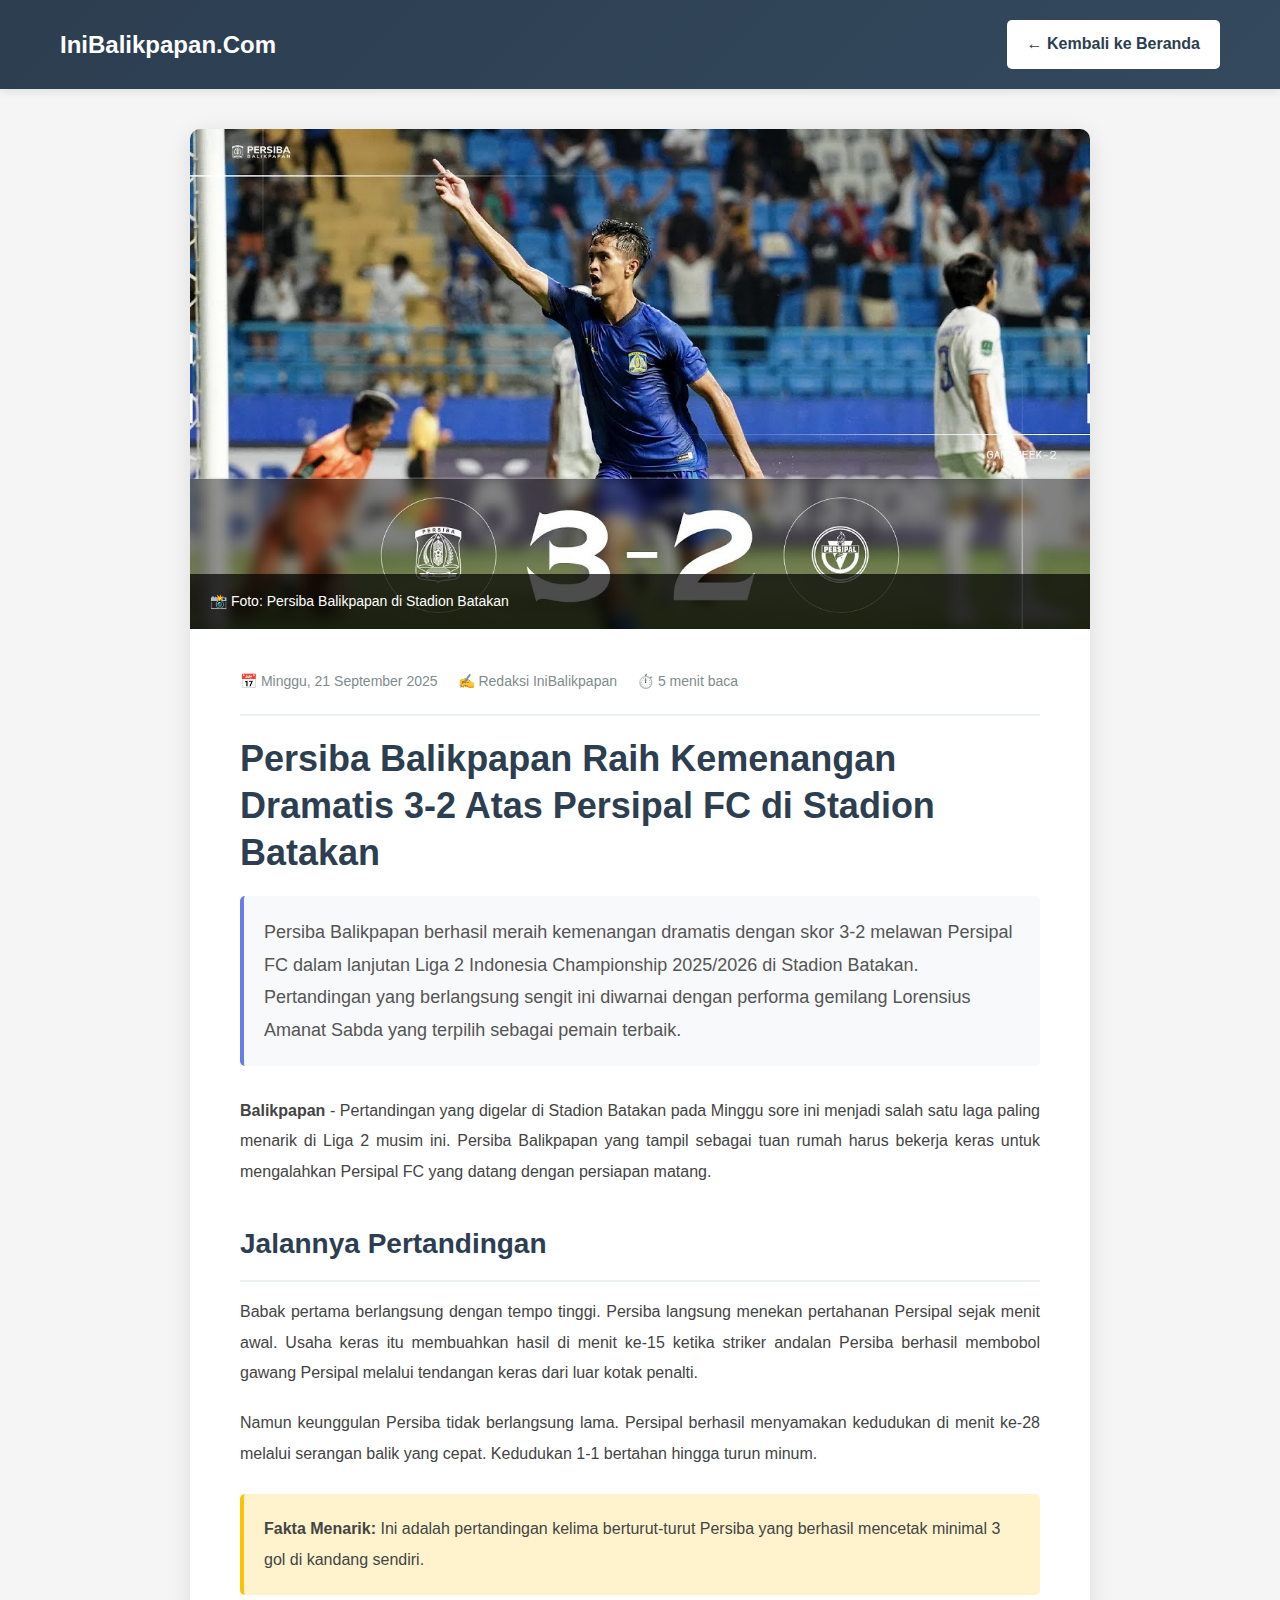
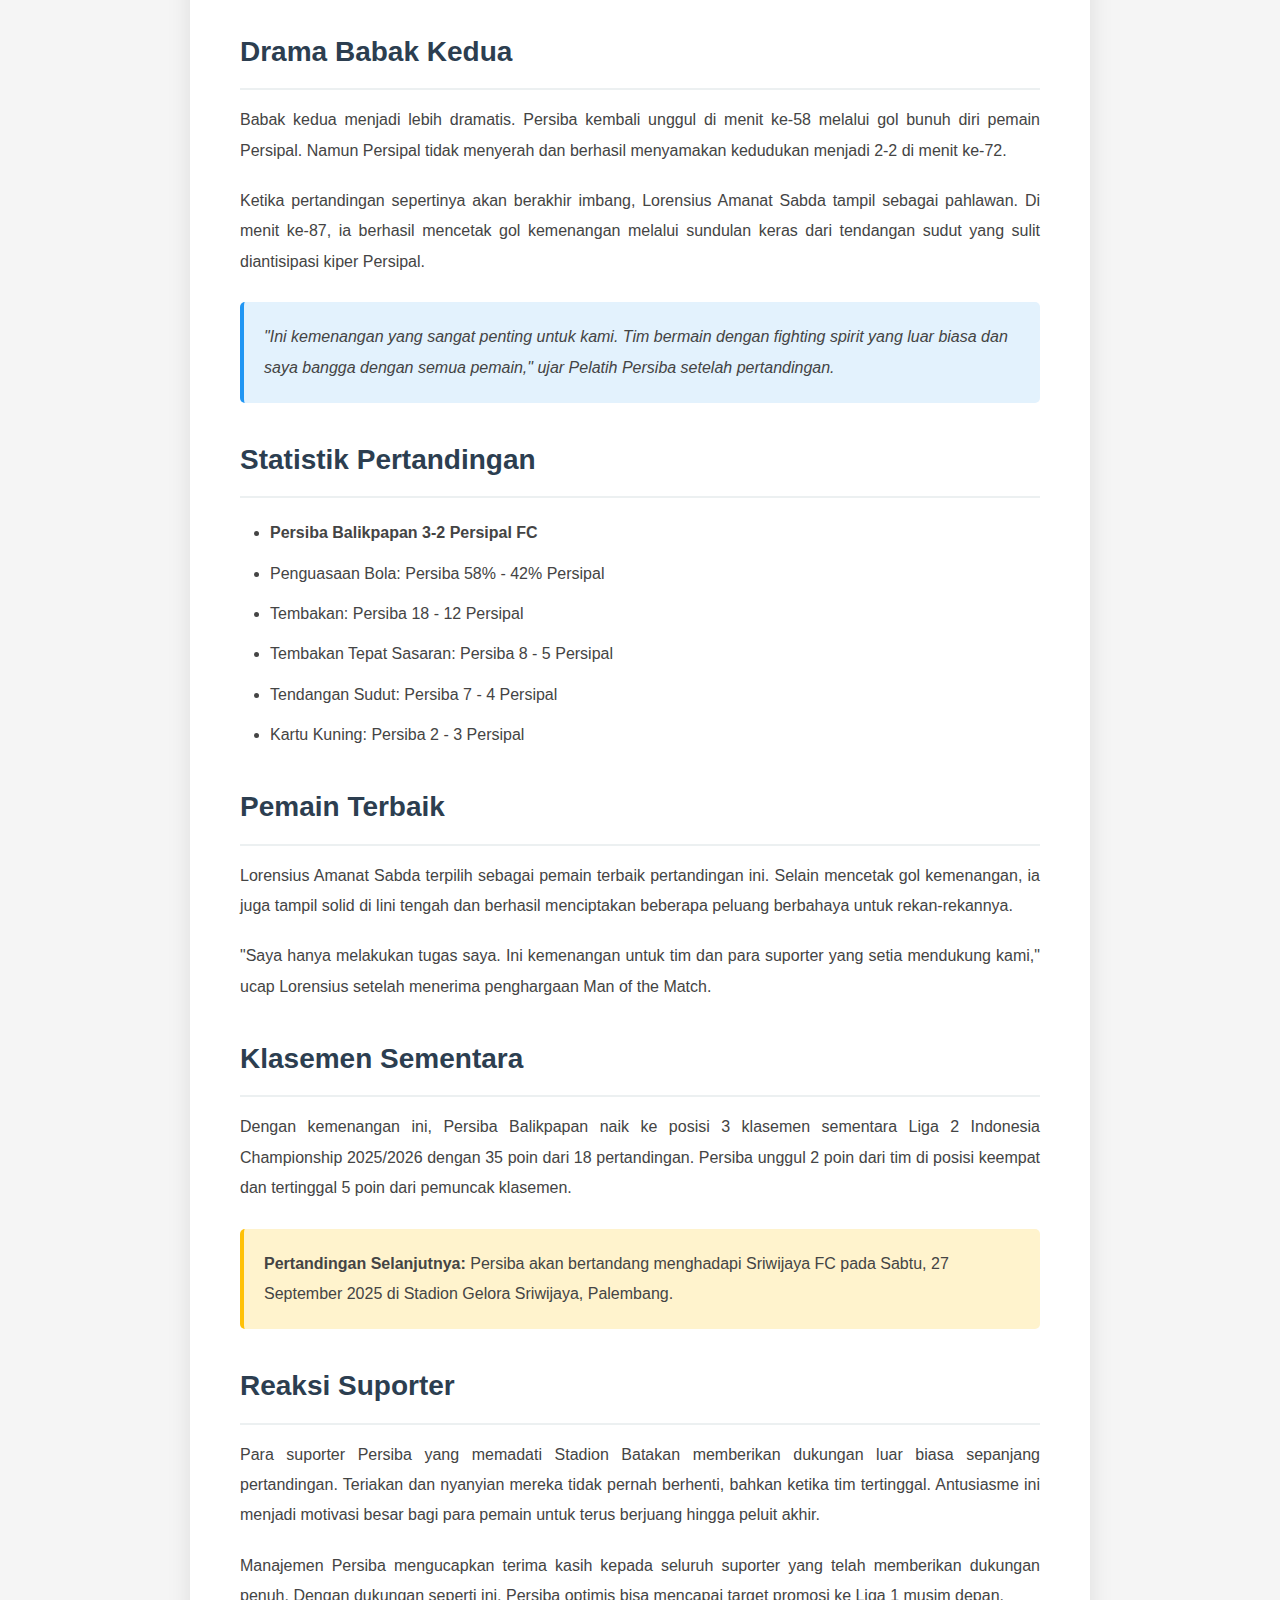
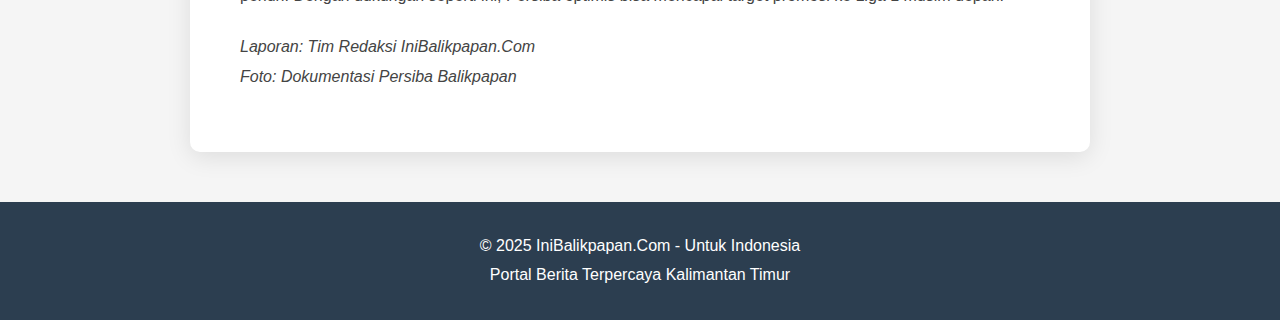
<file: berita1.html>
<!DOCTYPE html>
<html lang="id">
<head>
  <meta charset="UTF-8">
  <meta name="viewport" content="width=device-width, initial-scale=1.0">
  <title>Persiba Balikpapan Raih Kemenangan Dramatis - IniBalikpapan.Com</title>
  <style>
    * {
      margin: 0;
      padding: 0;
      box-sizing: border-box;
    }

    body {
      font-family: 'Segoe UI', Tahoma, Geneva, Verdana, sans-serif;
      line-height: 1.8;
      color: #333;
      background: #f5f5f5;
    }

    header {
      background: linear-gradient(135deg, #2c3e50 0%, #34495e 100%);
      padding: 20px 0;
      box-shadow: 0 2px 10px rgba(0,0,0,0.1);
    }

    .header-content {
      max-width: 1200px;
      margin: 0 auto;
      padding: 0 20px;
      display: flex;
      justify-content: space-between;
      align-items: center;
    }

    .logo {
      font-size: 24px;
      font-weight: bold;
      color: white;
      text-decoration: none;
    }

    .back-btn {
      padding: 10px 20px;
      background: white;
      color: #2c3e50;
      text-decoration: none;
      border-radius: 5px;
      font-weight: 600;
      transition: all 0.3s ease;
    }

    .back-btn:hover {
      background: #ecf0f1;
      transform: translateY(-2px);
    }

    .article-container {
      max-width: 900px;
      margin: 40px auto;
      background: white;
      border-radius: 10px;
      overflow: hidden;
      box-shadow: 0 5px 25px rgba(0,0,0,0.1);
    }

    .featured-image {
      width: 100%;
      height: 500px;
      position: relative;
      overflow: hidden;
    }

    .featured-image img {
      width: 100%;
      height: 100%;
      object-fit: cover;
      display: block;
    }

    .image-caption {
      position: absolute;
      bottom: 0;
      left: 0;
      right: 0;
      background: rgba(0,0,0,0.7);
      color: white;
      padding: 15px 20px;
      font-size: 14px;
    }

    .article-content {
      padding: 40px 50px;
    }

    .article-meta {
      display: flex;
      gap: 20px;
      margin-bottom: 20px;
      padding-bottom: 20px;
      border-bottom: 2px solid #ecf0f1;
      color: #7f8c8d;
      font-size: 14px;
    }

    .article-title {
      font-size: 36px;
      font-weight: bold;
      color: #2c3e50;
      margin-bottom: 20px;
      line-height: 1.3;
    }

    .article-excerpt {
      font-size: 18px;
      color: #555;
      font-weight: 500;
      margin-bottom: 30px;
      padding: 20px;
      background: #f8f9fa;
      border-left: 4px solid #667eea;
      border-radius: 5px;
    }

    .article-body {
      font-size: 16px;
      color: #444;
      line-height: 1.9;
    }

    .article-body h2 {
      font-size: 28px;
      color: #2c3e50;
      margin: 30px 0 15px;
      padding-bottom: 10px;
      border-bottom: 2px solid #ecf0f1;
    }

    .article-body h3 {
      font-size: 22px;
      color: #34495e;
      margin: 25px 0 15px;
    }

    .article-body p {
      margin-bottom: 20px;
      text-align: justify;
    }

    .article-body ul {
      margin: 20px 0 20px 30px;
    }

    .article-body li {
      margin-bottom: 10px;
    }

    .highlight-box {
      background: #fff3cd;
      border-left: 4px solid #ffc107;
      padding: 20px;
      margin: 25px 0;
      border-radius: 5px;
    }

    .quote-box {
      background: #e3f2fd;
      border-left: 4px solid #2196f3;
      padding: 20px;
      margin: 25px 0;
      font-style: italic;
      border-radius: 5px;
    }

    footer {
      background: #2c3e50;
      color: white;
      text-align: center;
      padding: 30px 20px;
      margin-top: 50px;
    }

    @media (max-width: 768px) {
      .article-content {
        padding: 30px 20px;
      }
      .article-title {
        font-size: 28px;
      }
      .featured-image {
        height: 300px;
      }
    }
  </style>
</head>
<body>

  <header>
    <div class="header-content">
      <a href="index.html" class="logo">IniBalikpapan.Com</a>
      <a href="index.html" class="back-btn">← Kembali ke Beranda</a>
    </div>
  </header>

  <div class="article-container">
    
    <div class="featured-image">
      <img src="assets/img/events/persiba.jpg" alt="Speaker" class="img-fluid">
      <div class="image-caption">
        📸 Foto: Persiba Balikpapan di Stadion Batakan
      </div>
    </div>

    <div class="article-content">
      
      <div class="article-meta">
        <span>📅 Minggu, 21 September 2025</span>
        <span>✍️ Redaksi IniBalikpapan</span>
        <span>⏱️ 5 menit baca</span>
      </div>

      <h1 class="article-title">Persiba Balikpapan Raih Kemenangan Dramatis 3-2 Atas Persipal FC di Stadion Batakan</h1>

      <div class="article-excerpt">
        Persiba Balikpapan berhasil meraih kemenangan dramatis dengan skor 3-2 melawan Persipal FC dalam lanjutan Liga 2 Indonesia Championship 2025/2026 di Stadion Batakan. Pertandingan yang berlangsung sengit ini diwarnai dengan performa gemilang Lorensius Amanat Sabda yang terpilih sebagai pemain terbaik.
      </div>

      <div class="article-body">
        
        <p><strong>Balikpapan</strong> - Pertandingan yang digelar di Stadion Batakan pada Minggu sore ini menjadi salah satu laga paling menarik di Liga 2 musim ini. Persiba Balikpapan yang tampil sebagai tuan rumah harus bekerja keras untuk mengalahkan Persipal FC yang datang dengan persiapan matang.</p>

        <h2>Jalannya Pertandingan</h2>

        <p>Babak pertama berlangsung dengan tempo tinggi. Persiba langsung menekan pertahanan Persipal sejak menit awal. Usaha keras itu membuahkan hasil di menit ke-15 ketika striker andalan Persiba berhasil membobol gawang Persipal melalui tendangan keras dari luar kotak penalti.</p>

        <p>Namun keunggulan Persiba tidak berlangsung lama. Persipal berhasil menyamakan kedudukan di menit ke-28 melalui serangan balik yang cepat. Kedudukan 1-1 bertahan hingga turun minum.</p>

        <div class="highlight-box">
          <strong>Fakta Menarik:</strong> Ini adalah pertandingan kelima berturut-turut Persiba yang berhasil mencetak minimal 3 gol di kandang sendiri.
        </div>

        <h2>Drama Babak Kedua</h2>

        <p>Babak kedua menjadi lebih dramatis. Persiba kembali unggul di menit ke-58 melalui gol bunuh diri pemain Persipal. Namun Persipal tidak menyerah dan berhasil menyamakan kedudukan menjadi 2-2 di menit ke-72.</p>

        <p>Ketika pertandingan sepertinya akan berakhir imbang, Lorensius Amanat Sabda tampil sebagai pahlawan. Di menit ke-87, ia berhasil mencetak gol kemenangan melalui sundulan keras dari tendangan sudut yang sulit diantisipasi kiper Persipal.</p>

        <div class="quote-box">
          "Ini kemenangan yang sangat penting untuk kami. Tim bermain dengan fighting spirit yang luar biasa dan saya bangga dengan semua pemain," ujar Pelatih Persiba setelah pertandingan.
        </div>

        <h2>Statistik Pertandingan</h2>

        <ul>
          <li><strong>Persiba Balikpapan 3-2 Persipal FC</strong></li>
          <li>Penguasaan Bola: Persiba 58% - 42% Persipal</li>
          <li>Tembakan: Persiba 18 - 12 Persipal</li>
          <li>Tembakan Tepat Sasaran: Persiba 8 - 5 Persipal</li>
          <li>Tendangan Sudut: Persiba 7 - 4 Persipal</li>
          <li>Kartu Kuning: Persiba 2 - 3 Persipal</li>
        </ul>

        <h2>Pemain Terbaik</h2>

        <p>Lorensius Amanat Sabda terpilih sebagai pemain terbaik pertandingan ini. Selain mencetak gol kemenangan, ia juga tampil solid di lini tengah dan berhasil menciptakan beberapa peluang berbahaya untuk rekan-rekannya.</p>

        <p>"Saya hanya melakukan tugas saya. Ini kemenangan untuk tim dan para suporter yang setia mendukung kami," ucap Lorensius setelah menerima penghargaan Man of the Match.</p>

        <h2>Klasemen Sementara</h2>

        <p>Dengan kemenangan ini, Persiba Balikpapan naik ke posisi 3 klasemen sementara Liga 2 Indonesia Championship 2025/2026 dengan 35 poin dari 18 pertandingan. Persiba unggul 2 poin dari tim di posisi keempat dan tertinggal 5 poin dari pemuncak klasemen.</p>

        <div class="highlight-box">
          <strong>Pertandingan Selanjutnya:</strong> Persiba akan bertandang menghadapi Sriwijaya FC pada Sabtu, 27 September 2025 di Stadion Gelora Sriwijaya, Palembang.
        </div>

        <h2>Reaksi Suporter</h2>

        <p>Para suporter Persiba yang memadati Stadion Batakan memberikan dukungan luar biasa sepanjang pertandingan. Teriakan dan nyanyian mereka tidak pernah berhenti, bahkan ketika tim tertinggal. Antusiasme ini menjadi motivasi besar bagi para pemain untuk terus berjuang hingga peluit akhir.</p>

        <p>Manajemen Persiba mengucapkan terima kasih kepada seluruh suporter yang telah memberikan dukungan penuh. Dengan dukungan seperti ini, Persiba optimis bisa mencapai target promosi ke Liga 1 musim depan.</p>

        <p><em>Laporan: Tim Redaksi IniBalikpapan.Com<br>Foto: Dokumentasi Persiba Balikpapan</em></p>

      </div>

    </div>

  </div>

  <footer>
    <p>&copy; 2025 IniBalikpapan.Com - Untuk Indonesia</p>
    <p>Portal Berita Terpercaya Kalimantan Timur</p>
  </footer>

</body>
</html>
</file>
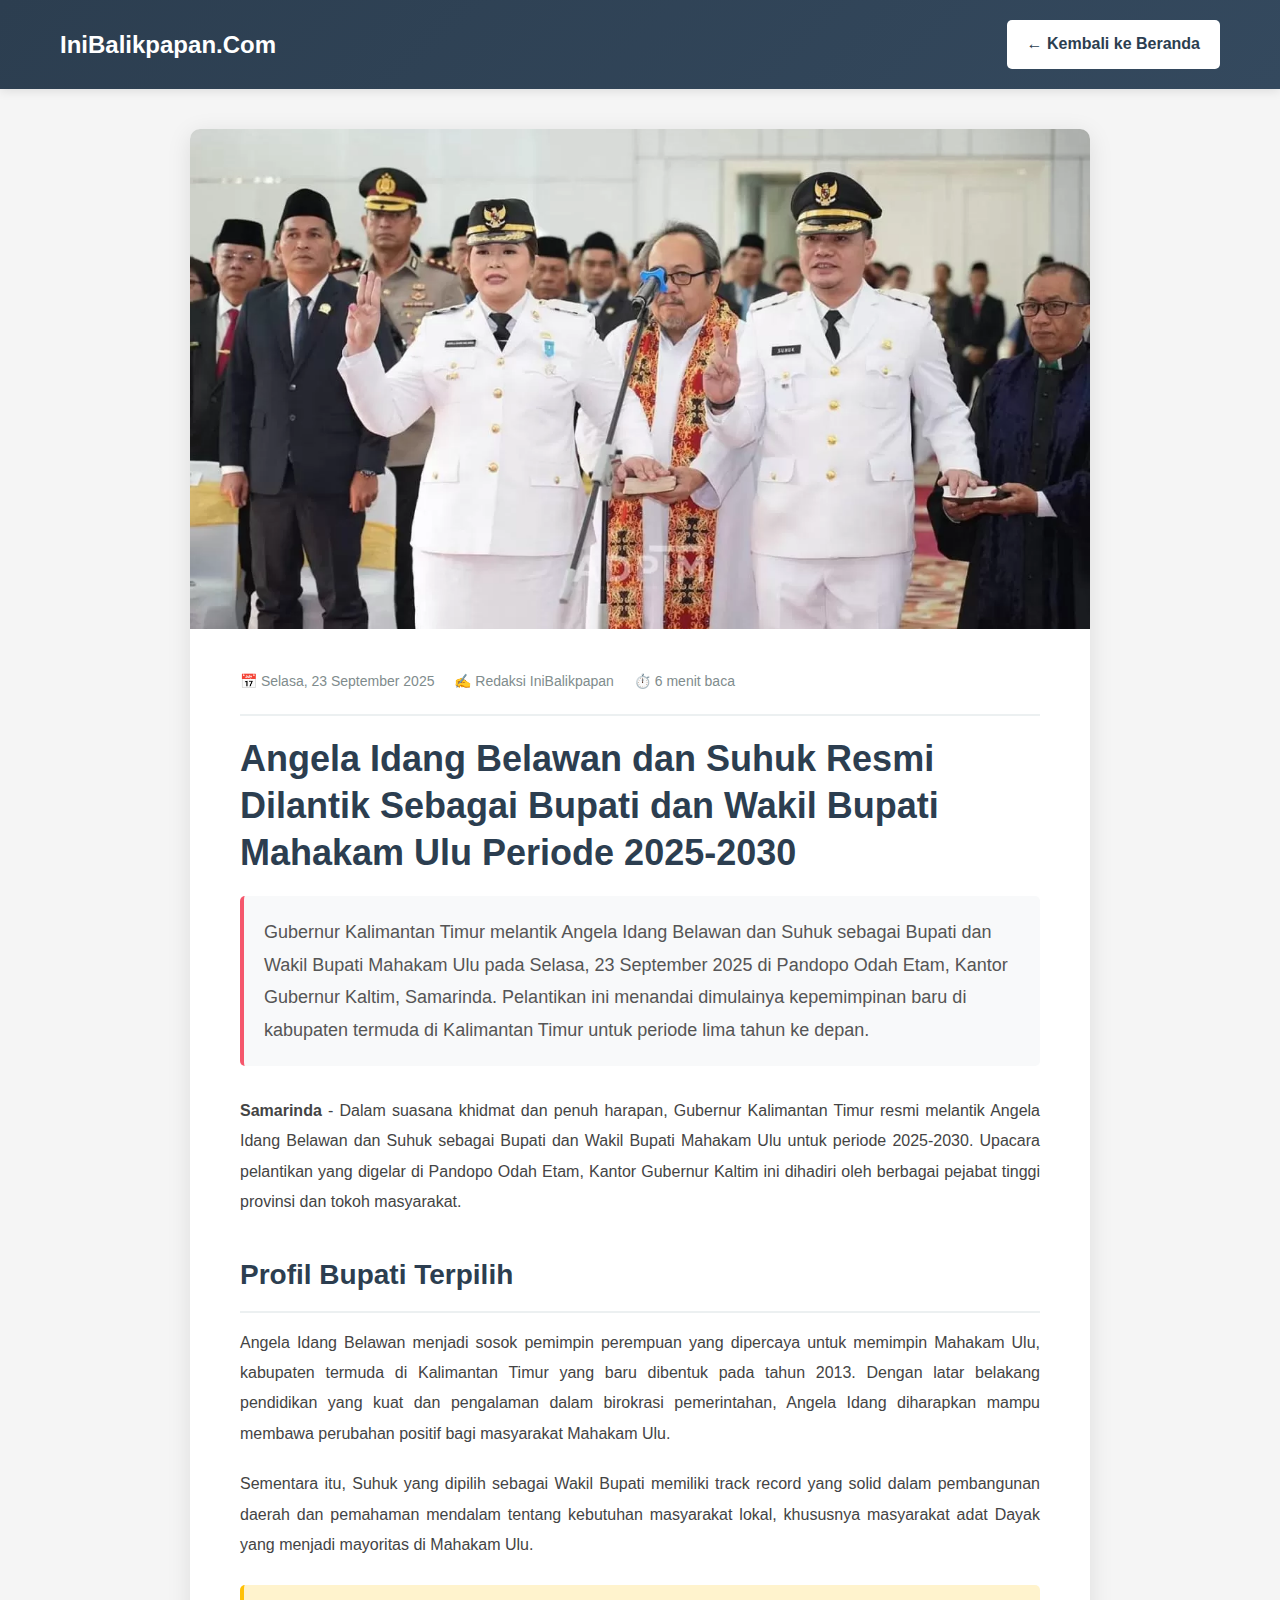
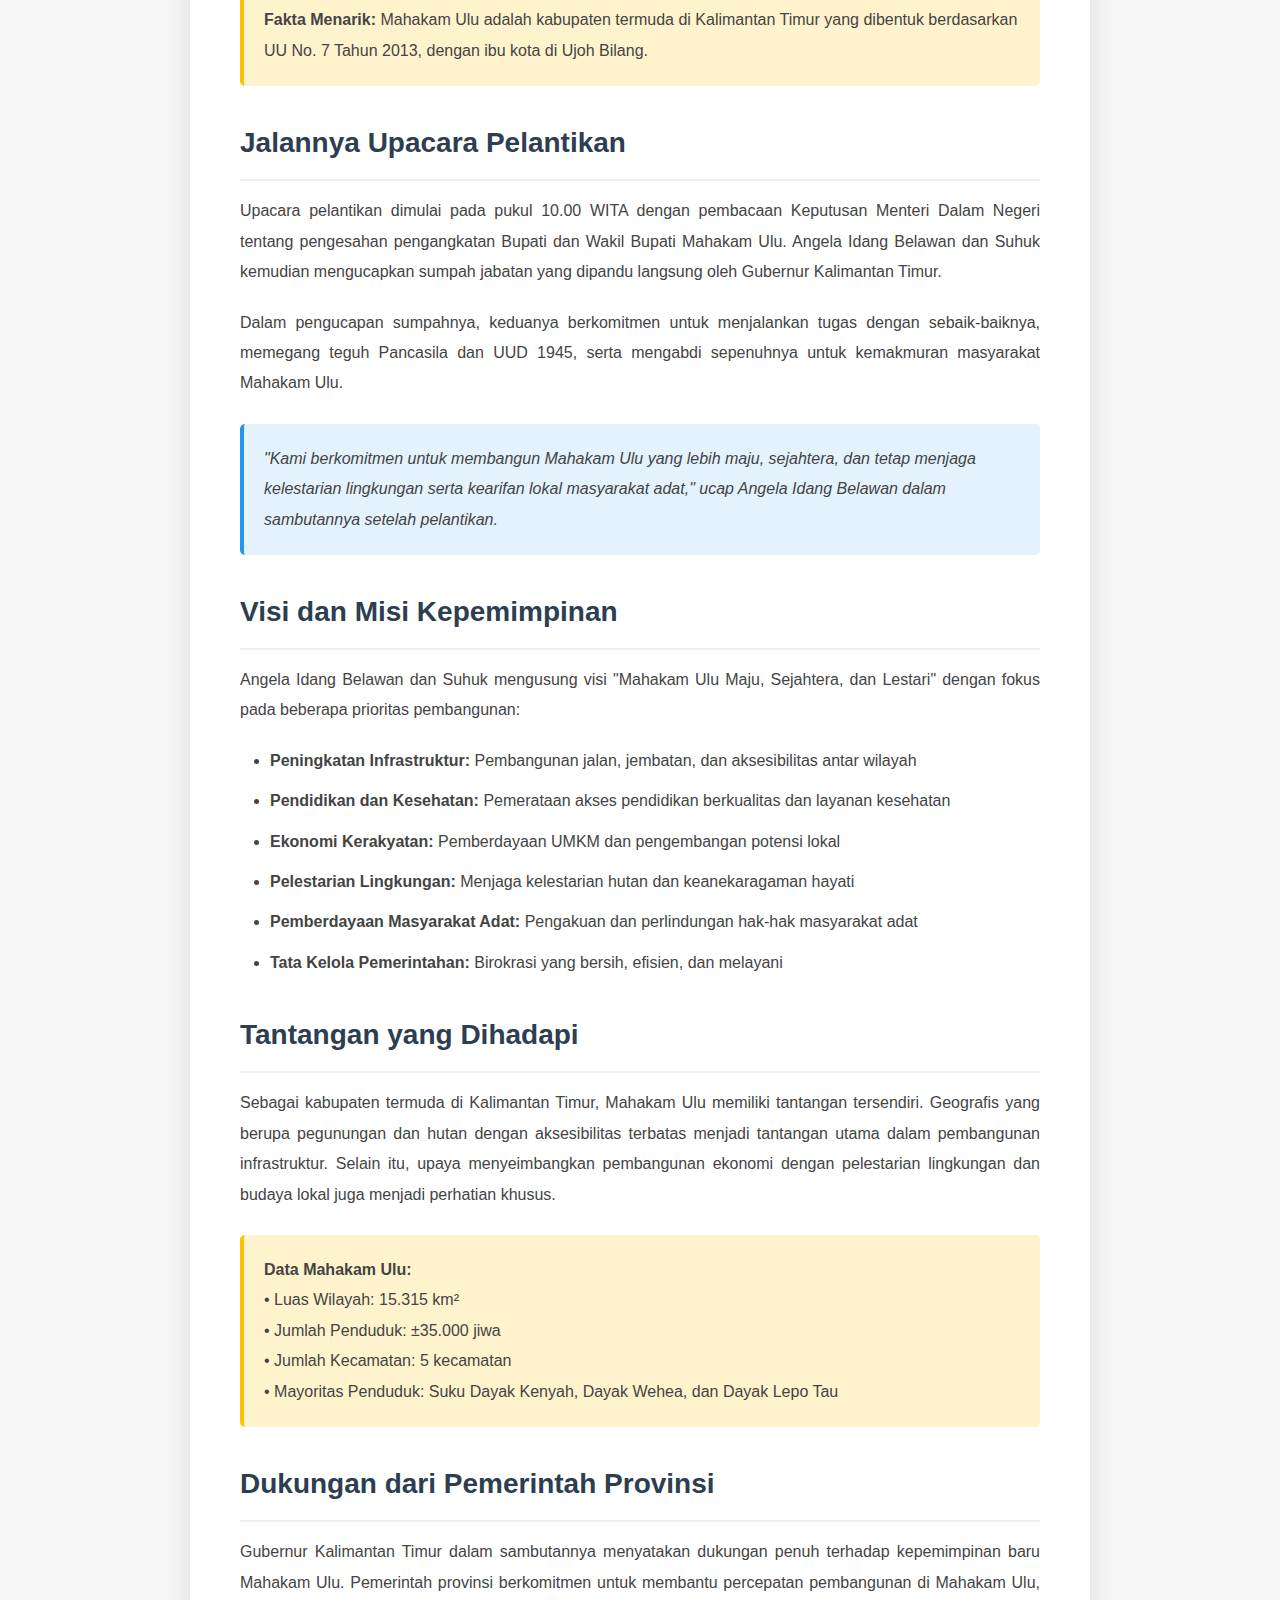
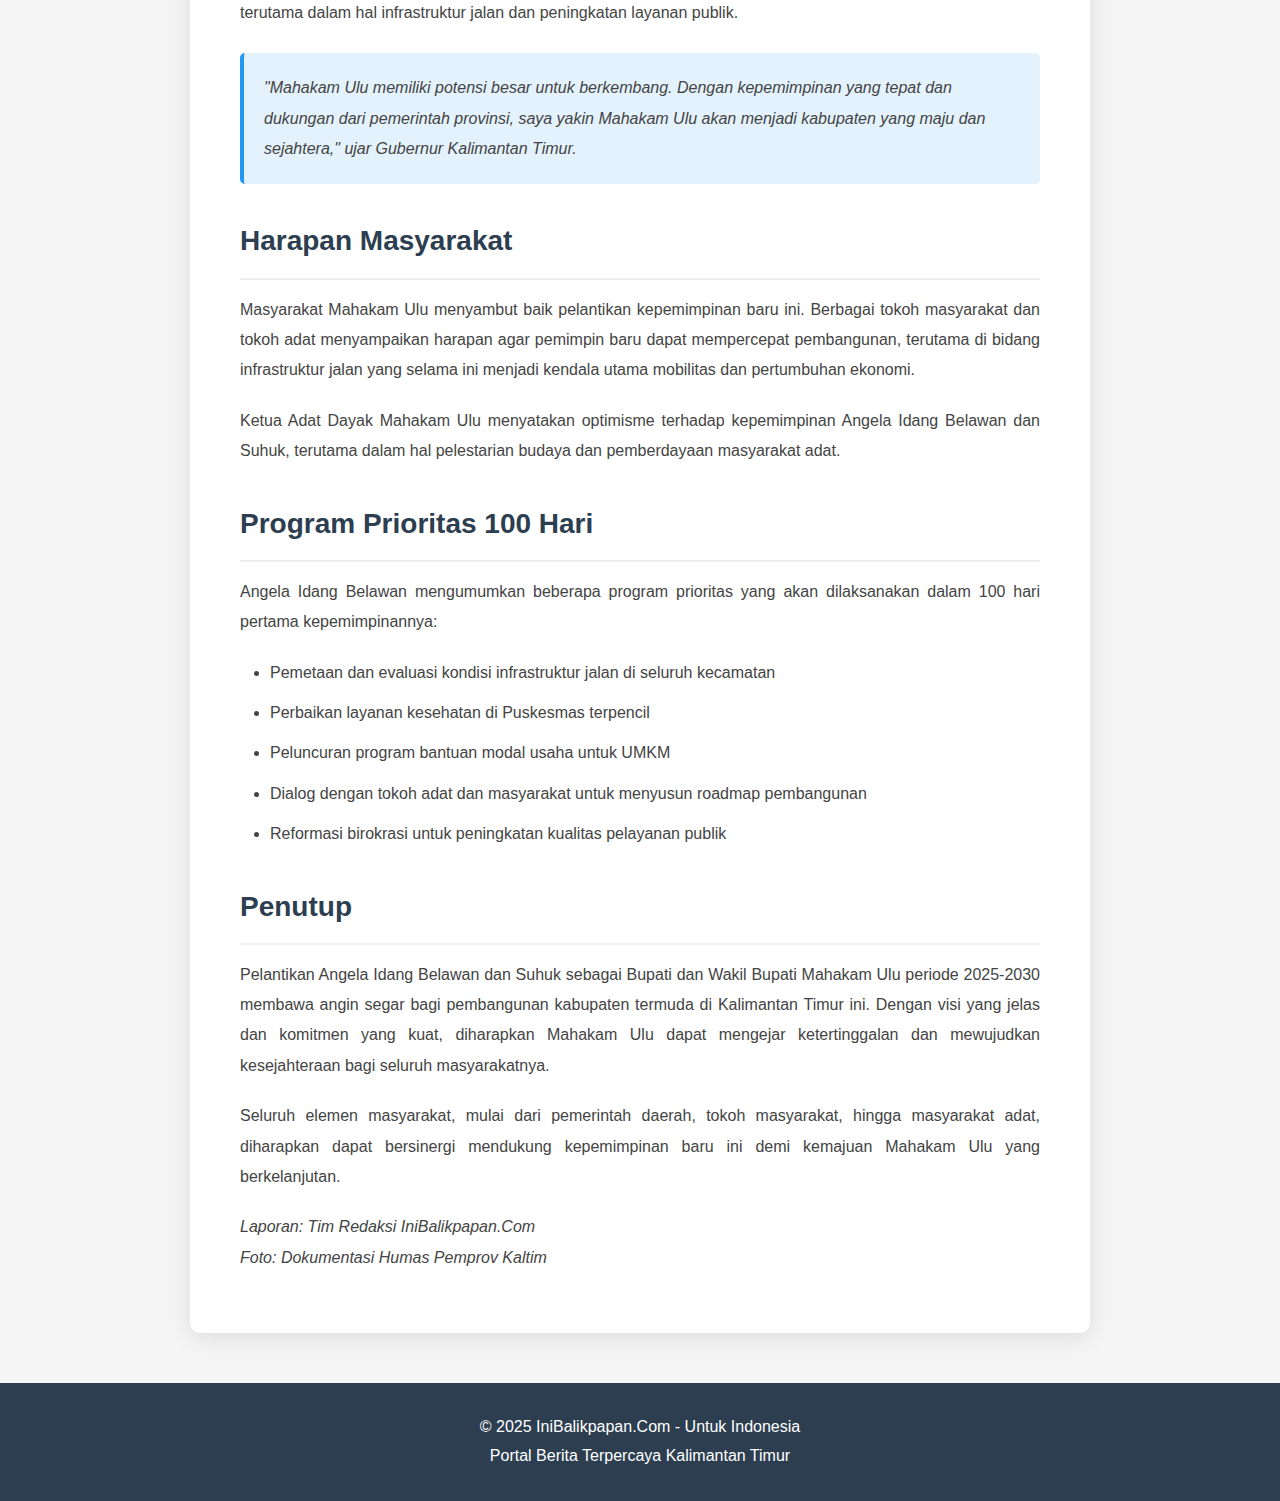
<file: berita2.html>
<!DOCTYPE html>
<html lang="id">
<head>
  <meta charset="UTF-8">
  <meta name="viewport" content="width=device-width, initial-scale=1.0">
  <title>Angela Idang Belawan Dilantik Sebagai Bupati Mahakam Ulu - IniBalikpapan.Com</title>
  <style>
    * {
      margin: 0;
      padding: 0;
      box-sizing: border-box;
    }

    body {
      font-family: 'Segoe UI', Tahoma, Geneva, Verdana, sans-serif;
      line-height: 1.8;
      color: #333;
      background: #f5f5f5;
    }

    header {
      background: linear-gradient(135deg, #2c3e50 0%, #34495e 100%);
      padding: 20px 0;
      box-shadow: 0 2px 10px rgba(0,0,0,0.1);
    }

    .header-content {
      max-width: 1200px;
      margin: 0 auto;
      padding: 0 20px;
      display: flex;
      justify-content: space-between;
      align-items: center;
    }

    .logo {
      font-size: 24px;
      font-weight: bold;
      color: white;
      text-decoration: none;
    }

    .back-btn {
      padding: 10px 20px;
      background: white;
      color: #2c3e50;
      text-decoration: none;
      border-radius: 5px;
      font-weight: 600;
      transition: all 0.3s ease;
    }

    .back-btn:hover {
      background: #ecf0f1;
      transform: translateY(-2px);
    }

    .article-container {
      max-width: 900px;
      margin: 40px auto;
      background: white;
      border-radius: 10px;
      overflow: hidden;
      box-shadow: 0 5px 25px rgba(0,0,0,0.1);
    }

    .featured-image-real {
      width: 100%;
      height: 500px;
      overflow: hidden;
      background: #f0f0f0;
    }

    .featured-image-real img {
      width: 100%;
      height: 100%;
      object-fit: cover;
    }

    .img-fluid {
      max-width: 100%;
      height: auto;
      display: block;
    }

    .article-content {
      padding: 40px 50px;
    }

    .article-meta {
      display: flex;
      gap: 20px;
      margin-bottom: 20px;
      padding-bottom: 20px;
      border-bottom: 2px solid #ecf0f1;
      color: #7f8c8d;
      font-size: 14px;
    }

    .article-title {
      font-size: 36px;
      font-weight: bold;
      color: #2c3e50;
      margin-bottom: 20px;
      line-height: 1.3;
    }

    .article-excerpt {
      font-size: 18px;
      color: #555;
      font-weight: 500;
      margin-bottom: 30px;
      padding: 20px;
      background: #f8f9fa;
      border-left: 4px solid #f5576c;
      border-radius: 5px;
    }

    .article-body {
      font-size: 16px;
      color: #444;
      line-height: 1.9;
    }

    .article-body h2 {
      font-size: 28px;
      color: #2c3e50;
      margin: 30px 0 15px;
      padding-bottom: 10px;
      border-bottom: 2px solid #ecf0f1;
    }

    .article-body h3 {
      font-size: 22px;
      color: #34495e;
      margin: 25px 0 15px;
    }

    .article-body p {
      margin-bottom: 20px;
      text-align: justify;
    }

    .article-body ul {
      margin: 20px 0 20px 30px;
    }

    .article-body li {
      margin-bottom: 10px;
    }

    .highlight-box {
      background: #fff3cd;
      border-left: 4px solid #ffc107;
      padding: 20px;
      margin: 25px 0;
      border-radius: 5px;
    }

    .quote-box {
      background: #e3f2fd;
      border-left: 4px solid #2196f3;
      padding: 20px;
      margin: 25px 0;
      font-style: italic;
      border-radius: 5px;
    }

    footer {
      background: #2c3e50;
      color: white;
      text-align: center;
      padding: 30px 20px;
      margin-top: 50px;
    }

    @media (max-width: 768px) {
      .article-content {
        padding: 30px 20px;
      }
      .article-title {
        font-size: 28px;
      }
      .featured-image-real {
        height: 300px;
      }
    }
  </style>
</head>
<body>

  <header>
    <div class="header-content">
      <a href="index.html" class="logo">IniBalikpapan.Com</a>
      <a href="index.html" class="back-btn">← Kembali ke Beranda</a>
    </div>
  </header>

  <div class="article-container">
    
    <div class="featured-image-real">
      <img src="assets/img/events/angle.webp" alt="Pelantikan Angela Idang Belawan" class="img-fluid">
    </div>

    <div class="article-content">
      
      <div class="article-meta">
        <span>📅 Selasa, 23 September 2025</span>
        <span>✍️ Redaksi IniBalikpapan</span>
        <span>⏱️ 6 menit baca</span>
      </div>

      <h1 class="article-title">Angela Idang Belawan dan Suhuk Resmi Dilantik Sebagai Bupati dan Wakil Bupati Mahakam Ulu Periode 2025-2030</h1>

      <div class="article-excerpt">
        Gubernur Kalimantan Timur melantik Angela Idang Belawan dan Suhuk sebagai Bupati dan Wakil Bupati Mahakam Ulu pada Selasa, 23 September 2025 di Pandopo Odah Etam, Kantor Gubernur Kaltim, Samarinda. Pelantikan ini menandai dimulainya kepemimpinan baru di kabupaten termuda di Kalimantan Timur untuk periode lima tahun ke depan.
      </div>

      <div class="article-body">
        
        <p><strong>Samarinda</strong> - Dalam suasana khidmat dan penuh harapan, Gubernur Kalimantan Timur resmi melantik Angela Idang Belawan dan Suhuk sebagai Bupati dan Wakil Bupati Mahakam Ulu untuk periode 2025-2030. Upacara pelantikan yang digelar di Pandopo Odah Etam, Kantor Gubernur Kaltim ini dihadiri oleh berbagai pejabat tinggi provinsi dan tokoh masyarakat.</p>

        <h2>Profil Bupati Terpilih</h2>

        <p>Angela Idang Belawan menjadi sosok pemimpin perempuan yang dipercaya untuk memimpin Mahakam Ulu, kabupaten termuda di Kalimantan Timur yang baru dibentuk pada tahun 2013. Dengan latar belakang pendidikan yang kuat dan pengalaman dalam birokrasi pemerintahan, Angela Idang diharapkan mampu membawa perubahan positif bagi masyarakat Mahakam Ulu.</p>

        <p>Sementara itu, Suhuk yang dipilih sebagai Wakil Bupati memiliki track record yang solid dalam pembangunan daerah dan pemahaman mendalam tentang kebutuhan masyarakat lokal, khususnya masyarakat adat Dayak yang menjadi mayoritas di Mahakam Ulu.</p>

        <div class="highlight-box">
          <strong>Fakta Menarik:</strong> Mahakam Ulu adalah kabupaten termuda di Kalimantan Timur yang dibentuk berdasarkan UU No. 7 Tahun 2013, dengan ibu kota di Ujoh Bilang.
        </div>

        <h2>Jalannya Upacara Pelantikan</h2>

        <p>Upacara pelantikan dimulai pada pukul 10.00 WITA dengan pembacaan Keputusan Menteri Dalam Negeri tentang pengesahan pengangkatan Bupati dan Wakil Bupati Mahakam Ulu. Angela Idang Belawan dan Suhuk kemudian mengucapkan sumpah jabatan yang dipandu langsung oleh Gubernur Kalimantan Timur.</p>

        <p>Dalam pengucapan sumpahnya, keduanya berkomitmen untuk menjalankan tugas dengan sebaik-baiknya, memegang teguh Pancasila dan UUD 1945, serta mengabdi sepenuhnya untuk kemakmuran masyarakat Mahakam Ulu.</p>

        <div class="quote-box">
          "Kami berkomitmen untuk membangun Mahakam Ulu yang lebih maju, sejahtera, dan tetap menjaga kelestarian lingkungan serta kearifan lokal masyarakat adat," ucap Angela Idang Belawan dalam sambutannya setelah pelantikan.
        </div>

        <h2>Visi dan Misi Kepemimpinan</h2>

        <p>Angela Idang Belawan dan Suhuk mengusung visi "Mahakam Ulu Maju, Sejahtera, dan Lestari" dengan fokus pada beberapa prioritas pembangunan:</p>

        <ul>
          <li><strong>Peningkatan Infrastruktur:</strong> Pembangunan jalan, jembatan, dan aksesibilitas antar wilayah</li>
          <li><strong>Pendidikan dan Kesehatan:</strong> Pemerataan akses pendidikan berkualitas dan layanan kesehatan</li>
          <li><strong>Ekonomi Kerakyatan:</strong> Pemberdayaan UMKM dan pengembangan potensi lokal</li>
          <li><strong>Pelestarian Lingkungan:</strong> Menjaga kelestarian hutan dan keanekaragaman hayati</li>
          <li><strong>Pemberdayaan Masyarakat Adat:</strong> Pengakuan dan perlindungan hak-hak masyarakat adat</li>
          <li><strong>Tata Kelola Pemerintahan:</strong> Birokrasi yang bersih, efisien, dan melayani</li>
        </ul>

        <h2>Tantangan yang Dihadapi</h2>

        <p>Sebagai kabupaten termuda di Kalimantan Timur, Mahakam Ulu memiliki tantangan tersendiri. Geografis yang berupa pegunungan dan hutan dengan aksesibilitas terbatas menjadi tantangan utama dalam pembangunan infrastruktur. Selain itu, upaya menyeimbangkan pembangunan ekonomi dengan pelestarian lingkungan dan budaya lokal juga menjadi perhatian khusus.</p>

        <div class="highlight-box">
          <strong>Data Mahakam Ulu:</strong><br>
          • Luas Wilayah: 15.315 km²<br>
          • Jumlah Penduduk: ±35.000 jiwa<br>
          • Jumlah Kecamatan: 5 kecamatan<br>
          • Mayoritas Penduduk: Suku Dayak Kenyah, Dayak Wehea, dan Dayak Lepo Tau
        </div>

        <h2>Dukungan dari Pemerintah Provinsi</h2>

        <p>Gubernur Kalimantan Timur dalam sambutannya menyatakan dukungan penuh terhadap kepemimpinan baru Mahakam Ulu. Pemerintah provinsi berkomitmen untuk membantu percepatan pembangunan di Mahakam Ulu, terutama dalam hal infrastruktur jalan dan peningkatan layanan publik.</p>

        <div class="quote-box">
          "Mahakam Ulu memiliki potensi besar untuk berkembang. Dengan kepemimpinan yang tepat dan dukungan dari pemerintah provinsi, saya yakin Mahakam Ulu akan menjadi kabupaten yang maju dan sejahtera," ujar Gubernur Kalimantan Timur.
        </div>

        <h2>Harapan Masyarakat</h2>

        <p>Masyarakat Mahakam Ulu menyambut baik pelantikan kepemimpinan baru ini. Berbagai tokoh masyarakat dan tokoh adat menyampaikan harapan agar pemimpin baru dapat mempercepat pembangunan, terutama di bidang infrastruktur jalan yang selama ini menjadi kendala utama mobilitas dan pertumbuhan ekonomi.</p>

        <p>Ketua Adat Dayak Mahakam Ulu menyatakan optimisme terhadap kepemimpinan Angela Idang Belawan dan Suhuk, terutama dalam hal pelestarian budaya dan pemberdayaan masyarakat adat.</p>

        <h2>Program Prioritas 100 Hari</h2>

        <p>Angela Idang Belawan mengumumkan beberapa program prioritas yang akan dilaksanakan dalam 100 hari pertama kepemimpinannya:</p>

        <ul>
          <li>Pemetaan dan evaluasi kondisi infrastruktur jalan di seluruh kecamatan</li>
          <li>Perbaikan layanan kesehatan di Puskesmas terpencil</li>
          <li>Peluncuran program bantuan modal usaha untuk UMKM</li>
          <li>Dialog dengan tokoh adat dan masyarakat untuk menyusun roadmap pembangunan</li>
          <li>Reformasi birokrasi untuk peningkatan kualitas pelayanan publik</li>
        </ul>

        <h2>Penutup</h2>

        <p>Pelantikan Angela Idang Belawan dan Suhuk sebagai Bupati dan Wakil Bupati Mahakam Ulu periode 2025-2030 membawa angin segar bagi pembangunan kabupaten termuda di Kalimantan Timur ini. Dengan visi yang jelas dan komitmen yang kuat, diharapkan Mahakam Ulu dapat mengejar ketertinggalan dan mewujudkan kesejahteraan bagi seluruh masyarakatnya.</p>

        <p>Seluruh elemen masyarakat, mulai dari pemerintah daerah, tokoh masyarakat, hingga masyarakat adat, diharapkan dapat bersinergi mendukung kepemimpinan baru ini demi kemajuan Mahakam Ulu yang berkelanjutan.</p>

        <p><em>Laporan: Tim Redaksi IniBalikpapan.Com<br>Foto: Dokumentasi Humas Pemprov Kaltim</em></p>

      </div>

    </div>

  </div>

  <footer>
    <p>&copy; 2025 IniBalikpapan.Com - Untuk Indonesia</p>
    <p>Portal Berita Terpercaya Kalimantan Timur</p>
  </footer>

</body>
</html>
</file>
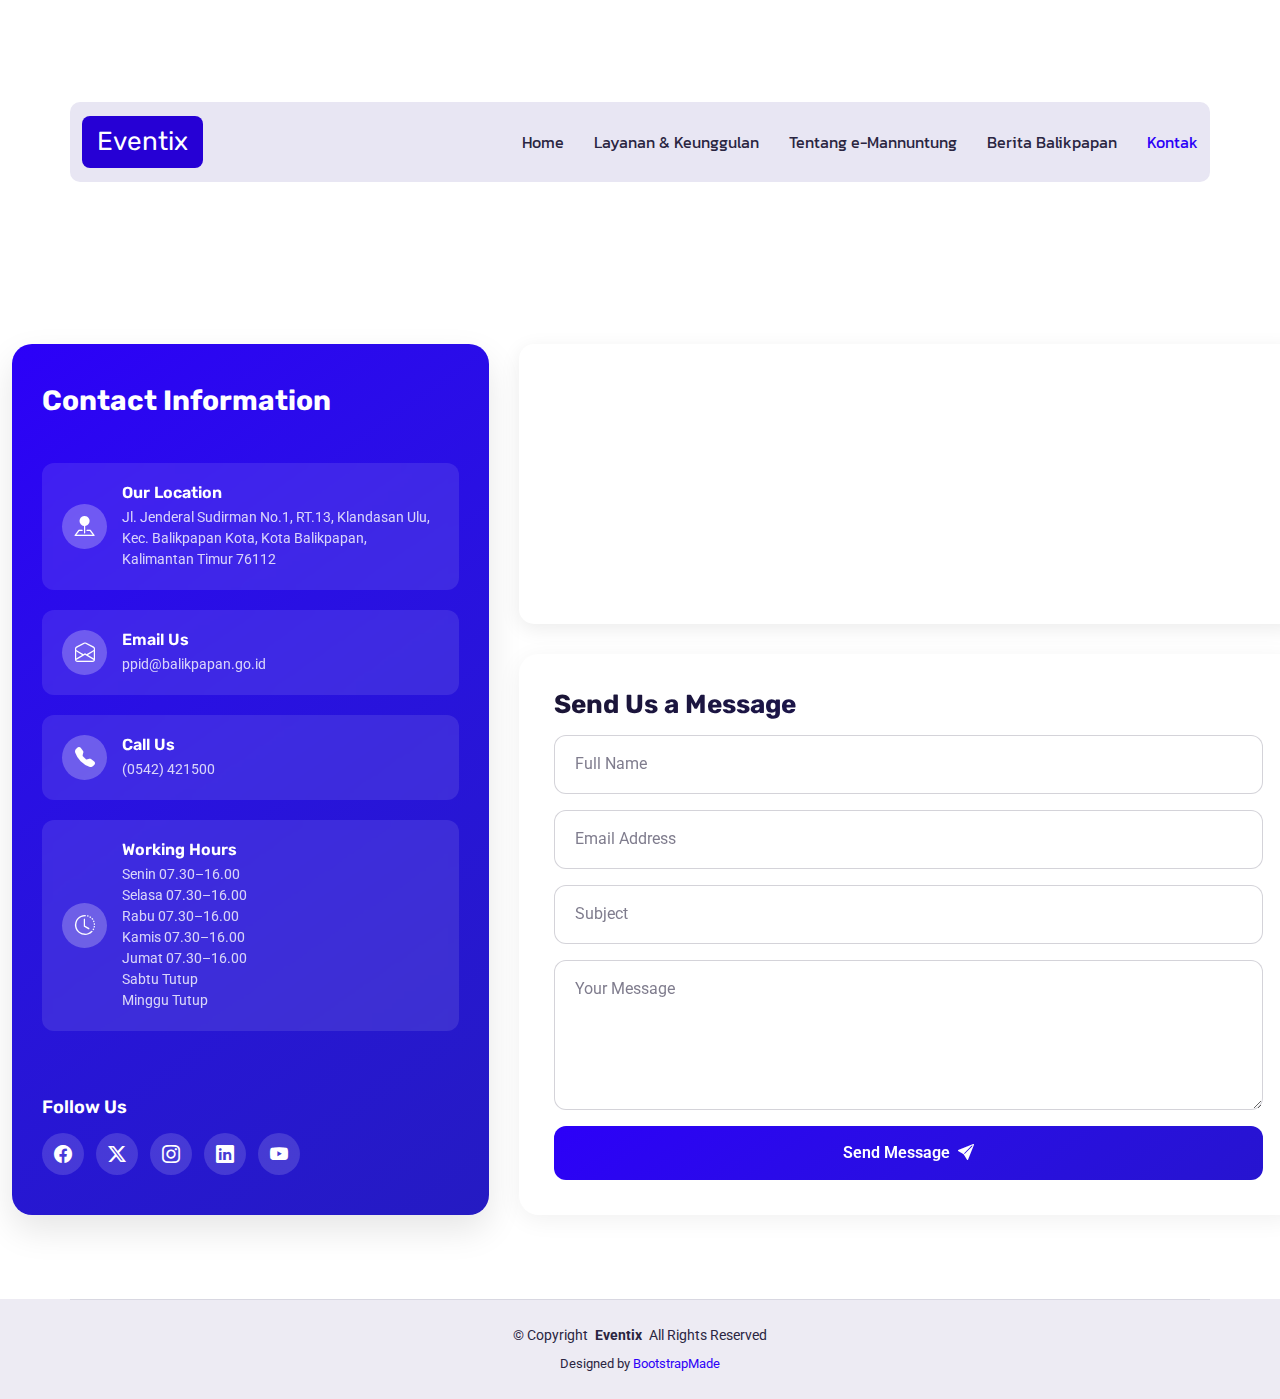
<file: contact.html>
<!DOCTYPE html>
<html lang="en">

<head>
  <meta charset="utf-8">
  <meta content="width=device-width, initial-scale=1.0" name="viewport">
  <title>Contact - Eventix Bootstrap Template</title>
  <meta name="description" content="">
  <meta name="keywords" content="">

  <!-- Favicons -->
  <link href="assets/img/favicon.png" rel="icon">
  <link href="assets/img/apple-touch-icon.png" rel="apple-touch-icon">

  <!-- Fonts -->
  <link href="https://fonts.googleapis.com" rel="preconnect">
  <link href="https://fonts.gstatic.com" rel="preconnect" crossorigin>
  <link href="https://fonts.googleapis.com/css2?family=Roboto:ital,wght@0,100;0,300;0,400;0,500;0,700;0,900;1,100;1,300;1,400;1,500;1,700;1,900&family=Rubik:ital,wght@0,300;0,400;0,500;0,600;0,700;0,800;0,900;1,300;1,400;1,500;1,600;1,700;1,800;1,900&family=Kanit:ital,wght@0,100;0,200;0,300;0,400;0,500;0,600;0,700;0,800;0,900;1,100;1,200;1,300;1,400;1,500;1,600;1,700;1,800;1,900&display=swap" rel="stylesheet">

  <!-- Vendor CSS Files -->
  <link href="assets/vendor/bootstrap/css/bootstrap.min.css" rel="stylesheet">
  <link href="assets/vendor/bootstrap-icons/bootstrap-icons.css" rel="stylesheet">
  <link href="assets/vendor/aos/aos.css" rel="stylesheet">
  <link href="assets/vendor/swiper/swiper-bundle.min.css" rel="stylesheet">
  <link href="assets/vendor/glightbox/css/glightbox.min.css" rel="stylesheet">

  <!-- Main CSS File -->
  <link href="assets/css/main.css" rel="stylesheet">

  <!-- =======================================================
  * Template Name: Eventix
  * Template URL: https://bootstrapmade.com/eventix-bootstrap-events-website-template/
  * Updated: Sep 06 2025 with Bootstrap v5.3.8
  * Author: BootstrapMade.com
  * License: https://bootstrapmade.com/license/
  ======================================================== -->
</head>

<body class="contact-page">

  <header id="header" class="header d-flex align-items-center sticky-top">
    <div class="header-container container-fluid container-xl position-relative d-flex align-items-center justify-content-between">

      <a href="index.html" class="logo d-flex align-items-center">
        <!-- Uncomment the line below if you also wish to use an image logo -->
        <!-- <img src="assets/img/logo.webp" alt=""> -->
        <h1 class="sitename">Eventix</h1>
      </a>

<nav id="navmenu" class="navmenu">
  <ul>
    <li><a href="index.html">Home</a></li>
    <li><a href="index.html#layanan">Layanan & Keunggulan</a></li>
    <li><a href="index.html#tentang">Tentang e-Mannuntung</a></li>
    <li><a href="index.html#berita">Berita Balikpapan</a></li>
    <li><a href="contact.html" class="active">Kontak</a></li>
  </ul>
  <i class="mobile-nav-toggle d-xl-none bi bi-list"></i>
</nav>

    </div>
  </header>

  <main class="main">

    <!-- Contact Section -->
    <section id="contact" class="contact section">

      <div class="container">
        <div class="contact-wrapper">
          <div class="contact-info-panel">
            <div class="contact-info-header">
              <h3>Contact Information</h3>
            </div>

            <div class="contact-info-cards">
              <div class="info-card">
                <div class="icon-container">
                  <i class="bi bi-pin-map-fill"></i>
                </div>
                <div class="card-content">
                  <h4>Our Location</h4>
                  <p>Jl. Jenderal Sudirman No.1, RT.13, Klandasan Ulu, Kec. Balikpapan Kota, Kota Balikpapan, Kalimantan Timur 76112</p>
                </div>
              </div>

              <div class="info-card">
                <div class="icon-container">
                  <i class="bi bi-envelope-open"></i>
                </div>
                <div class="card-content">
                  <h4>Email Us</h4>
                  <p>ppid@balikpapan.go.id</p>
                </div>
              </div>

              <div class="info-card">
                <div class="icon-container">
                  <i class="bi bi-telephone-fill"></i>
                </div>
                <div class="card-content">
                  <h4>Call Us</h4>
                  <p>(0542) 421500</p>
                </div>
              </div>

              <div class="info-card">
                <div class="icon-container">
                  <i class="bi bi-clock-history"></i>
                </div>
                <div class="card-content">
                  <h4>Working Hours</h4>
                  <p>Senin 07.30–16.00</p>
                  <p>Selasa 07.30–16.00</p>
                  <p>Rabu 07.30–16.00</p>
                  <p>Kamis 07.30–16.00</p>
                  <p>Jumat 07.30–16.00</p>
                  <p>Sabtu Tutup</p>
                  <p>Minggu Tutup</p>
                </div>
              </div>
            </div>

            <div class="social-links-panel">
              <h5>Follow Us</h5>
              <div class="social-icons">
                <a href="#"><i class="bi bi-facebook"></i></a>
                <a href="#"><i class="bi bi-twitter-x"></i></a>
                <a href="#"><i class="bi bi-instagram"></i></a>
                <a href="#"><i class="bi bi-linkedin"></i></a>
                <a href="#"><i class="bi bi-youtube"></i></a>
              </div>
            </div>
          </div>

          <div class="contact-form-panel">
           <div class="map-container">
  <iframe 
    src="https://www.google.com/maps/embed?pb=!1m18!1m12!1m3!1d7977.660784759498!2d116.82348378667818!3d-1.2750660170501684!2m3!1f0!2f0!3f0!3m2!1i1024!2i768!4f13.1!3m3!1m2!1s0x2df1473bb9404897%3A0x94d96108f98b652c!2sKantor%20Wali%20Kota%20Balikpapan!5e0!3m2!1sid!2sid!4v1759801213540!5m2!1sid!2sid" 
    width="100%" 
    height="100%" 
    style="border:0;" 
    allowfullscreen="" 
    loading="lazy" 
    referrerpolicy="no-referrer-when-downgrade">
  </iframe>
</div>

            <div class="form-container">
              <h3>Send Us a Message</h3>


              <form action="forms/contact.php" method="post" class="php-email-form">
                <div class="form-floating mb-3">
                  <input type="text" class="form-control" id="nameInput" name="name" placeholder="Full Name" required="">
                  <label for="nameInput">Full Name</label>
                </div>

                <div class="form-floating mb-3">
                  <input type="email" class="form-control" id="emailInput" name="email" placeholder="Email Address" required="">
                  <label for="emailInput">Email Address</label>
                </div>

                <div class="form-floating mb-3">
                  <input type="text" class="form-control" id="subjectInput" name="subject" placeholder="Subject" required="">
                  <label for="subjectInput">Subject</label>
                </div>

                <div class="form-floating mb-3">
                  <textarea class="form-control" id="messageInput" name="message" rows="5" placeholder="Your Message" style="height: 150px" required=""></textarea>
                  <label for="messageInput">Your Message</label>
                </div>

                <div class="my-3">
                  <div class="loading">Loading</div>
                  <div class="error-message"></div>
                  <div class="sent-message">Your message has been sent. Thank you!</div>
                </div>

                <div class="d-grid">
                  <button type="submit" class="btn-submit">Send Message <i class="bi bi-send-fill ms-2"></i></button>
                </div>
              </form>
            </div>
          </div>
        </div>
      </div>
    </section><!-- /Contact Section -->

  </main>

  <footer id="footer" class="footer position-relative light-background">

   

    <div class="container copyright text-center mt-4">
      <p>© <span>Copyright</span> <strong class="px-1 sitename">Eventix</strong> <span>All Rights Reserved</span></p>
      <div class="credits">
        <!-- All the links in the footer should remain intact. -->
        <!-- You can delete the links only if you've purchased the pro version. -->
        <!-- Licensing information: https://bootstrapmade.com/license/ -->
        <!-- Purchase the pro version with working PHP/AJAX contact form: [buy-url] -->
        Designed by <a href="https://bootstrapmade.com/">BootstrapMade</a>
      </div>
    </div>

  </footer>

  <!-- Scroll Top -->
  <a href="#" id="scroll-top" class="scroll-top d-flex align-items-center justify-content-center"><i class="bi bi-arrow-up-short"></i></a>

  <!-- Preloader -->
  <div id="preloader"></div>

  <!-- Vendor JS Files -->
  <script src="assets/vendor/bootstrap/js/bootstrap.bundle.min.js"></script>
  <script src="assets/vendor/php-email-form/validate.js"></script>
  <script src="assets/vendor/aos/aos.js"></script>
  <script src="assets/vendor/purecounter/purecounter_vanilla.js"></script>
  <script src="assets/vendor/imagesloaded/imagesloaded.pkgd.min.js"></script>
  <script src="assets/vendor/isotope-layout/isotope.pkgd.min.js"></script>
  <script src="assets/vendor/swiper/swiper-bundle.min.js"></script>
  <script src="assets/vendor/glightbox/js/glightbox.min.js"></script>

  <!-- Main JS File -->
  <script src="assets/js/main.js"></script>

</body>

</html>
</file>
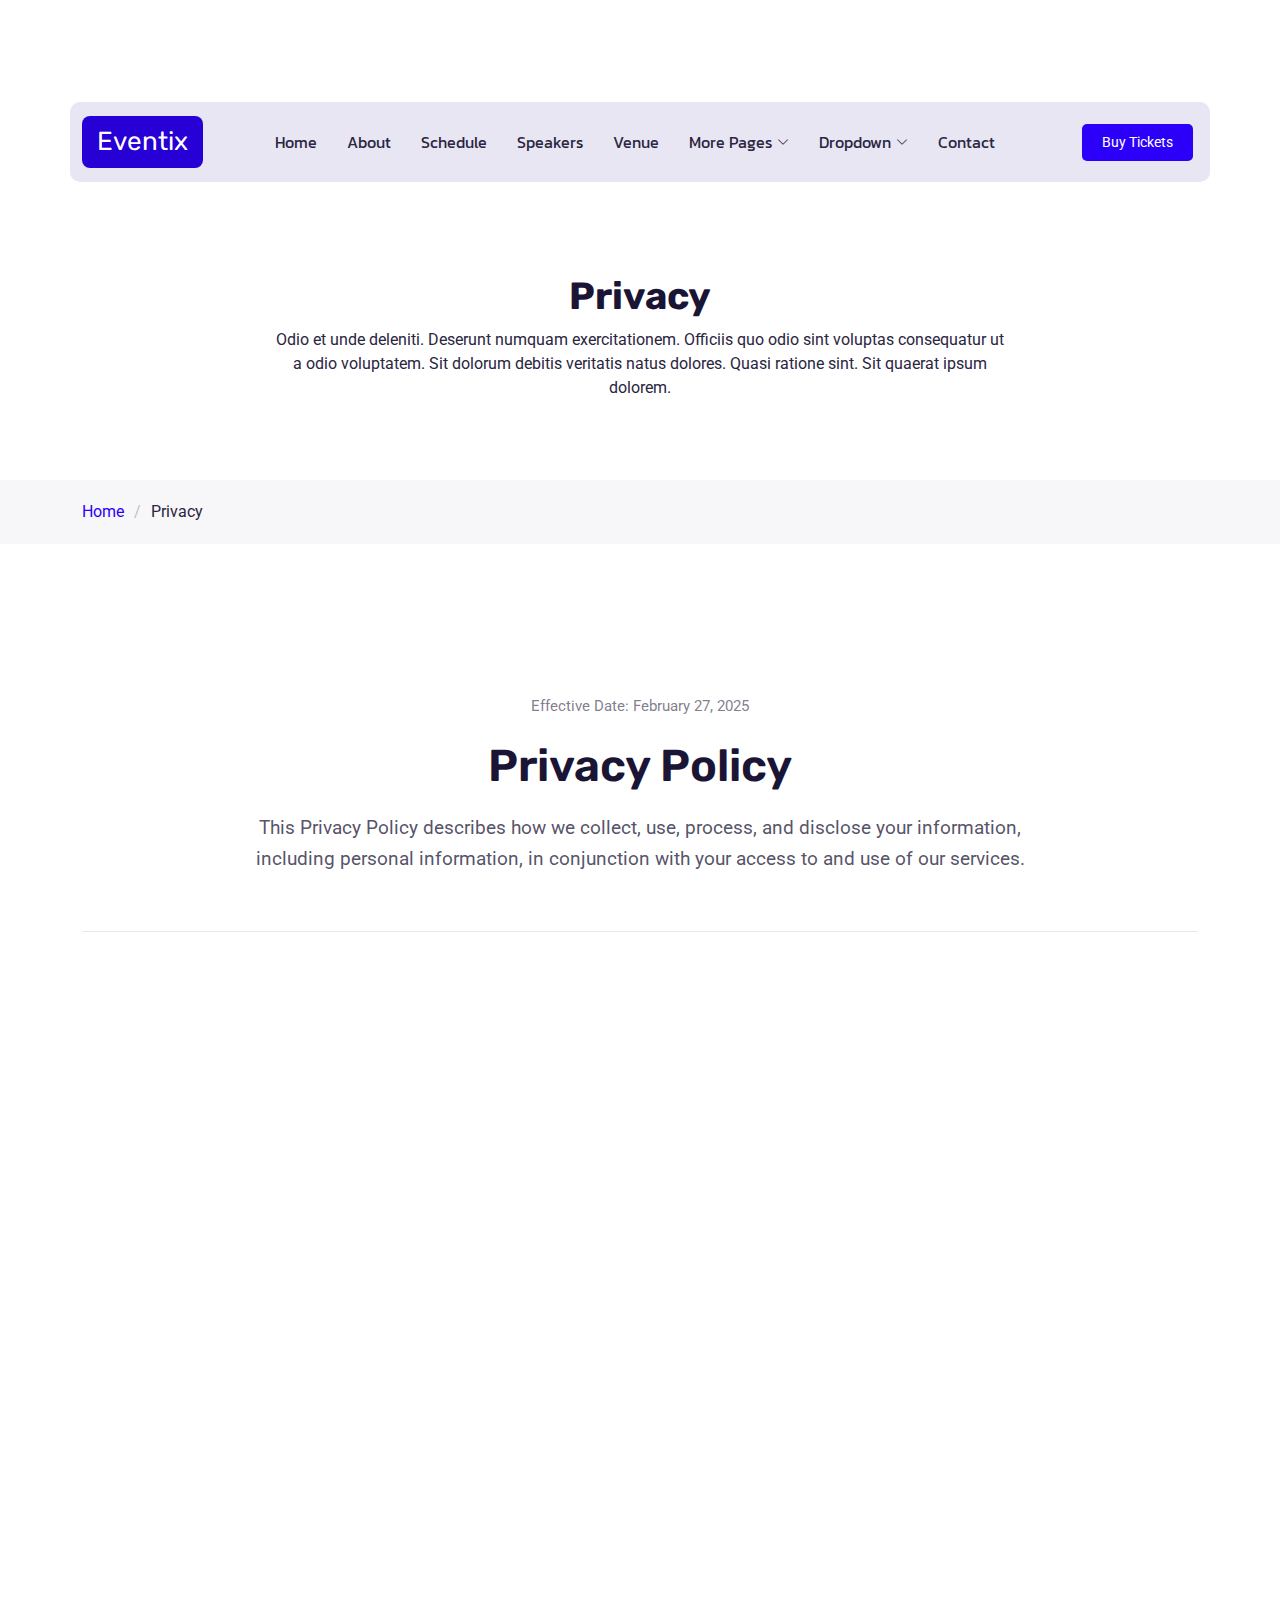
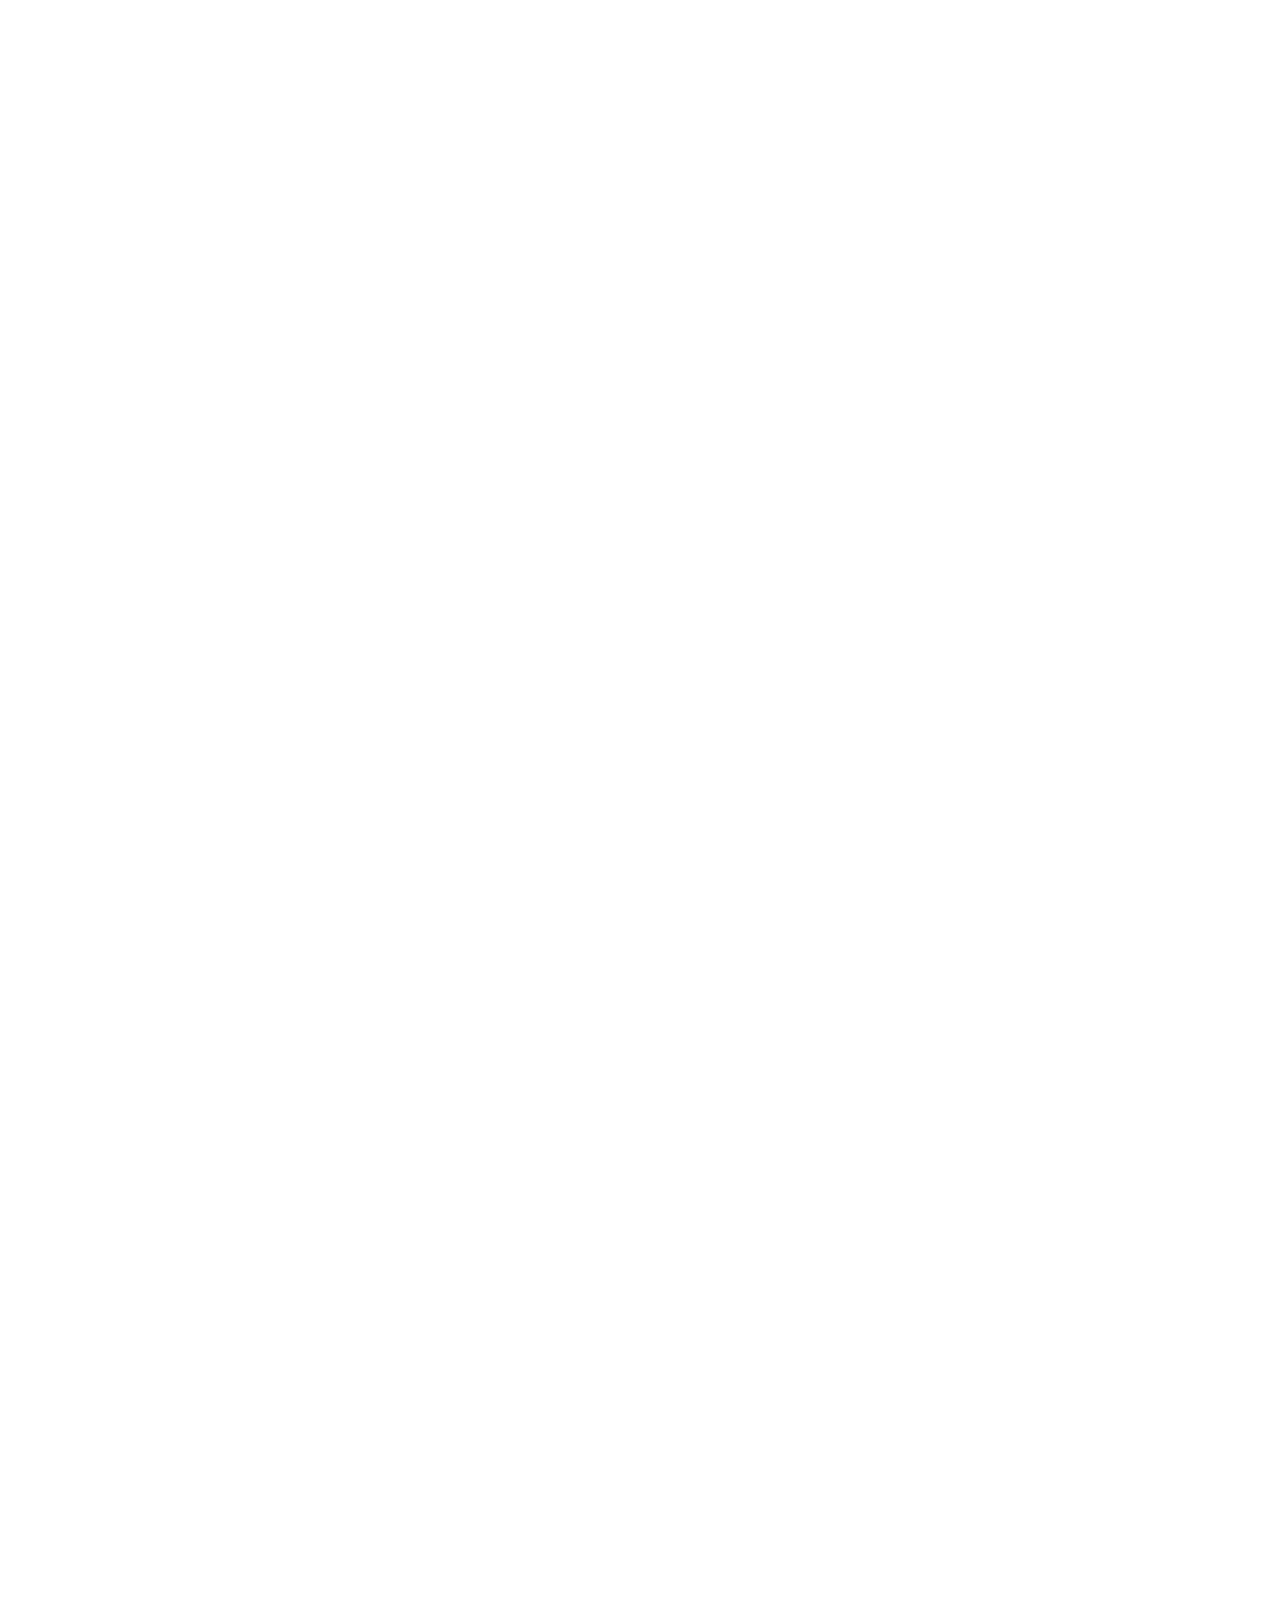
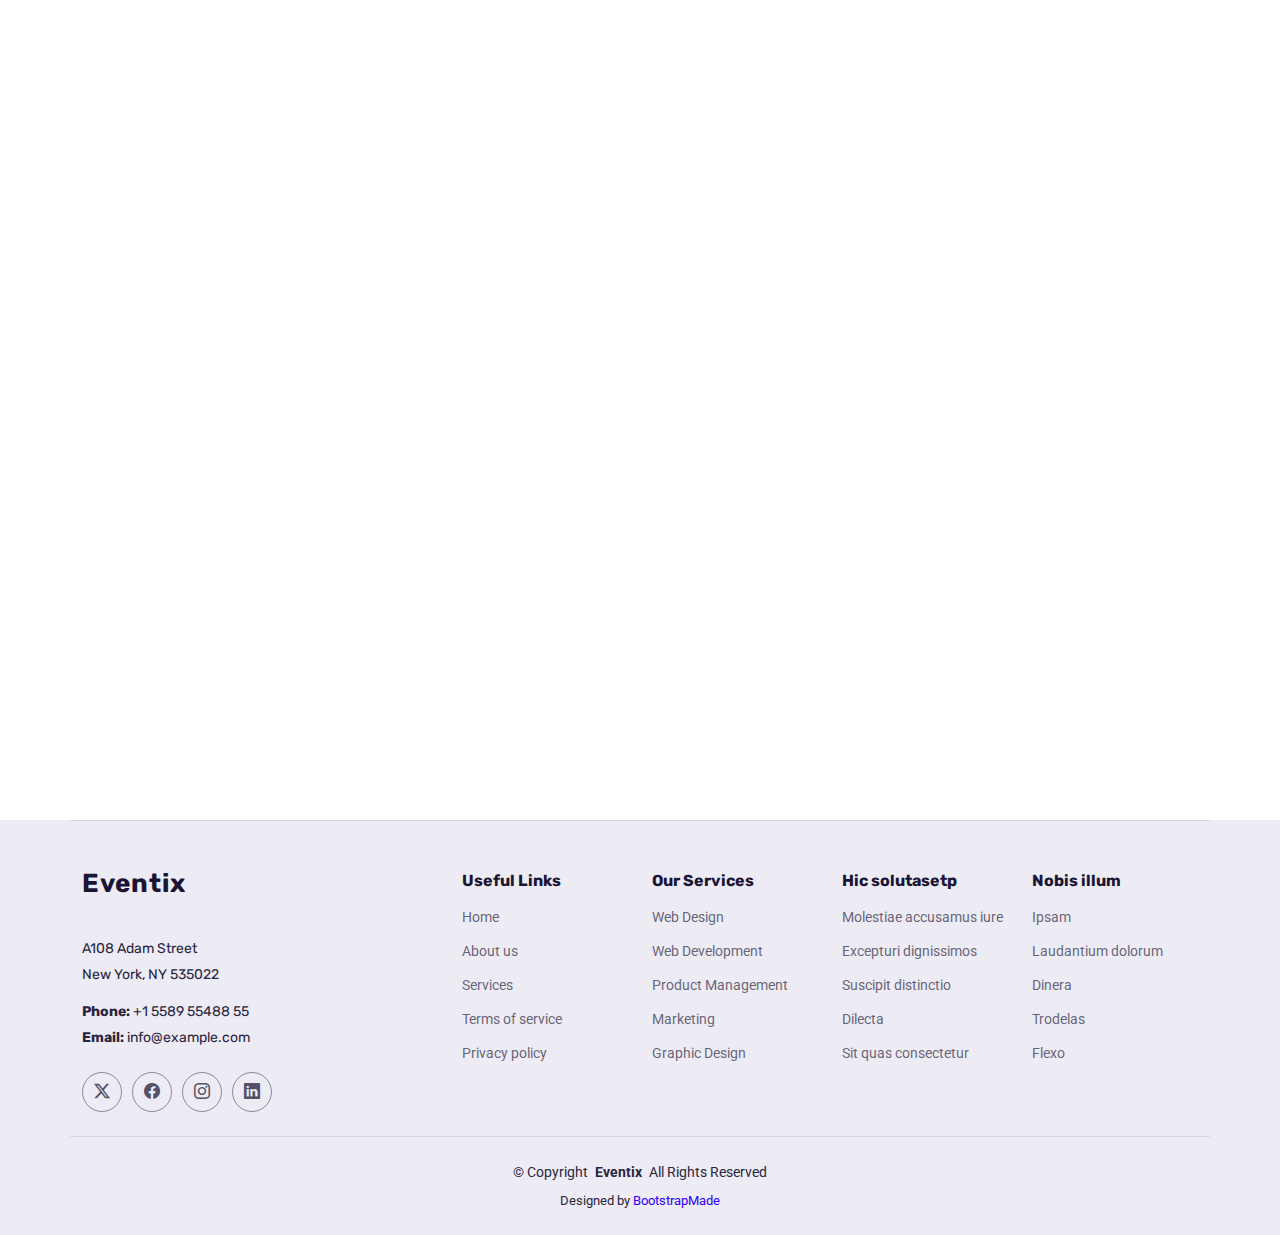
<file: privacy.html>
<!DOCTYPE html>
<html lang="en">

<head>
  <meta charset="utf-8">
  <meta content="width=device-width, initial-scale=1.0" name="viewport">
  <title>Privacy - Eventix Bootstrap Template</title>
  <meta name="description" content="">
  <meta name="keywords" content="">

  <!-- Favicons -->
  <link href="assets/img/favicon.png" rel="icon">
  <link href="assets/img/apple-touch-icon.png" rel="apple-touch-icon">

  <!-- Fonts -->
  <link href="https://fonts.googleapis.com" rel="preconnect">
  <link href="https://fonts.gstatic.com" rel="preconnect" crossorigin>
  <link href="https://fonts.googleapis.com/css2?family=Roboto:ital,wght@0,100;0,300;0,400;0,500;0,700;0,900;1,100;1,300;1,400;1,500;1,700;1,900&family=Rubik:ital,wght@0,300;0,400;0,500;0,600;0,700;0,800;0,900;1,300;1,400;1,500;1,600;1,700;1,800;1,900&family=Kanit:ital,wght@0,100;0,200;0,300;0,400;0,500;0,600;0,700;0,800;0,900;1,100;1,200;1,300;1,400;1,500;1,600;1,700;1,800;1,900&display=swap" rel="stylesheet">

  <!-- Vendor CSS Files -->
  <link href="assets/vendor/bootstrap/css/bootstrap.min.css" rel="stylesheet">
  <link href="assets/vendor/bootstrap-icons/bootstrap-icons.css" rel="stylesheet">
  <link href="assets/vendor/aos/aos.css" rel="stylesheet">
  <link href="assets/vendor/swiper/swiper-bundle.min.css" rel="stylesheet">
  <link href="assets/vendor/glightbox/css/glightbox.min.css" rel="stylesheet">

  <!-- Main CSS File -->
  <link href="assets/css/main.css" rel="stylesheet">

  <!-- =======================================================
  * Template Name: Eventix
  * Template URL: https://bootstrapmade.com/eventix-bootstrap-events-website-template/
  * Updated: Sep 06 2025 with Bootstrap v5.3.8
  * Author: BootstrapMade.com
  * License: https://bootstrapmade.com/license/
  ======================================================== -->
</head>

<body class="privacy-page">

  <header id="header" class="header d-flex align-items-center sticky-top">
    <div class="header-container container-fluid container-xl position-relative d-flex align-items-center justify-content-between">

      <a href="index.html" class="logo d-flex align-items-center">
        <!-- Uncomment the line below if you also wish to use an image logo -->
        <!-- <img src="assets/img/logo.webp" alt=""> -->
        <h1 class="sitename">Eventix</h1>
      </a>

      <nav id="navmenu" class="navmenu">
        <ul>
          <li><a href="index.html">Home</a></li>
          <li><a href="#about">About</a></li>
          <li><a href="#schedule">Schedule</a></li>
          <li><a href="#speakers">Speakers</a></li>
          <li><a href="venue.html">Venue</a></li>
          <li class="dropdown"><a href="#"><span>More Pages</span> <i class="bi bi-chevron-down toggle-dropdown"></i></a>
            <ul>
              <li><a href="speaker-details.html">Speaker Details</a></li>
              <li><a href="buy-tickets.html">Buy Tickets</a></li>
              <li><a href="terms.html">Terms</a></li>
              <li><a href="privacy.html" class="active">Privacy</a></li>
              <li><a href="404.html">404</a></li>
            </ul>
          </li>
          <li class="dropdown"><a href="#"><span>Dropdown</span> <i class="bi bi-chevron-down toggle-dropdown"></i></a>
            <ul>
              <li><a href="#">Dropdown 1</a></li>
              <li class="dropdown"><a href="#"><span>Deep Dropdown</span> <i class="bi bi-chevron-down toggle-dropdown"></i></a>
                <ul>
                  <li><a href="#">Deep Dropdown 1</a></li>
                  <li><a href="#">Deep Dropdown 2</a></li>
                  <li><a href="#">Deep Dropdown 3</a></li>
                  <li><a href="#">Deep Dropdown 4</a></li>
                  <li><a href="#">Deep Dropdown 5</a></li>
                </ul>
              </li>
              <li><a href="#">Dropdown 2</a></li>
              <li><a href="#">Dropdown 3</a></li>
              <li><a href="#">Dropdown 4</a></li>
            </ul>
          </li>
          <li><a href="contact.html">Contact</a></li>
        </ul>
        <i class="mobile-nav-toggle d-xl-none bi bi-list"></i>
      </nav>

      <a class="btn-getstarted" href="buy-tickets.html">Buy Tickets</a>

    </div>
  </header>

  <main class="main">

    <!-- Page Title -->
    <div class="page-title">
      <div class="heading">
        <div class="container">
          <div class="row d-flex justify-content-center text-center">
            <div class="col-lg-8">
              <h1 class="heading-title">Privacy</h1>
              <p class="mb-0">
                Odio et unde deleniti. Deserunt numquam exercitationem. Officiis quo
                odio sint voluptas consequatur ut a odio voluptatem. Sit dolorum
                debitis veritatis natus dolores. Quasi ratione sint. Sit quaerat
                ipsum dolorem.
              </p>
            </div>
          </div>
        </div>
      </div>
      <nav class="breadcrumbs">
        <div class="container">
          <ol>
            <li><a href="index.html">Home</a></li>
            <li class="current">Privacy</li>
          </ol>
        </div>
      </nav>
    </div><!-- End Page Title -->

    <!-- Privacy Section -->
    <section id="privacy" class="privacy section">

      <div class="container" data-aos="fade-up">
        <!-- Header -->
        <div class="privacy-header" data-aos="fade-up">
          <div class="header-content">
            <div class="last-updated">Effective Date: February 27, 2025</div>
            <h1>Privacy Policy</h1>
            <p class="intro-text">This Privacy Policy describes how we collect, use, process, and disclose your information, including personal information, in conjunction with your access to and use of our services.</p>
          </div>
        </div>

        <!-- Main Content -->
        <div class="privacy-content" data-aos="fade-up">
          <!-- Introduction -->
          <div class="content-section">
            <h2>1. Introduction</h2>
            <p>When you use our services, you're trusting us with your information. We understand this is a big responsibility and work hard to protect your information and put you in control.</p>
            <p>This Privacy Policy is meant to help you understand what information we collect, why we collect it, and how you can update, manage, export, and delete your information.</p>
          </div>

          <!-- Information Collection -->
          <div class="content-section">
            <h2>2. Information We Collect</h2>
            <p>We collect information to provide better services to our users. The types of information we collect include:</p>

            <h3>2.1 Information You Provide</h3>
            <p>When you create an account or use our services, you provide us with personal information that includes:</p>
            <ul>
              <li>Your name and contact information</li>
              <li>Account credentials</li>
              <li>Payment information when required</li>
              <li>Communication preferences</li>
            </ul>

            <h3>2.2 Automatic Information</h3>
            <p>We automatically collect and store certain information when you use our services:</p>
            <ul>
              <li>Device information and identifiers</li>
              <li>Log information and usage statistics</li>
              <li>Location information when enabled</li>
              <li>Browser type and settings</li>
            </ul>
          </div>

          <!-- Use of Information -->
          <div class="content-section">
            <h2>3. How We Use Your Information</h2>
            <p>We use the information we collect to provide, maintain, and improve our services. Specifically, we use your information to:</p>
            <ul>
              <li>Provide and personalize our services</li>
              <li>Process transactions and send related information</li>
              <li>Send notifications and updates about our services</li>
              <li>Maintain security and verify identity</li>
              <li>Analyze and improve our services</li>
            </ul>
          </div>

          <!-- Information Sharing -->
          <div class="content-section">
            <h2>4. Information Sharing and Disclosure</h2>
            <p>We do not share personal information with companies, organizations, or individuals outside of our company except in the following cases:</p>

            <h3>4.1 With Your Consent</h3>
            <p>We will share personal information with companies, organizations, or individuals outside of our company when we have your consent to do so.</p>

            <h3>4.2 For Legal Reasons</h3>
            <p>We will share personal information if we have a good-faith belief that access, use, preservation, or disclosure of the information is reasonably necessary to:</p>
            <ul>
              <li>Meet any applicable law, regulation, legal process, or enforceable governmental request</li>
              <li>Enforce applicable Terms of Service</li>
              <li>Detect, prevent, or otherwise address fraud, security, or technical issues</li>
              <li>Protect against harm to the rights, property, or safety of our users</li>
            </ul>
          </div>

          <!-- Data Security -->
          <div class="content-section">
            <h2>5. Data Security</h2>
            <p>We work hard to protect our users from unauthorized access to or unauthorized alteration, disclosure, or destruction of information we hold. In particular:</p>
            <ul>
              <li>We encrypt our services using SSL</li>
              <li>We review our information collection, storage, and processing practices</li>
              <li>We restrict access to personal information to employees who need that information</li>
            </ul>
          </div>

          <!-- Your Rights -->
          <div class="content-section">
            <h2>6. Your Rights and Choices</h2>
            <p>You have certain rights regarding your personal information, including:</p>
            <ul>
              <li>The right to access your personal information</li>
              <li>The right to correct inaccurate information</li>
              <li>The right to request deletion of your information</li>
              <li>The right to restrict or object to our processing of your information</li>
            </ul>
          </div>

          <!-- Policy Updates -->
          <div class="content-section">
            <h2>7. Changes to This Policy</h2>
            <p>We may update this Privacy Policy from time to time. We will notify you of any changes by posting the new Privacy Policy on this page and updating the effective date at the top.</p>
            <p>Your continued use of our services after any changes to this Privacy Policy constitutes your acceptance of such changes.</p>
          </div>
        </div>

        <!-- Contact Section -->
        <div class="privacy-contact" data-aos="fade-up">
          <h2>Contact Us</h2>
          <p>If you have any questions about this Privacy Policy or our practices, please contact us:</p>
          <div class="contact-details">
            <p><strong>Email:</strong> privacy@example.com</p>
            <p><strong>Address:</strong> 123 Privacy Street, Security City, 12345</p>
          </div>
        </div>

      </div>

    </section><!-- /Privacy Section -->

  </main>

  <footer id="footer" class="footer position-relative light-background">

    <div class="container footer-top">
      <div class="row gy-4">
        <div class="col-lg-4 col-md-6 footer-about">
          <a href="index.html" class="logo d-flex align-items-center">
            <span class="sitename">Eventix</span>
          </a>
          <div class="footer-contact pt-3">
            <p>A108 Adam Street</p>
            <p>New York, NY 535022</p>
            <p class="mt-3"><strong>Phone:</strong> <span>+1 5589 55488 55</span></p>
            <p><strong>Email:</strong> <span>info@example.com</span></p>
          </div>
          <div class="social-links d-flex mt-4">
            <a href=""><i class="bi bi-twitter-x"></i></a>
            <a href=""><i class="bi bi-facebook"></i></a>
            <a href=""><i class="bi bi-instagram"></i></a>
            <a href=""><i class="bi bi-linkedin"></i></a>
          </div>
        </div>

        <div class="col-lg-2 col-md-3 footer-links">
          <h4>Useful Links</h4>
          <ul>
            <li><a href="#">Home</a></li>
            <li><a href="#">About us</a></li>
            <li><a href="#">Services</a></li>
            <li><a href="#">Terms of service</a></li>
            <li><a href="#">Privacy policy</a></li>
          </ul>
        </div>

        <div class="col-lg-2 col-md-3 footer-links">
          <h4>Our Services</h4>
          <ul>
            <li><a href="#">Web Design</a></li>
            <li><a href="#">Web Development</a></li>
            <li><a href="#">Product Management</a></li>
            <li><a href="#">Marketing</a></li>
            <li><a href="#">Graphic Design</a></li>
          </ul>
        </div>

        <div class="col-lg-2 col-md-3 footer-links">
          <h4>Hic solutasetp</h4>
          <ul>
            <li><a href="#">Molestiae accusamus iure</a></li>
            <li><a href="#">Excepturi dignissimos</a></li>
            <li><a href="#">Suscipit distinctio</a></li>
            <li><a href="#">Dilecta</a></li>
            <li><a href="#">Sit quas consectetur</a></li>
          </ul>
        </div>

        <div class="col-lg-2 col-md-3 footer-links">
          <h4>Nobis illum</h4>
          <ul>
            <li><a href="#">Ipsam</a></li>
            <li><a href="#">Laudantium dolorum</a></li>
            <li><a href="#">Dinera</a></li>
            <li><a href="#">Trodelas</a></li>
            <li><a href="#">Flexo</a></li>
          </ul>
        </div>

      </div>
    </div>

    <div class="container copyright text-center mt-4">
      <p>© <span>Copyright</span> <strong class="px-1 sitename">Eventix</strong> <span>All Rights Reserved</span></p>
      <div class="credits">
        <!-- All the links in the footer should remain intact. -->
        <!-- You can delete the links only if you've purchased the pro version. -->
        <!-- Licensing information: https://bootstrapmade.com/license/ -->
        <!-- Purchase the pro version with working PHP/AJAX contact form: [buy-url] -->
        Designed by <a href="https://bootstrapmade.com/">BootstrapMade</a>
      </div>
    </div>

  </footer>

  <!-- Scroll Top -->
  <a href="#" id="scroll-top" class="scroll-top d-flex align-items-center justify-content-center"><i class="bi bi-arrow-up-short"></i></a>

  <!-- Preloader -->
  <div id="preloader"></div>

  <!-- Vendor JS Files -->
  <script src="assets/vendor/bootstrap/js/bootstrap.bundle.min.js"></script>
  <script src="assets/vendor/php-email-form/validate.js"></script>
  <script src="assets/vendor/aos/aos.js"></script>
  <script src="assets/vendor/purecounter/purecounter_vanilla.js"></script>
  <script src="assets/vendor/imagesloaded/imagesloaded.pkgd.min.js"></script>
  <script src="assets/vendor/isotope-layout/isotope.pkgd.min.js"></script>
  <script src="assets/vendor/swiper/swiper-bundle.min.js"></script>
  <script src="assets/vendor/glightbox/js/glightbox.min.js"></script>

  <!-- Main JS File -->
  <script src="assets/js/main.js"></script>

</body>

</html>
</file>
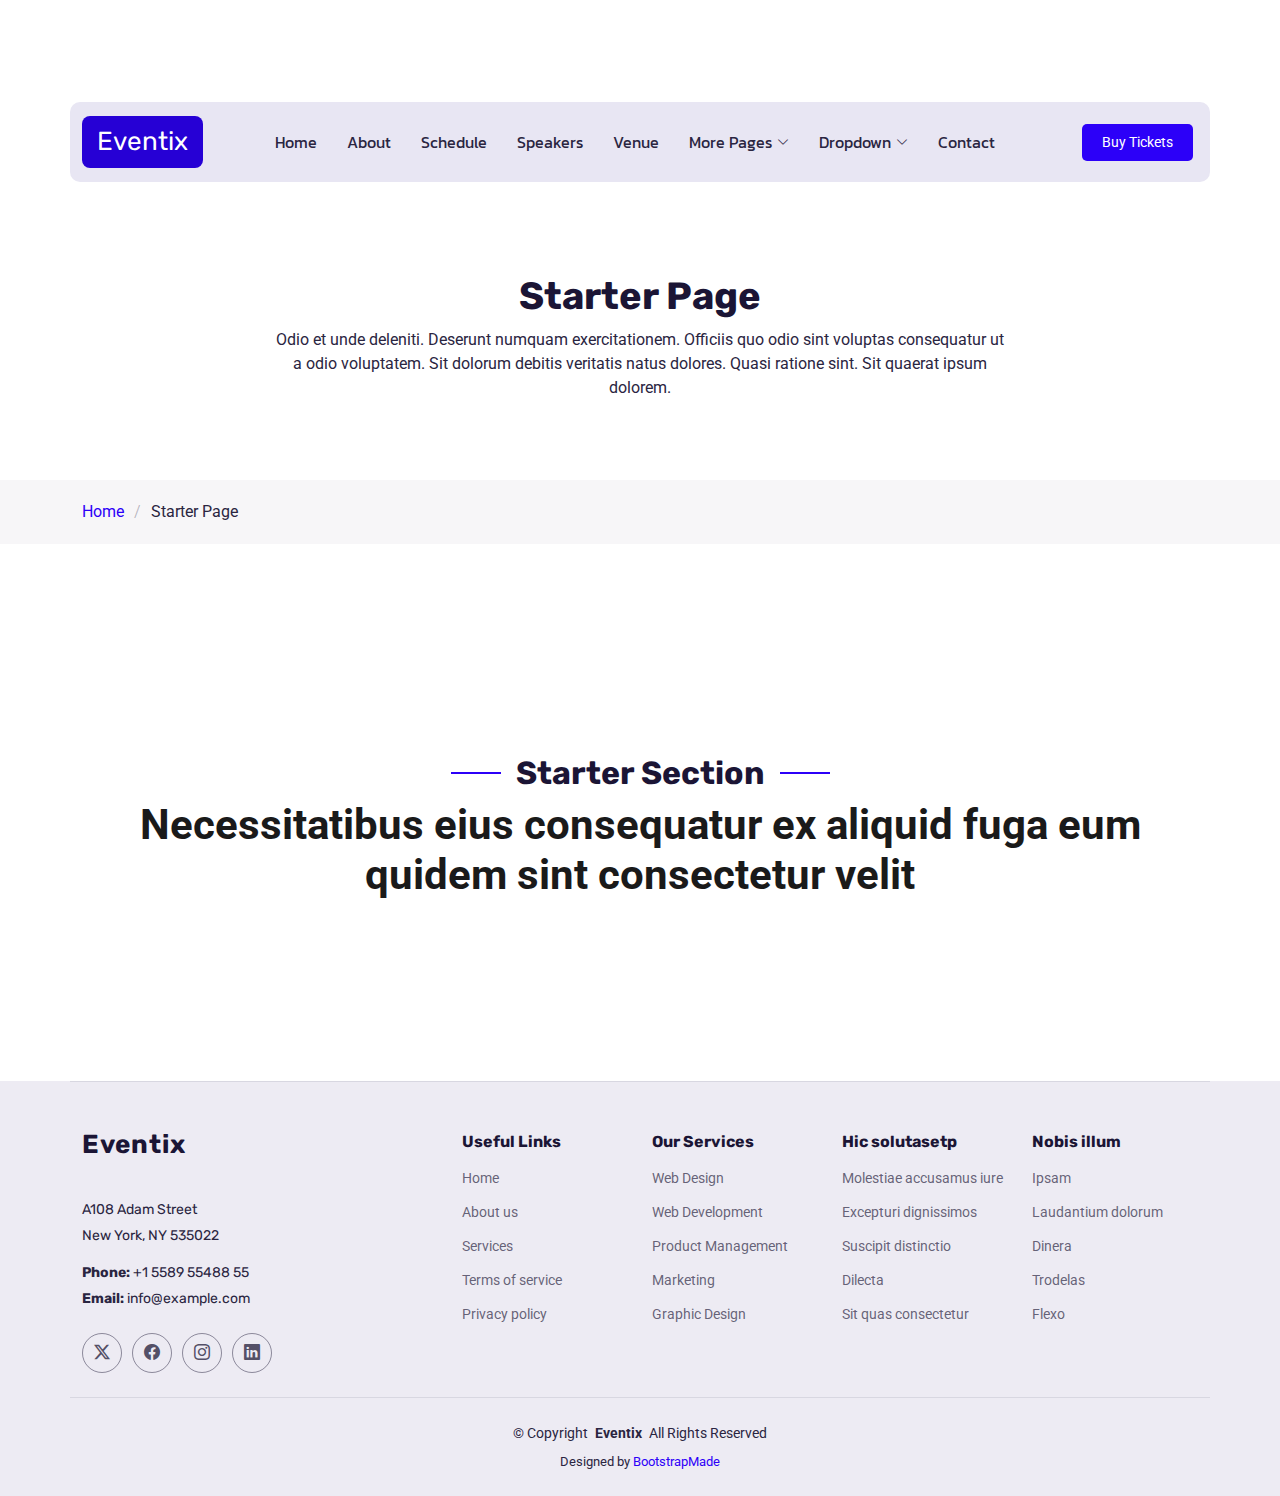
<file: starter-page.html>
<!DOCTYPE html>
<html lang="en">

<head>
  <meta charset="utf-8">
  <meta content="width=device-width, initial-scale=1.0" name="viewport">
  <title>Starter Page - Eventix Bootstrap Template</title>
  <meta name="description" content="">
  <meta name="keywords" content="">

  <!-- Favicons -->
  <link href="assets/img/favicon.png" rel="icon">
  <link href="assets/img/apple-touch-icon.png" rel="apple-touch-icon">

  <!-- Fonts -->
  <link href="https://fonts.googleapis.com" rel="preconnect">
  <link href="https://fonts.gstatic.com" rel="preconnect" crossorigin>
  <link href="https://fonts.googleapis.com/css2?family=Roboto:ital,wght@0,100;0,300;0,400;0,500;0,700;0,900;1,100;1,300;1,400;1,500;1,700;1,900&family=Rubik:ital,wght@0,300;0,400;0,500;0,600;0,700;0,800;0,900;1,300;1,400;1,500;1,600;1,700;1,800;1,900&family=Kanit:ital,wght@0,100;0,200;0,300;0,400;0,500;0,600;0,700;0,800;0,900;1,100;1,200;1,300;1,400;1,500;1,600;1,700;1,800;1,900&display=swap" rel="stylesheet">

  <!-- Vendor CSS Files -->
  <link href="assets/vendor/bootstrap/css/bootstrap.min.css" rel="stylesheet">
  <link href="assets/vendor/bootstrap-icons/bootstrap-icons.css" rel="stylesheet">
  <link href="assets/vendor/aos/aos.css" rel="stylesheet">
  <link href="assets/vendor/swiper/swiper-bundle.min.css" rel="stylesheet">
  <link href="assets/vendor/glightbox/css/glightbox.min.css" rel="stylesheet">

  <!-- Main CSS File -->
  <link href="assets/css/main.css" rel="stylesheet">

  <!-- =======================================================
  * Template Name: Eventix
  * Template URL: https://bootstrapmade.com/eventix-bootstrap-events-website-template/
  * Updated: Sep 06 2025 with Bootstrap v5.3.8
  * Author: BootstrapMade.com
  * License: https://bootstrapmade.com/license/
  ======================================================== -->
</head>

<body class="starter-page-page">

  <header id="header" class="header d-flex align-items-center sticky-top">
    <div class="header-container container-fluid container-xl position-relative d-flex align-items-center justify-content-between">

      <a href="index.html" class="logo d-flex align-items-center">
        <!-- Uncomment the line below if you also wish to use an image logo -->
        <!-- <img src="assets/img/logo.webp" alt=""> -->
        <h1 class="sitename">Eventix</h1>
      </a>

      <nav id="navmenu" class="navmenu">
        <ul>
          <li><a href="index.html">Home</a></li>
          <li><a href="#about">About</a></li>
          <li><a href="#schedule">Schedule</a></li>
          <li><a href="#speakers">Speakers</a></li>
          <li><a href="venue.html">Venue</a></li>
          <li class="dropdown"><a href="#"><span>More Pages</span> <i class="bi bi-chevron-down toggle-dropdown"></i></a>
            <ul>
              <li><a href="speaker-details.html">Speaker Details</a></li>
              <li><a href="buy-tickets.html">Buy Tickets</a></li>
              <li><a href="terms.html">Terms</a></li>
              <li><a href="privacy.html">Privacy</a></li>
              <li><a href="404.html">404</a></li>
            </ul>
          </li>
          <li class="dropdown"><a href="#"><span>Dropdown</span> <i class="bi bi-chevron-down toggle-dropdown"></i></a>
            <ul>
              <li><a href="#">Dropdown 1</a></li>
              <li class="dropdown"><a href="#"><span>Deep Dropdown</span> <i class="bi bi-chevron-down toggle-dropdown"></i></a>
                <ul>
                  <li><a href="#">Deep Dropdown 1</a></li>
                  <li><a href="#">Deep Dropdown 2</a></li>
                  <li><a href="#">Deep Dropdown 3</a></li>
                  <li><a href="#">Deep Dropdown 4</a></li>
                  <li><a href="#">Deep Dropdown 5</a></li>
                </ul>
              </li>
              <li><a href="#">Dropdown 2</a></li>
              <li><a href="#">Dropdown 3</a></li>
              <li><a href="#">Dropdown 4</a></li>
            </ul>
          </li>
          <li><a href="contact.html">Contact</a></li>
        </ul>
        <i class="mobile-nav-toggle d-xl-none bi bi-list"></i>
      </nav>

      <a class="btn-getstarted" href="buy-tickets.html">Buy Tickets</a>

    </div>
  </header>

  <main class="main">

    <!-- Page Title -->
    <div class="page-title">
      <div class="heading">
        <div class="container">
          <div class="row d-flex justify-content-center text-center">
            <div class="col-lg-8">
              <h1 class="heading-title">Starter Page</h1>
              <p class="mb-0">
                Odio et unde deleniti. Deserunt numquam exercitationem. Officiis quo
                odio sint voluptas consequatur ut a odio voluptatem. Sit dolorum
                debitis veritatis natus dolores. Quasi ratione sint. Sit quaerat
                ipsum dolorem.
              </p>
            </div>
          </div>
        </div>
      </div>
      <nav class="breadcrumbs">
        <div class="container">
          <ol>
            <li><a href="index.html">Home</a></li>
            <li class="current">Starter Page</li>
          </ol>
        </div>
      </nav>
    </div><!-- End Page Title -->

    <!-- Starter Section Section -->
    <section id="starter-section" class="starter-section section">

      <!-- Section Title -->
      <div class="container section-title" data-aos="fade-up">
        <h2>Starter Section</h2>
        <p>Necessitatibus eius consequatur ex aliquid fuga eum quidem sint consectetur velit</p>
      </div><!-- End Section Title -->

      <div class="container" data-aos="fade-up">
        <p>Use this page as a starter for your own custom pages.</p>
      </div>

    </section><!-- /Starter Section Section -->

  </main>

  <footer id="footer" class="footer position-relative light-background">

    <div class="container footer-top">
      <div class="row gy-4">
        <div class="col-lg-4 col-md-6 footer-about">
          <a href="index.html" class="logo d-flex align-items-center">
            <span class="sitename">Eventix</span>
          </a>
          <div class="footer-contact pt-3">
            <p>A108 Adam Street</p>
            <p>New York, NY 535022</p>
            <p class="mt-3"><strong>Phone:</strong> <span>+1 5589 55488 55</span></p>
            <p><strong>Email:</strong> <span>info@example.com</span></p>
          </div>
          <div class="social-links d-flex mt-4">
            <a href=""><i class="bi bi-twitter-x"></i></a>
            <a href=""><i class="bi bi-facebook"></i></a>
            <a href=""><i class="bi bi-instagram"></i></a>
            <a href=""><i class="bi bi-linkedin"></i></a>
          </div>
        </div>

        <div class="col-lg-2 col-md-3 footer-links">
          <h4>Useful Links</h4>
          <ul>
            <li><a href="#">Home</a></li>
            <li><a href="#">About us</a></li>
            <li><a href="#">Services</a></li>
            <li><a href="#">Terms of service</a></li>
            <li><a href="#">Privacy policy</a></li>
          </ul>
        </div>

        <div class="col-lg-2 col-md-3 footer-links">
          <h4>Our Services</h4>
          <ul>
            <li><a href="#">Web Design</a></li>
            <li><a href="#">Web Development</a></li>
            <li><a href="#">Product Management</a></li>
            <li><a href="#">Marketing</a></li>
            <li><a href="#">Graphic Design</a></li>
          </ul>
        </div>

        <div class="col-lg-2 col-md-3 footer-links">
          <h4>Hic solutasetp</h4>
          <ul>
            <li><a href="#">Molestiae accusamus iure</a></li>
            <li><a href="#">Excepturi dignissimos</a></li>
            <li><a href="#">Suscipit distinctio</a></li>
            <li><a href="#">Dilecta</a></li>
            <li><a href="#">Sit quas consectetur</a></li>
          </ul>
        </div>

        <div class="col-lg-2 col-md-3 footer-links">
          <h4>Nobis illum</h4>
          <ul>
            <li><a href="#">Ipsam</a></li>
            <li><a href="#">Laudantium dolorum</a></li>
            <li><a href="#">Dinera</a></li>
            <li><a href="#">Trodelas</a></li>
            <li><a href="#">Flexo</a></li>
          </ul>
        </div>

      </div>
    </div>

    <div class="container copyright text-center mt-4">
      <p>© <span>Copyright</span> <strong class="px-1 sitename">Eventix</strong> <span>All Rights Reserved</span></p>
      <div class="credits">
        <!-- All the links in the footer should remain intact. -->
        <!-- You can delete the links only if you've purchased the pro version. -->
        <!-- Licensing information: https://bootstrapmade.com/license/ -->
        <!-- Purchase the pro version with working PHP/AJAX contact form: [buy-url] -->
        Designed by <a href="https://bootstrapmade.com/">BootstrapMade</a>
      </div>
    </div>

  </footer>

  <!-- Scroll Top -->
  <a href="#" id="scroll-top" class="scroll-top d-flex align-items-center justify-content-center"><i class="bi bi-arrow-up-short"></i></a>

  <!-- Preloader -->
  <div id="preloader"></div>

  <!-- Vendor JS Files -->
  <script src="assets/vendor/bootstrap/js/bootstrap.bundle.min.js"></script>
  <script src="assets/vendor/php-email-form/validate.js"></script>
  <script src="assets/vendor/aos/aos.js"></script>
  <script src="assets/vendor/purecounter/purecounter_vanilla.js"></script>
  <script src="assets/vendor/imagesloaded/imagesloaded.pkgd.min.js"></script>
  <script src="assets/vendor/isotope-layout/isotope.pkgd.min.js"></script>
  <script src="assets/vendor/swiper/swiper-bundle.min.js"></script>
  <script src="assets/vendor/glightbox/js/glightbox.min.js"></script>

  <!-- Main JS File -->
  <script src="assets/js/main.js"></script>

</body>

</html>
</file>
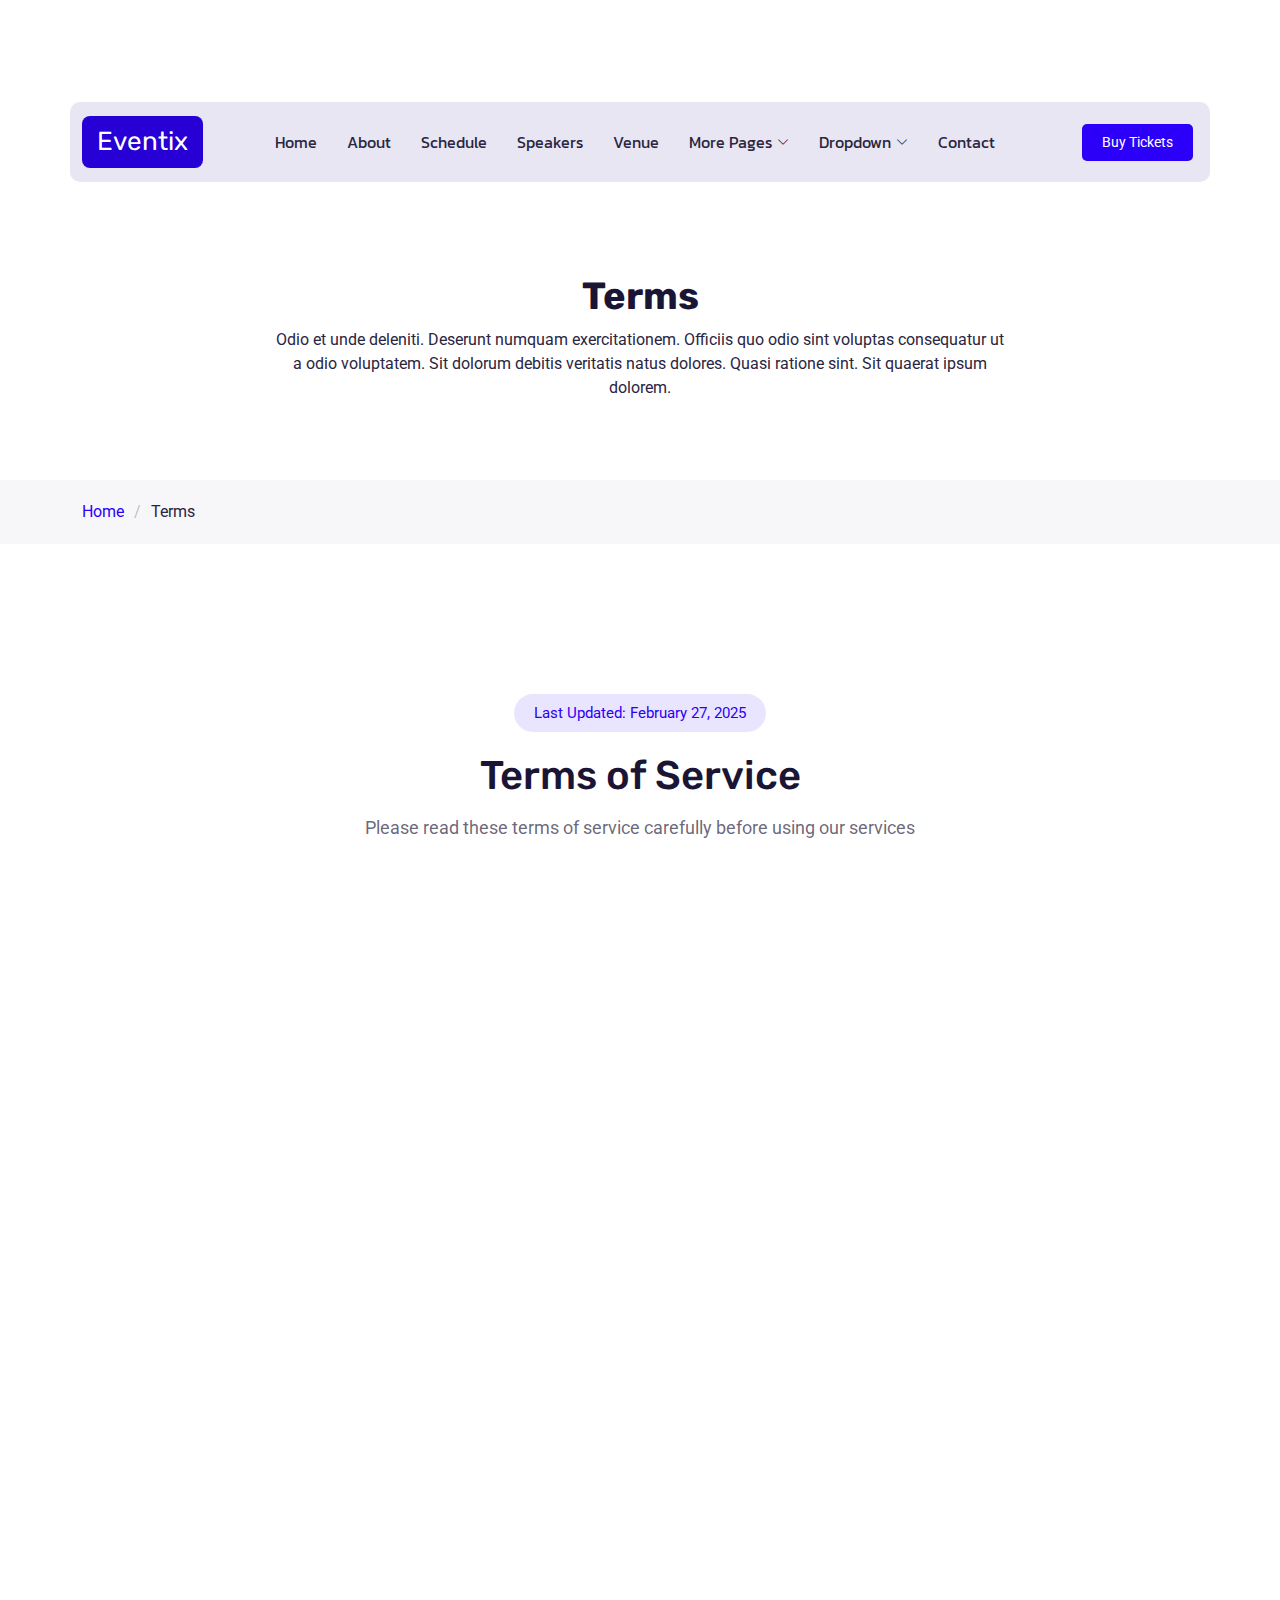
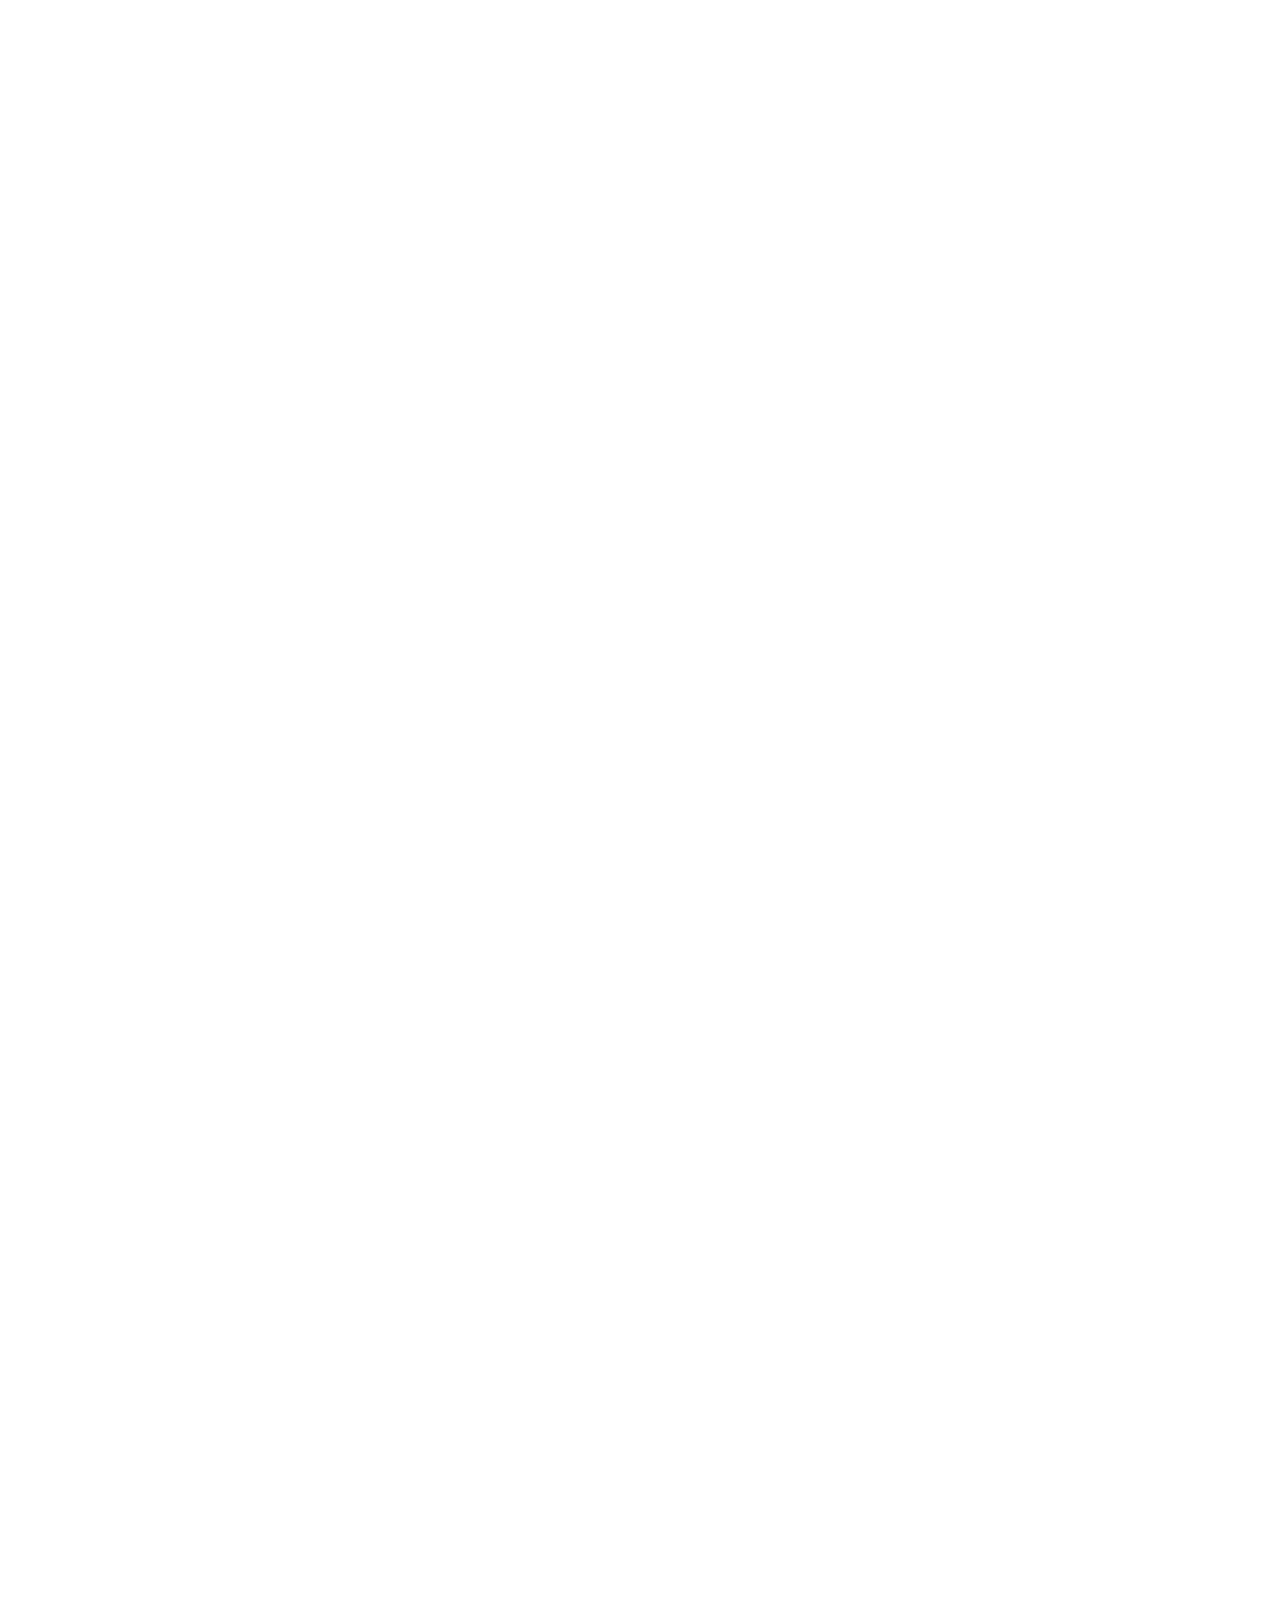
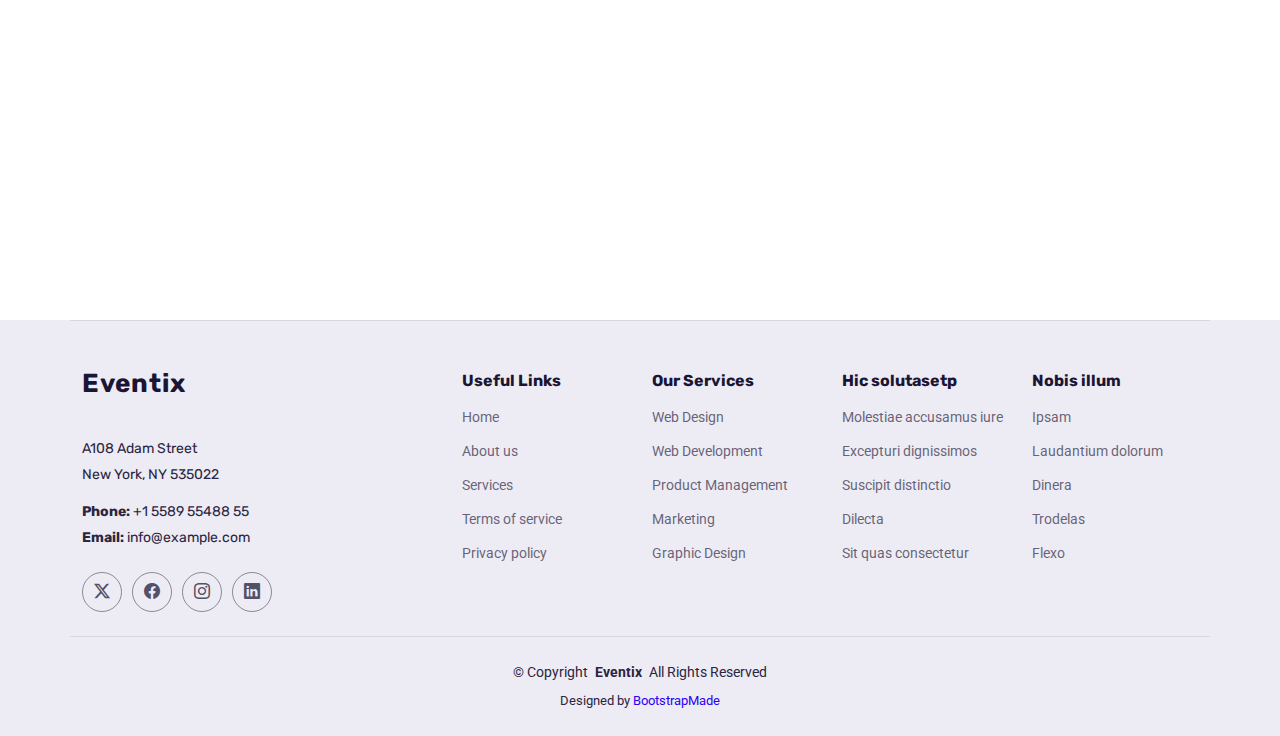
<file: terms.html>
<!DOCTYPE html>
<html lang="en">

<head>
  <meta charset="utf-8">
  <meta content="width=device-width, initial-scale=1.0" name="viewport">
  <title>Terms - Eventix Bootstrap Template</title>
  <meta name="description" content="">
  <meta name="keywords" content="">

  <!-- Favicons -->
  <link href="assets/img/favicon.png" rel="icon">
  <link href="assets/img/apple-touch-icon.png" rel="apple-touch-icon">

  <!-- Fonts -->
  <link href="https://fonts.googleapis.com" rel="preconnect">
  <link href="https://fonts.gstatic.com" rel="preconnect" crossorigin>
  <link href="https://fonts.googleapis.com/css2?family=Roboto:ital,wght@0,100;0,300;0,400;0,500;0,700;0,900;1,100;1,300;1,400;1,500;1,700;1,900&family=Rubik:ital,wght@0,300;0,400;0,500;0,600;0,700;0,800;0,900;1,300;1,400;1,500;1,600;1,700;1,800;1,900&family=Kanit:ital,wght@0,100;0,200;0,300;0,400;0,500;0,600;0,700;0,800;0,900;1,100;1,200;1,300;1,400;1,500;1,600;1,700;1,800;1,900&display=swap" rel="stylesheet">

  <!-- Vendor CSS Files -->
  <link href="assets/vendor/bootstrap/css/bootstrap.min.css" rel="stylesheet">
  <link href="assets/vendor/bootstrap-icons/bootstrap-icons.css" rel="stylesheet">
  <link href="assets/vendor/aos/aos.css" rel="stylesheet">
  <link href="assets/vendor/swiper/swiper-bundle.min.css" rel="stylesheet">
  <link href="assets/vendor/glightbox/css/glightbox.min.css" rel="stylesheet">

  <!-- Main CSS File -->
  <link href="assets/css/main.css" rel="stylesheet">

  <!-- =======================================================
  * Template Name: Eventix
  * Template URL: https://bootstrapmade.com/eventix-bootstrap-events-website-template/
  * Updated: Sep 06 2025 with Bootstrap v5.3.8
  * Author: BootstrapMade.com
  * License: https://bootstrapmade.com/license/
  ======================================================== -->
</head>

<body class="terms-page">

  <header id="header" class="header d-flex align-items-center sticky-top">
    <div class="header-container container-fluid container-xl position-relative d-flex align-items-center justify-content-between">

      <a href="index.html" class="logo d-flex align-items-center">
        <!-- Uncomment the line below if you also wish to use an image logo -->
        <!-- <img src="assets/img/logo.webp" alt=""> -->
        <h1 class="sitename">Eventix</h1>
      </a>

      <nav id="navmenu" class="navmenu">
        <ul>
          <li><a href="index.html">Home</a></li>
          <li><a href="#about">About</a></li>
          <li><a href="#schedule">Schedule</a></li>
          <li><a href="#speakers">Speakers</a></li>
          <li><a href="venue.html">Venue</a></li>
          <li class="dropdown"><a href="#"><span>More Pages</span> <i class="bi bi-chevron-down toggle-dropdown"></i></a>
            <ul>
              <li><a href="speaker-details.html">Speaker Details</a></li>
              <li><a href="buy-tickets.html">Buy Tickets</a></li>
              <li><a href="terms.html" class="active">Terms</a></li>
              <li><a href="privacy.html">Privacy</a></li>
              <li><a href="404.html">404</a></li>
            </ul>
          </li>
          <li class="dropdown"><a href="#"><span>Dropdown</span> <i class="bi bi-chevron-down toggle-dropdown"></i></a>
            <ul>
              <li><a href="#">Dropdown 1</a></li>
              <li class="dropdown"><a href="#"><span>Deep Dropdown</span> <i class="bi bi-chevron-down toggle-dropdown"></i></a>
                <ul>
                  <li><a href="#">Deep Dropdown 1</a></li>
                  <li><a href="#">Deep Dropdown 2</a></li>
                  <li><a href="#">Deep Dropdown 3</a></li>
                  <li><a href="#">Deep Dropdown 4</a></li>
                  <li><a href="#">Deep Dropdown 5</a></li>
                </ul>
              </li>
              <li><a href="#">Dropdown 2</a></li>
              <li><a href="#">Dropdown 3</a></li>
              <li><a href="#">Dropdown 4</a></li>
            </ul>
          </li>
          <li><a href="contact.html">Contact</a></li>
        </ul>
        <i class="mobile-nav-toggle d-xl-none bi bi-list"></i>
      </nav>

      <a class="btn-getstarted" href="buy-tickets.html">Buy Tickets</a>

    </div>
  </header>

  <main class="main">

    <!-- Page Title -->
    <div class="page-title">
      <div class="heading">
        <div class="container">
          <div class="row d-flex justify-content-center text-center">
            <div class="col-lg-8">
              <h1 class="heading-title">Terms</h1>
              <p class="mb-0">
                Odio et unde deleniti. Deserunt numquam exercitationem. Officiis quo
                odio sint voluptas consequatur ut a odio voluptatem. Sit dolorum
                debitis veritatis natus dolores. Quasi ratione sint. Sit quaerat
                ipsum dolorem.
              </p>
            </div>
          </div>
        </div>
      </div>
      <nav class="breadcrumbs">
        <div class="container">
          <ol>
            <li><a href="index.html">Home</a></li>
            <li class="current">Terms</li>
          </ol>
        </div>
      </nav>
    </div><!-- End Page Title -->

    <!-- Terms Of Service Section -->
    <section id="terms-of-service" class="terms-of-service section">

      <div class="container" data-aos="fade-up">
        <!-- Page Header -->
        <div class="tos-header text-center" data-aos="fade-up">
          <span class="last-updated">Last Updated: February 27, 2025</span>
          <h2>Terms of Service</h2>
          <p>Please read these terms of service carefully before using our services</p>
        </div>

        <!-- Content -->
        <div class="tos-content" data-aos="fade-up" data-aos-delay="200">
          <!-- Agreement Section -->
          <div id="agreement" class="content-section">
            <h3>1. Agreement to Terms</h3>
            <p>By accessing our website and services, you agree to be bound by these Terms of Service and all applicable laws and regulations. If you do not agree with any of these terms, you are prohibited from using or accessing our services.</p>
            <div class="info-box">
              <i class="bi bi-info-circle"></i>
              <p>These terms apply to all users, visitors, and others who access or use our services.</p>
            </div>
          </div>

          <!-- Intellectual Property -->
          <div id="intellectual-property" class="content-section">
            <h3>2. Intellectual Property Rights</h3>
            <p>Our service and its original content, features, and functionality are owned by us and are protected by international copyright, trademark, patent, trade secret, and other intellectual property laws.</p>
            <ul class="list-items">
              <li>All content is our exclusive property</li>
              <li>You may not copy or modify the content</li>
              <li>Our trademarks may not be used without permission</li>
              <li>Content is for personal, non-commercial use only</li>
            </ul>
          </div>

          <!-- User Accounts -->
          <div id="user-accounts" class="content-section">
            <h3>3. User Accounts</h3>
            <p>When you create an account with us, you must provide accurate, complete, and current information. Failure to do so constitutes a breach of the Terms, which may result in immediate termination of your account.</p>
            <div class="alert-box">
              <i class="bi bi-exclamation-triangle"></i>
              <div class="alert-content">
                <h5>Important Notice</h5>
                <p>You are responsible for safeguarding the password and for all activities that occur under your account.</p>
              </div>
            </div>
          </div>

          <!-- Prohibited Activities -->
          <div id="prohibited" class="content-section">
            <h3>4. Prohibited Activities</h3>
            <p>You may not access or use the Service for any purpose other than that for which we make it available.</p>
            <div class="prohibited-list">
              <div class="prohibited-item">
                <i class="bi bi-x-circle"></i>
                <span>Systematic retrieval of data or content</span>
              </div>
              <div class="prohibited-item">
                <i class="bi bi-x-circle"></i>
                <span>Publishing malicious content</span>
              </div>
              <div class="prohibited-item">
                <i class="bi bi-x-circle"></i>
                <span>Engaging in unauthorized framing</span>
              </div>
              <div class="prohibited-item">
                <i class="bi bi-x-circle"></i>
                <span>Attempting to gain unauthorized access</span>
              </div>
            </div>
          </div>

          <!-- Disclaimers -->
          <div id="disclaimer" class="content-section">
            <h3>5. Disclaimers</h3>
            <p>Your use of our service is at your sole risk. The service is provided "AS IS" and "AS AVAILABLE" without warranties of any kind, whether express or implied.</p>
            <div class="disclaimer-box">
              <p>We do not guarantee that:</p>
              <ul>
                <li>The service will meet your requirements</li>
                <li>The service will be uninterrupted or error-free</li>
                <li>Results from using the service will be accurate</li>
                <li>Any errors will be corrected</li>
              </ul>
            </div>
          </div>

          <!-- Limitation of Liability -->
          <div id="limitation" class="content-section">
            <h3>6. Limitation of Liability</h3>
            <p>In no event shall we be liable for any indirect, punitive, incidental, special, consequential, or exemplary damages arising out of or in connection with your use of the service.</p>
          </div>

          <!-- Indemnification -->
          <div id="indemnification" class="content-section">
            <h3>7. Indemnification</h3>
            <p>You agree to defend, indemnify, and hold us harmless from and against any claims, liabilities, damages, losses, and expenses arising out of your use of the service.</p>
          </div>

          <!-- Termination -->
          <div id="termination" class="content-section">
            <h3>8. Termination</h3>
            <p>We may terminate or suspend your account immediately, without prior notice or liability, for any reason whatsoever, including without limitation if you breach the Terms.</p>
          </div>

          <!-- Governing Law -->
          <div id="governing-law" class="content-section">
            <h3>9. Governing Law</h3>
            <p>These Terms shall be governed by and construed in accordance with the laws of [Your Country], without regard to its conflict of law provisions.</p>
          </div>

          <!-- Changes -->
          <div id="changes" class="content-section">
            <h3>10. Changes to Terms</h3>
            <p>We reserve the right to modify or replace these Terms at any time. We will provide notice of any changes by posting the new Terms on this page.</p>
            <div class="notice-box">
              <i class="bi bi-bell"></i>
              <p>By continuing to access or use our service after those revisions become effective, you agree to be bound by the revised terms.</p>
            </div>
          </div>
        </div>

        <!-- Contact Section -->
        <div class="tos-contact" data-aos="fade-up" data-aos-delay="300">
          <div class="contact-box">
            <div class="contact-icon">
              <i class="bi bi-envelope"></i>
            </div>
            <div class="contact-content">
              <h4>Questions About Terms?</h4>
              <p>If you have any questions about these Terms, please contact us.</p>
              <a href="#" class="contact-link">Contact Support</a>
            </div>
          </div>
        </div>
      </div>

    </section><!-- /Terms Of Service Section -->

  </main>

  <footer id="footer" class="footer position-relative light-background">

    <div class="container footer-top">
      <div class="row gy-4">
        <div class="col-lg-4 col-md-6 footer-about">
          <a href="index.html" class="logo d-flex align-items-center">
            <span class="sitename">Eventix</span>
          </a>
          <div class="footer-contact pt-3">
            <p>A108 Adam Street</p>
            <p>New York, NY 535022</p>
            <p class="mt-3"><strong>Phone:</strong> <span>+1 5589 55488 55</span></p>
            <p><strong>Email:</strong> <span>info@example.com</span></p>
          </div>
          <div class="social-links d-flex mt-4">
            <a href=""><i class="bi bi-twitter-x"></i></a>
            <a href=""><i class="bi bi-facebook"></i></a>
            <a href=""><i class="bi bi-instagram"></i></a>
            <a href=""><i class="bi bi-linkedin"></i></a>
          </div>
        </div>

        <div class="col-lg-2 col-md-3 footer-links">
          <h4>Useful Links</h4>
          <ul>
            <li><a href="#">Home</a></li>
            <li><a href="#">About us</a></li>
            <li><a href="#">Services</a></li>
            <li><a href="#">Terms of service</a></li>
            <li><a href="#">Privacy policy</a></li>
          </ul>
        </div>

        <div class="col-lg-2 col-md-3 footer-links">
          <h4>Our Services</h4>
          <ul>
            <li><a href="#">Web Design</a></li>
            <li><a href="#">Web Development</a></li>
            <li><a href="#">Product Management</a></li>
            <li><a href="#">Marketing</a></li>
            <li><a href="#">Graphic Design</a></li>
          </ul>
        </div>

        <div class="col-lg-2 col-md-3 footer-links">
          <h4>Hic solutasetp</h4>
          <ul>
            <li><a href="#">Molestiae accusamus iure</a></li>
            <li><a href="#">Excepturi dignissimos</a></li>
            <li><a href="#">Suscipit distinctio</a></li>
            <li><a href="#">Dilecta</a></li>
            <li><a href="#">Sit quas consectetur</a></li>
          </ul>
        </div>

        <div class="col-lg-2 col-md-3 footer-links">
          <h4>Nobis illum</h4>
          <ul>
            <li><a href="#">Ipsam</a></li>
            <li><a href="#">Laudantium dolorum</a></li>
            <li><a href="#">Dinera</a></li>
            <li><a href="#">Trodelas</a></li>
            <li><a href="#">Flexo</a></li>
          </ul>
        </div>

      </div>
    </div>

    <div class="container copyright text-center mt-4">
      <p>© <span>Copyright</span> <strong class="px-1 sitename">Eventix</strong> <span>All Rights Reserved</span></p>
      <div class="credits">
        <!-- All the links in the footer should remain intact. -->
        <!-- You can delete the links only if you've purchased the pro version. -->
        <!-- Licensing information: https://bootstrapmade.com/license/ -->
        <!-- Purchase the pro version with working PHP/AJAX contact form: [buy-url] -->
        Designed by <a href="https://bootstrapmade.com/">BootstrapMade</a>
      </div>
    </div>

  </footer>

  <!-- Scroll Top -->
  <a href="#" id="scroll-top" class="scroll-top d-flex align-items-center justify-content-center"><i class="bi bi-arrow-up-short"></i></a>

  <!-- Preloader -->
  <div id="preloader"></div>

  <!-- Vendor JS Files -->
  <script src="assets/vendor/bootstrap/js/bootstrap.bundle.min.js"></script>
  <script src="assets/vendor/php-email-form/validate.js"></script>
  <script src="assets/vendor/aos/aos.js"></script>
  <script src="assets/vendor/purecounter/purecounter_vanilla.js"></script>
  <script src="assets/vendor/imagesloaded/imagesloaded.pkgd.min.js"></script>
  <script src="assets/vendor/isotope-layout/isotope.pkgd.min.js"></script>
  <script src="assets/vendor/swiper/swiper-bundle.min.js"></script>
  <script src="assets/vendor/glightbox/js/glightbox.min.js"></script>

  <!-- Main JS File -->
  <script src="assets/js/main.js"></script>

</body>

</html>
</file>
<file: assets/css/main.css>
/**
* Template Name: Eventix
* Template URL: https://bootstrapmade.com/eventix-bootstrap-events-website-template/
* Updated: Sep 06 2025 with Bootstrap v5.3.8
* Author: BootstrapMade.com
* License: https://bootstrapmade.com/license/
*/

@charset "UTF-8";

/*--------------------------------------------------------------
# Font & Color Variables
# Help: https://bootstrapmade.com/color-system/
--------------------------------------------------------------*/
/* Fonts */
:root {
  --default-font: "Roboto",  system-ui, -apple-system, "Segoe UI", Roboto, "Helvetica Neue", Arial, "Noto Sans", "Liberation Sans", sans-serif, "Apple Color Emoji", "Segoe UI Emoji", "Segoe UI Symbol", "Noto Color Emoji";
  --heading-font: "Rubik",  sans-serif;
  --nav-font: "Kanit",  sans-serif;
}

/* Global Colors - The following color variables are used throughout the website. Updating them here will change the color scheme of the entire website */
:root { 
  --background-color: #ffffff; /* Background color for the entire website, including individual sections */
  --default-color: #2a2541; /* Default color used for the majority of the text content across the entire website */
  --heading-color: #1b1535; /* Color for headings, subheadings and title throughout the website */
  --accent-color: #2c00f8; /* Accent color that represents your brand on the website. It's used for buttons, links, and other elements that need to stand out */
  --surface-color: #ffffff; /* The surface color is used as a background of boxed elements within sections, such as cards, icon boxes, or other elements that require a visual separation from the global background. */
  --contrast-color: #ffffff; /* Contrast color for text, ensuring readability against backgrounds of accent, heading, or default colors. */
}

/* Nav Menu Colors - The following color variables are used specifically for the navigation menu. They are separate from the global colors to allow for more customization options */
:root {
  --nav-color: #2a2541;  /* The default color of the main navmenu links */
  --nav-hover-color: #2c00f8; /* Applied to main navmenu links when they are hovered over or active */
  --nav-mobile-background-color: #ffffff; /* Used as the background color for mobile navigation menu */
  --nav-dropdown-background-color: #ffffff; /* Used as the background color for dropdown items that appear when hovering over primary navigation items */
  --nav-dropdown-color: #2a2541; /* Used for navigation links of the dropdown items in the navigation menu. */
  --nav-dropdown-hover-color: #2c00f8; /* Similar to --nav-hover-color, this color is applied to dropdown navigation links when they are hovered over. */
}

/* Color Presets - These classes override global colors when applied to any section or element, providing reuse of the sam color scheme. */

.light-background {
  --background-color: #edebf3;
  --surface-color: #ffffff;
}

.dark-background {
  --background-color: #100901;
  --default-color: #ffffff;
  --heading-color: #ffffff;
  --surface-color: #252525;
  --contrast-color: #ffffff;
}

/* Smooth scroll */
:root {
  scroll-behavior: smooth;
}

/*--------------------------------------------------------------
# General Styling & Shared Classes
--------------------------------------------------------------*/
body {
  color: var(--default-color);
  background-color: var(--background-color);
  font-family: var(--default-font);
}

a {
  color: var(--accent-color);
  text-decoration: none;
  transition: 0.3s;
}

a:hover {
  color: color-mix(in srgb, var(--accent-color), transparent 25%);
  text-decoration: none;
}

h1,
h2,
h3,
h4,
h5,
h6 {
  color: var(--heading-color);
  font-family: var(--heading-font);
}

/* PHP Email Form Messages
------------------------------*/
.php-email-form .error-message {
  display: none;
  background: #df1529;
  color: #ffffff;
  text-align: left;
  padding: 15px;
  margin-bottom: 24px;
  font-weight: 600;
}

.php-email-form .sent-message {
  display: none;
  color: #ffffff;
  background: #059652;
  text-align: center;
  padding: 15px;
  margin-bottom: 24px;
  font-weight: 600;
}

.php-email-form .loading {
  display: none;
  background: var(--surface-color);
  text-align: center;
  padding: 15px;
  margin-bottom: 24px;
}

.php-email-form .loading:before {
  content: "";
  display: inline-block;
  border-radius: 50%;
  width: 24px;
  height: 24px;
  margin: 0 10px -6px 0;
  border: 3px solid var(--accent-color);
  border-top-color: var(--surface-color);
  animation: php-email-form-loading 1s linear infinite;
}

@keyframes php-email-form-loading {
  0% {
    transform: rotate(0deg);
  }

  100% {
    transform: rotate(360deg);
  }
}

/*--------------------------------------------------------------
# Global Header
--------------------------------------------------------------*/
.header {
  --background-color: rgba(255, 255, 255, 0);
  --surface-color: #e8e6f3;
  color: var(--default-color);
  background-color: var(--background-color);
  padding: 15px 0 0 0;
  transition: all 0.5s;
  z-index: 997;
}

.header .header-container {
  background: var(--surface-color);
  transition: all 0.5s;
  position: relative;
  padding-top: 10px;
  padding-bottom: 10px;
  border-radius: 10px;
}

.header .logo {
  padding: 10px 15px;
  background-color: color-mix(in srgb, var(--accent-color) 90%, black 15%);
  border-radius: 8px;
}

.header .logo img {
  max-height: 40px;
  margin-right: 8px;
}

.header .logo h1 {
  font-size: 26px;
  margin: 0;
  font-weight: 400;
  color: var(--contrast-color);
}

.header .btn-getstarted,
.header .btn-getstarted:focus {
  color: var(--contrast-color);
  background: var(--accent-color);
  font-size: 14px;
  padding: 8px 20px;
  margin: 0 5px 0 30px;
  border-radius: 5px;
  transition: 0.3s;
}

.header .btn-getstarted:hover,
.header .btn-getstarted:focus:hover {
  color: var(--contrast-color);
  background: color-mix(in srgb, var(--accent-color), transparent 15%);
}

@media (max-width: 1200px) {
  .header .logo {
    order: 1;
  }

  .header .btn-getstarted {
    order: 2;
    margin: 0 15px 0 0;
    padding: 6px 15px;
  }

  .header .navmenu {
    order: 3;
  }
}

/*--------------------------------------------------------------
# Navigation Menu
--------------------------------------------------------------*/
/* Navmenu - Desktop */
@media (min-width: 1200px) {
  .navmenu {
    padding: 0;
  }

  .navmenu ul {
    margin: 0;
    padding: 0;
    display: flex;
    list-style: none;
    align-items: center;
  }

  .navmenu li {
    position: relative;
  }

  .navmenu a,
  .navmenu a:focus {
    color: var(--nav-color);
    padding: 18px 15px;
    font-size: 16px;
    font-family: var(--nav-font);
    font-weight: 400;
    display: flex;
    align-items: center;
    justify-content: space-between;
    white-space: nowrap;
    transition: 0.3s;
  }

  .navmenu a i,
  .navmenu a:focus i {
    font-size: 12px;
    line-height: 0;
    margin-left: 5px;
    transition: 0.3s;
  }

  .navmenu li:last-child a {
    padding-right: 0;
  }

  .navmenu li:hover>a,
  .navmenu .active,
  .navmenu .active:focus {
    color: var(--nav-hover-color);
  }

  .navmenu .dropdown ul {
    margin: 0;
    padding: 10px 0;
    background: var(--nav-dropdown-background-color);
    display: block;
    position: absolute;
    visibility: hidden;
    left: 14px;
    top: 130%;
    opacity: 0;
    transition: 0.3s;
    border-radius: 4px;
    z-index: 99;
    box-shadow: 0px 0px 30px rgba(0, 0, 0, 0.1);
  }

  .navmenu .dropdown ul li {
    min-width: 200px;
  }

  .navmenu .dropdown ul a {
    padding: 10px 20px;
    font-size: 15px;
    text-transform: none;
    color: var(--nav-dropdown-color);
  }

  .navmenu .dropdown ul a i {
    font-size: 12px;
  }

  .navmenu .dropdown ul a:hover,
  .navmenu .dropdown ul .active,
  .navmenu .dropdown ul .active:hover,
  .navmenu .dropdown ul li:hover>a {
    color: var(--nav-dropdown-hover-color);
  }

  .navmenu .dropdown:hover>ul {
    opacity: 1;
    top: 100%;
    visibility: visible;
  }

  .navmenu .dropdown .dropdown ul {
    top: 0;
    left: -90%;
    visibility: hidden;
  }

  .navmenu .dropdown .dropdown:hover>ul {
    opacity: 1;
    top: 0;
    left: -100%;
    visibility: visible;
  }
}

/* Navmenu - Mobile */
@media (max-width: 1199px) {
  .mobile-nav-toggle {
    color: var(--nav-color);
    font-size: 28px;
    line-height: 0;
    margin-right: 10px;
    cursor: pointer;
    transition: color 0.3s;
  }

  .navmenu {
    padding: 0;
    z-index: 9997;
  }

  .navmenu ul {
    display: none;
    list-style: none;
    position: absolute;
    inset: 60px 20px 20px 20px;
    padding: 10px 0;
    margin: 0;
    border-radius: 6px;
    background-color: var(--nav-mobile-background-color);
    overflow-y: auto;
    transition: 0.3s;
    z-index: 9998;
    box-shadow: 0px 0px 30px rgba(0, 0, 0, 0.1);
  }

  .navmenu a,
  .navmenu a:focus {
    color: var(--nav-dropdown-color);
    padding: 10px 20px;
    font-family: var(--nav-font);
    font-size: 17px;
    font-weight: 500;
    display: flex;
    align-items: center;
    justify-content: space-between;
    white-space: nowrap;
    transition: 0.3s;
  }

  .navmenu a i,
  .navmenu a:focus i {
    font-size: 12px;
    line-height: 0;
    margin-left: 5px;
    width: 30px;
    height: 30px;
    display: flex;
    align-items: center;
    justify-content: center;
    border-radius: 50%;
    transition: 0.3s;
    background-color: color-mix(in srgb, var(--accent-color), transparent 90%);
  }

  .navmenu a i:hover,
  .navmenu a:focus i:hover {
    background-color: var(--accent-color);
    color: var(--contrast-color);
  }

  .navmenu a:hover,
  .navmenu .active,
  .navmenu .active:focus {
    color: var(--nav-dropdown-hover-color);
  }

  .navmenu .active i,
  .navmenu .active:focus i {
    background-color: var(--accent-color);
    color: var(--contrast-color);
    transform: rotate(180deg);
  }

  .navmenu .dropdown ul {
    position: static;
    display: none;
    z-index: 99;
    padding: 10px 0;
    margin: 10px 20px;
    background-color: var(--nav-dropdown-background-color);
    border: 1px solid color-mix(in srgb, var(--default-color), transparent 90%);
    box-shadow: none;
    transition: all 0.5s ease-in-out;
  }

  .navmenu .dropdown ul ul {
    background-color: rgba(33, 37, 41, 0.1);
  }

  .navmenu .dropdown>.dropdown-active {
    display: block;
    background-color: rgba(33, 37, 41, 0.03);
  }

  .mobile-nav-active {
    overflow: hidden;
  }

  .mobile-nav-active .mobile-nav-toggle {
    color: #fff;
    position: absolute;
    font-size: 32px;
    top: 15px;
    right: 15px;
    margin-right: 0;
    z-index: 9999;
  }

  .mobile-nav-active .navmenu {
    position: fixed;
    overflow: hidden;
    inset: 0;
    background: rgba(33, 37, 41, 0.8);
    transition: 0.3s;
  }

  .mobile-nav-active .navmenu>ul {
    display: block;
  }
}

/*--------------------------------------------------------------
# Global Footer
--------------------------------------------------------------*/
.footer {
  color: var(--default-color);
  background-color: var(--background-color);
  font-size: 14px;
  position: relative;
}

.footer .footer-top {
  padding-top: 50px;
  border-top: 1px solid color-mix(in srgb, var(--default-color), transparent 90%);
}

.footer .footer-about .logo {
  line-height: 1;
  margin-bottom: 25px;
}

.footer .footer-about .logo img {
  max-height: 40px;
  margin-right: 6px;
}

.footer .footer-about .logo span {
  color: var(--heading-color);
  font-family: var(--heading-font);
  font-size: 26px;
  font-weight: 700;
  letter-spacing: 1px;
}

.footer .footer-about p {
  font-size: 14px;
  font-family: var(--heading-font);
}

.footer .social-links a {
  display: flex;
  align-items: center;
  justify-content: center;
  width: 40px;
  height: 40px;
  border-radius: 50%;
  border: 1px solid color-mix(in srgb, var(--default-color), transparent 50%);
  font-size: 16px;
  color: color-mix(in srgb, var(--default-color), transparent 20%);
  margin-right: 10px;
  transition: 0.3s;
}

.footer .social-links a:hover {
  color: var(--accent-color);
  border-color: var(--accent-color);
}

.footer h4 {
  font-size: 16px;
  font-weight: bold;
  position: relative;
  padding-bottom: 12px;
}

.footer .footer-links {
  margin-bottom: 30px;
}

.footer .footer-links ul {
  list-style: none;
  padding: 0;
  margin: 0;
}

.footer .footer-links ul i {
  padding-right: 2px;
  font-size: 12px;
  line-height: 0;
}

.footer .footer-links ul li {
  padding: 10px 0;
  display: flex;
  align-items: center;
}

.footer .footer-links ul li:first-child {
  padding-top: 0;
}

.footer .footer-links ul a {
  color: color-mix(in srgb, var(--default-color), transparent 30%);
  display: inline-block;
  line-height: 1;
}

.footer .footer-links ul a:hover {
  color: var(--accent-color);
}

.footer .footer-contact p {
  margin-bottom: 5px;
}

.footer .copyright {
  padding: 25px 0;
  border-top: 1px solid color-mix(in srgb, var(--default-color), transparent 90%);
}

.footer .copyright p {
  margin-bottom: 0;
}

.footer .credits {
  margin-top: 8px;
  font-size: 13px;
}

/*--------------------------------------------------------------
# Preloader
--------------------------------------------------------------*/
#preloader {
  position: fixed;
  inset: 0;
  z-index: 9999;
  overflow: hidden;
  background-color: var(--background-color);
  transition: all 0.6s ease-out;
}

#preloader:before {
  content: "";
  position: fixed;
  top: calc(50% - 30px);
  left: calc(50% - 30px);
  border: 6px solid var(--accent-color);
  border-top-color: color-mix(in srgb, var(--accent-color), transparent 90%);
  border-radius: 50%;
  width: 60px;
  height: 60px;
  animation: animate-preloader 1s linear infinite;
}

@keyframes animate-preloader {
  0% {
    transform: rotate(0deg);
  }

  100% {
    transform: rotate(360deg);
  }
}

/*--------------------------------------------------------------
# Scroll Top Button
--------------------------------------------------------------*/
.scroll-top {
  position: fixed;
  visibility: hidden;
  opacity: 0;
  right: 15px;
  bottom: 15px;
  z-index: 99999;
  background-color: var(--accent-color);
  width: 40px;
  height: 40px;
  border-radius: 4px;
  transition: all 0.4s;
}

.scroll-top i {
  font-size: 24px;
  color: var(--contrast-color);
  line-height: 0;
}

.scroll-top:hover {
  background-color: color-mix(in srgb, var(--accent-color), transparent 20%);
  color: var(--contrast-color);
}

.scroll-top.active {
  visibility: visible;
  opacity: 1;
}

/*--------------------------------------------------------------
# Disable aos animation delay on mobile devices
--------------------------------------------------------------*/
@media screen and (max-width: 768px) {
  [data-aos-delay] {
    transition-delay: 0 !important;
  }
}

/*--------------------------------------------------------------
# Global Page Titles & Breadcrumbs
--------------------------------------------------------------*/
.page-title {
  color: var(--default-color);
  background-color: var(--background-color);
  position: relative;
}

.page-title .heading {
  padding: 80px 0;
}

.page-title .heading h1 {
  font-size: 38px;
  font-weight: 700;
}

.page-title nav {
  background-color: color-mix(in srgb, var(--default-color), transparent 96%);
  padding: 20px 0;
}

.page-title nav ol {
  display: flex;
  flex-wrap: wrap;
  list-style: none;
  padding: 0;
  margin: 0;
  font-size: 16px;
  font-weight: 400;
}

.page-title nav ol li+li {
  padding-left: 10px;
}

.page-title nav ol li+li::before {
  content: "/";
  display: inline-block;
  padding-right: 10px;
  color: color-mix(in srgb, var(--default-color), transparent 70%);
}

/*--------------------------------------------------------------
# Global Sections
--------------------------------------------------------------*/
section,
.section {
  color: var(--default-color);
  background-color: var(--background-color);
  padding: 60px 0;
  scroll-margin-top: 90px;
  overflow: clip;
}

@media (max-width: 1199px) {

  section,
  .section {
    scroll-margin-top: 66px;
  }
}

/*--------------------------------------------------------------
# Global Section Titles
--------------------------------------------------------------*/
.section-title {
  text-align: center;
  padding-bottom: 60px;
  position: relative;
}

.section-title h2 {
  font-size: 32px;
  font-weight: 700;
  position: relative;
}

.section-title h2:before,
.section-title h2:after {
  content: "";
  width: 50px;
  height: 2px;
  background: var(--accent-color);
  display: inline-block;
}

.section-title h2:before {
  margin: 0 15px 10px 0;
}

.section-title h2:after {
  margin: 0 0 10px 15px;
}

.section-title p {
  margin-bottom: 0;
}

@media (max-width: 768px) {
  .section-title h2 {
    font-size: 20px;
  }

  .section-title h2:before,
  .section-title h2:after {
    content: "";
    width: 20px;
    height: 2px;
    background: var(--accent-color);
    display: inline-block;
  }
}

/*--------------------------------------------------------------
# Hero Section
--------------------------------------------------------------*/
.hero {
  padding-top: 150px;
  background: linear-gradient(135deg, color-mix(in srgb, var(--accent-color), transparent 95%), color-mix(in srgb, var(--heading-color), transparent 97%));
  position: relative;
  overflow: hidden;
  min-height: 70vh;
  display: flex;
  align-items: center;
  padding-bottom: 60px;
}

@media (max-width: 1199px) {
  .hero {
    padding-top: 120px;
    padding-bottom: 40px;
  }
}

.hero .hero-title {
  font-size: 3.5rem;
  font-weight: 700;
  color: var(--heading-color);
  margin-bottom: 1rem;
  line-height: 1.2;
}

@media (max-width: 768px) {
  .hero .hero-title {
    font-size: 2.5rem;
  }
}

.hero .hero-subtitle {
  font-size: 1.5rem;
  color: var(--accent-color);
  font-weight: 600;
  margin-bottom: 1.5rem;
  font-family: var(--heading-font);
}

@media (max-width: 768px) {
  .hero .hero-subtitle {
    font-size: 1.25rem;
  }
}

.hero .hero-description {
  font-size: 1.125rem;
  color: color-mix(in srgb, var(--default-color), transparent 20%);
  line-height: 1.6;
  margin-bottom: 2rem;
}

@media (max-width: 768px) {
  .hero .hero-description {
    font-size: 1rem;
  }
}

.hero .event-details .detail-item {
  display: flex;
  align-items: center;
  margin-bottom: 1rem;
  font-size: 1.1rem;
}

.hero .event-details .detail-item i {
  color: var(--accent-color);
  font-size: 1.25rem;
  margin-right: 0.75rem;
  width: 24px;
}

.hero .event-details .detail-item span {
  color: var(--default-color);
  font-weight: 500;
}

.hero .hero-actions .btn {
  padding: 12px 30px;
  font-weight: 600;
  text-transform: uppercase;
  letter-spacing: 0.5px;
  border-radius: 10px;
  transition: all 0.3s ease;
}

.hero .hero-actions .btn.btn-primary {
  background-color: var(--accent-color);
  border-color: var(--accent-color);
}

.hero .hero-actions .btn.btn-primary:hover {
  background-color: color-mix(in srgb, var(--accent-color), black 15%);
  border-color: color-mix(in srgb, var(--accent-color), black 15%);
  transform: translateY(-2px);
}

.hero .hero-actions .btn.btn-outline-primary {
  color: var(--accent-color);
  border-color: var(--accent-color);
}

.hero .hero-actions .btn.btn-outline-primary:hover {
  background-color: var(--accent-color);
  border-color: var(--accent-color);
  color: var(--contrast-color);
  transform: translateY(-2px);
}

@media (max-width: 576px) {
  .hero .hero-actions .btn {
    width: 100%;
    margin-bottom: 10px;
  }

  .hero .hero-actions .me-3 {
    margin-right: 0 !important;
  }
}

.hero .countdown-wrapper .countdown-title {
  font-size: 1.125rem;
  color: var(--heading-color);
  margin-bottom: 1rem;
  font-weight: 600;
}

.hero .countdown-wrapper .countdown {
  gap: 1.5rem;
}

.hero .countdown-wrapper .countdown>div {
  text-align: center;
  background-color: var(--surface-color);
  border-radius: 12px;
  padding: 1.25rem 1rem;
  box-shadow: 0 4px 15px color-mix(in srgb, var(--default-color), transparent 90%);
  border: 1px solid color-mix(in srgb, var(--accent-color), transparent 80%);
  min-width: 80px;
}

.hero .countdown-wrapper .countdown>div h3 {
  font-size: 2rem;
  font-weight: 700;
  color: var(--accent-color);
  margin-bottom: 0.25rem;
  line-height: 1;
}

.hero .countdown-wrapper .countdown>div h4 {
  font-size: 0.875rem;
  color: color-mix(in srgb, var(--default-color), transparent 30%);
  font-weight: 500;
  text-transform: uppercase;
  letter-spacing: 0.5px;
  margin: 0;
}

@media (max-width: 576px) {
  .hero .countdown-wrapper .countdown {
    gap: 0.75rem;
  }

  .hero .countdown-wrapper .countdown>div {
    min-width: 60px;
    padding: 1rem 0.75rem;
  }

  .hero .countdown-wrapper .countdown>div h3 {
    font-size: 1.5rem;
  }

  .hero .countdown-wrapper .countdown>div h4 {
    font-size: 0.75rem;
  }
}

.hero .hero-image-wrapper {
  position: relative;
}

.hero .hero-image-wrapper .hero-image {
  border-radius: 20px;
  box-shadow: 0 20px 60px color-mix(in srgb, var(--default-color), transparent 85%);
  transform: perspective(1000px) rotateY(-5deg) rotateX(5deg);
  transition: transform 0.3s ease;
}

.hero .hero-image-wrapper .hero-image:hover {
  transform: perspective(1000px) rotateY(0deg) rotateX(0deg);
}

.hero .hero-image-wrapper .floating-badges {
  position: absolute;
  top: 50%;
  right: -40px;
  transform: translateY(-50%);
  display: flex;
  flex-direction: column;
  gap: 1.5rem;
}

@media (max-width: 992px) {
  .hero .hero-image-wrapper .floating-badges {
    position: static;
    flex-direction: row;
    justify-content: center;
    transform: none;
    margin-top: 2rem;
    gap: 1rem;
  }
}

@media (max-width: 768px) {
  .hero .hero-image-wrapper .floating-badges {
    position: static;
    flex-direction: column;
    justify-content: center;
    transform: none;
    margin-top: 2rem;
    margin-bottom: 2rem;
    gap: 1rem;
  }
}

.hero .hero-image-wrapper .floating-badges .badge-item {
  background-color: var(--surface-color);
  padding: 1rem 1.25rem;
  border-radius: 50px;
  box-shadow: 0 8px 30px color-mix(in srgb, var(--default-color), transparent 90%);
  border: 2px solid color-mix(in srgb, var(--accent-color), transparent 80%);
  display: flex;
  align-items: center;
  gap: 0.75rem;
  white-space: nowrap;
  transition: all 0.3s ease;
}

.hero .hero-image-wrapper .floating-badges .badge-item:hover {
  transform: translateX(5px);
  border-color: var(--accent-color);
}

@media (max-width: 992px) {
  .hero .hero-image-wrapper .floating-badges .badge-item:hover {
    transform: translateY(-5px);
  }
}

.hero .hero-image-wrapper .floating-badges .badge-item i {
  color: var(--accent-color);
  font-size: 1.25rem;
}

.hero .hero-image-wrapper .floating-badges .badge-item span {
  color: var(--default-color);
  font-weight: 600;
  font-size: 0.9rem;
}

@media (max-width: 576px) {
  .hero .hero-image-wrapper .floating-badges .badge-item {
    padding: 0.75rem 1rem;
  }

  .hero .hero-image-wrapper .floating-badges .badge-item span {
    font-size: 0.8rem;
  }
}

@media (max-width: 992px) {
  .hero .row .col-lg-6:first-child {
    order: 1;
    margin-bottom: 3rem;
  }

  .hero .row .col-lg-6:last-child {
    order: 0;
  }
}

/*--------------------------------------------------------------
# About Section
--------------------------------------------------------------*/
.about .content h2 {
  font-size: 2.5rem;
  font-weight: 700;
  margin-bottom: 1.5rem;
  line-height: 1.2;
}

@media (max-width: 768px) {
  .about .content h2 {
    font-size: 2rem;
  }
}

.about .content p {
  font-size: 1.1rem;
  line-height: 1.7;
  margin-bottom: 1.5rem;
  color: color-mix(in srgb, var(--default-color), transparent 20%);
}

.about .stats-grid {
  display: grid;
  grid-template-columns: repeat(4, 1fr);
  gap: 2rem;
  margin-top: 2.5rem;
}

@media (max-width: 768px) {
  .about .stats-grid {
    grid-template-columns: repeat(2, 1fr);
    gap: 1.5rem;
  }
}

@media (max-width: 576px) {
  .about .stats-grid {
    grid-template-columns: repeat(2, 1fr);
    gap: 1rem;
  }
}

.about .stat-item {
  text-align: center;
  padding: 1.5rem;
  background: var(--surface-color);
  border-radius: 16px;
  box-shadow: 0 4px 20px color-mix(in srgb, var(--default-color), transparent 90%);
  transition: all 0.3s ease;
}

.about .stat-item:hover {
  transform: translateY(-4px);
  box-shadow: 0 8px 30px color-mix(in srgb, var(--default-color), transparent 85%);
}

.about .stat-item .stat-number {
  font-size: 2.5rem;
  font-weight: 800;
  color: var(--accent-color);
  margin-bottom: 0.5rem;
  line-height: 1;
}

.about .stat-item .stat-label {
  font-size: 0.9rem;
  font-weight: 600;
  color: color-mix(in srgb, var(--default-color), transparent 30%);
  text-transform: uppercase;
  letter-spacing: 0.5px;
}

.about .image-wrapper {
  position: relative;
}

.about .image-wrapper img {
  border-radius: 20px;
  box-shadow: 0 10px 40px color-mix(in srgb, var(--default-color), transparent 85%);
}

.about .image-wrapper .floating-card {
  position: absolute;
  bottom: 2rem;
  right: 2rem;
  background: var(--surface-color);
  padding: 1.5rem;
  border-radius: 16px;
  box-shadow: 0 8px 30px color-mix(in srgb, var(--default-color), transparent 85%);
  display: flex;
  align-items: center;
  gap: 1rem;
  min-width: 200px;
}

@media (max-width: 768px) {
  .about .image-wrapper .floating-card {
    bottom: 1rem;
    right: 1rem;
    padding: 1rem;
    min-width: 160px;
  }
}

.about .image-wrapper .floating-card .card-icon {
  width: 50px;
  height: 50px;
  background: linear-gradient(135deg, var(--accent-color), color-mix(in srgb, var(--accent-color), #ff6b6b 30%));
  border-radius: 12px;
  display: flex;
  align-items: center;
  justify-content: center;
  color: var(--contrast-color);
  font-size: 1.5rem;
  flex-shrink: 0;
}

.about .image-wrapper .floating-card .card-content h4 {
  font-size: 0.9rem;
  font-weight: 700;
  margin-bottom: 0.25rem;
  color: var(--heading-color);
}

.about .image-wrapper .floating-card .card-content p {
  font-size: 0.8rem;
  margin: 0;
  color: color-mix(in srgb, var(--default-color), transparent 40%);
}

.about .features-grid {
  margin-top: 5rem;
  margin-bottom: 3rem;
}

.about .feature-card {
  background: var(--surface-color);
  padding: 2.5rem 2rem;
  border-radius: 20px;
  text-align: center;
  height: 100%;
  box-shadow: 0 4px 20px color-mix(in srgb, var(--default-color), transparent 90%);
  transition: all 0.3s ease;
  border: 1px solid color-mix(in srgb, var(--default-color), transparent 90%);
}

.about .feature-card:hover {
  transform: translateY(-8px);
  box-shadow: 0 12px 40px color-mix(in srgb, var(--default-color), transparent 80%);
  border-color: color-mix(in srgb, var(--accent-color), transparent 70%);
}

.about .feature-card .feature-icon {
  width: 80px;
  height: 80px;
  background: linear-gradient(135deg, var(--accent-color), color-mix(in srgb, var(--accent-color), #ff6b6b 30%));
  border-radius: 20px;
  display: flex;
  align-items: center;
  justify-content: center;
  margin: 0 auto 1.5rem;
  font-size: 2rem;
  color: var(--contrast-color);
  transition: all 0.3s ease;
}

.about .feature-card h4 {
  font-size: 1.25rem;
  font-weight: 700;
  margin-bottom: 1rem;
  color: var(--heading-color);
}

.about .feature-card p {
  font-size: 0.95rem;
  line-height: 1.6;
  margin: 0;
  color: color-mix(in srgb, var(--default-color), transparent 30%);
}

.about .cta-section {
  background: linear-gradient(135deg, var(--surface-color), color-mix(in srgb, var(--accent-color), transparent 95%));
  padding: 4rem 3rem;
  border-radius: 24px;
  margin-top: 4rem;
  border: 1px solid color-mix(in srgb, var(--accent-color), transparent 85%);
}

@media (max-width: 768px) {
  .about .cta-section {
    padding: 3rem 2rem;
  }
}

.about .cta-section h3 {
  font-size: 2rem;
  font-weight: 700;
  margin-bottom: 1rem;
  color: var(--heading-color);
}

@media (max-width: 768px) {
  .about .cta-section h3 {
    font-size: 1.75rem;
  }
}

.about .cta-section p {
  font-size: 1.1rem;
  margin-bottom: 2rem;
  color: color-mix(in srgb, var(--default-color), transparent 20%);
}

.about .cta-section .cta-buttons {
  display: flex;
  gap: 1rem;
  justify-content: center;
  flex-wrap: wrap;
}

.about .cta-section .cta-buttons .btn {
  padding: 0.875rem 2rem;
  font-weight: 600;
  border-radius: 12px;
  text-decoration: none;
  transition: all 0.3s ease;
  border: 2px solid transparent;
}

.about .cta-section .cta-buttons .btn.btn-primary {
  background: var(--accent-color);
  color: var(--contrast-color);
}

.about .cta-section .cta-buttons .btn.btn-primary:hover {
  background: color-mix(in srgb, var(--accent-color), transparent 10%);
  transform: translateY(-2px);
  box-shadow: 0 8px 25px color-mix(in srgb, var(--accent-color), transparent 60%);
}

.about .cta-section .cta-buttons .btn.btn-outline {
  background: transparent;
  color: var(--accent-color);
  border-color: var(--accent-color);
}

.about .cta-section .cta-buttons .btn.btn-outline:hover {
  background: var(--accent-color);
  color: var(--contrast-color);
  transform: translateY(-2px);
}

/*--------------------------------------------------------------
# Schedule Section
--------------------------------------------------------------*/
.schedule {
  background-color: color-mix(in srgb, var(--accent-color), transparent 97%);
}

.schedule .schedule-header {
  margin-bottom: 60px;
}

.schedule .schedule-header .nav-tabs {
  display: flex;
  justify-content: center;
  gap: 12px;
  margin-bottom: 40px;
  flex-wrap: wrap;
  border-bottom: none;
}

.schedule .schedule-header .nav-tabs .nav-item .nav-link {
  background: var(--surface-color);
  border: 2px solid color-mix(in srgb, var(--default-color), transparent 85%);
  border-radius: 16px;
  padding: 20px 28px;
  cursor: pointer;
  transition: all 0.3s ease;
  text-align: center;
  box-shadow: 0 4px 12px color-mix(in srgb, var(--default-color), transparent 92%);
  color: var(--default-color);
  white-space: nowrap;
}

.schedule .schedule-header .nav-tabs .nav-item .nav-link:hover {
  border-color: var(--accent-color);
  transform: translateY(-2px);
  box-shadow: 0 8px 20px color-mix(in srgb, var(--accent-color), transparent 85%);
}

.schedule .schedule-header .nav-tabs .nav-item .nav-link.active {
  background: var(--accent-color);
  border-color: var(--accent-color);
  color: var(--contrast-color);
}

@media (max-width: 768px) {
  .schedule .schedule-header .nav-tabs .nav-item .nav-link {
    padding: 16px 20px;
  }
}

.schedule .schedule-content .session-timeline {
  max-width: 1200px;
  margin: 0 auto;
  position: relative;
}

.schedule .schedule-content .session-timeline .session-block {
  display: flex;
  margin-bottom: 32px;
  position: relative;
  width: 100%;
}

.schedule .schedule-content .session-timeline .session-block .session-time {
  width: 100px;
  flex-shrink: 0;
  padding-right: 20px;
  text-align: right;
  position: relative;
}

.schedule .schedule-content .session-timeline .session-block .session-time::after {
  content: "";
  position: absolute;
  right: -11px;
  top: 8px;
  width: 20px;
  height: 20px;
  background: var(--accent-color);
  border-radius: 50%;
  border: 3px solid var(--surface-color);
  box-shadow: 0 2px 8px color-mix(in srgb, var(--default-color), transparent 85%);
}

.schedule .schedule-content .session-timeline .session-block .session-time .start {
  display: block;
  font-size: 16px;
  font-weight: 600;
  color: var(--heading-color);
  margin-bottom: 2px;
}

.schedule .schedule-content .session-timeline .session-block .session-time .end {
  display: block;
  font-size: 13px;
  color: color-mix(in srgb, var(--default-color), transparent 40%);
}

.schedule .schedule-content .session-timeline .session-block .session-card {
  flex: 1;
  background: var(--surface-color);
  border-radius: 16px;
  padding: 28px;
  margin-left: 20px;
  box-shadow: 0 4px 20px color-mix(in srgb, var(--default-color), transparent 92%);
  border: 1px solid color-mix(in srgb, var(--default-color), transparent 90%);
  transition: all 0.3s ease;
  display: flex;
  align-items: flex-start;
  gap: 20px;
}

.schedule .schedule-content .session-timeline .session-block .session-card:hover {
  transform: translateY(-4px);
  box-shadow: 0 8px 30px color-mix(in srgb, var(--default-color), transparent 85%);
}

.schedule .schedule-content .session-timeline .session-block .session-card.break-card {
  background: color-mix(in srgb, var(--accent-color), transparent 95%);
  border-color: color-mix(in srgb, var(--accent-color), transparent 80%);
}

.schedule .schedule-content .session-timeline .session-block .session-card.break-card .session-title {
  color: var(--accent-color);
}

.schedule .schedule-content .session-timeline .session-block .session-card .session-info {
  flex: 1;
}

.schedule .schedule-content .session-timeline .session-block .session-card .session-info .session-meta {
  display: flex;
  align-items: center;
  gap: 12px;
  margin-bottom: 12px;
}

.schedule .schedule-content .session-timeline .session-block .session-card .session-info .session-meta .track {
  padding: 4px 12px;
  border-radius: 20px;
  font-size: 12px;
  font-weight: 600;
  text-transform: uppercase;
  letter-spacing: 0.5px;
}

.schedule .schedule-content .session-timeline .session-block .session-card .session-info .session-meta .track.keynote {
  background: color-mix(in srgb, #ff6b6b, transparent 85%);
  color: #ff6b6b;
}

.schedule .schedule-content .session-timeline .session-block .session-card .session-info .session-meta .track.development {
  background: color-mix(in srgb, #4ecdc4, transparent 85%);
  color: #4ecdc4;
}

.schedule .schedule-content .session-timeline .session-block .session-card .session-info .session-meta .track.design {
  background: color-mix(in srgb, #45b7d1, transparent 85%);
  color: #45b7d1;
}

.schedule .schedule-content .session-timeline .session-block .session-card .session-info .session-meta .track.business {
  background: color-mix(in srgb, #f7931e, transparent 85%);
  color: #f7931e;
}

.schedule .schedule-content .session-timeline .session-block .session-card .session-info .session-meta .track.break {
  background: color-mix(in srgb, var(--accent-color), transparent 85%);
  color: var(--accent-color);
}

.schedule .schedule-content .session-timeline .session-block .session-card .session-info .session-meta .room {
  font-size: 13px;
  color: color-mix(in srgb, var(--default-color), transparent 40%);
  font-weight: 500;
}

.schedule .schedule-content .session-timeline .session-block .session-card .session-info .session-title {
  font-size: 20px;
  font-weight: 600;
  color: var(--heading-color);
  margin-bottom: 12px;
  line-height: 1.3;
}

.schedule .schedule-content .session-timeline .session-block .session-card .session-info .session-description {
  font-size: 14px;
  color: var(--default-color);
  line-height: 1.6;
  margin-bottom: 16px;
}

.schedule .schedule-content .session-timeline .session-block .session-card .session-info .speaker-info {
  display: flex;
  align-items: center;
  gap: 12px;
}

.schedule .schedule-content .session-timeline .session-block .session-card .session-info .speaker-info .speaker-avatar {
  width: 40px;
  height: 40px;
  border-radius: 50%;
  object-fit: cover;
}

.schedule .schedule-content .session-timeline .session-block .session-card .session-info .speaker-info .speaker-details .speaker-name {
  font-size: 14px;
  font-weight: 600;
  color: var(--heading-color);
  margin: 0 0 2px 0;
}

.schedule .schedule-content .session-timeline .session-block .session-card .session-info .speaker-info .speaker-details .speaker-role {
  font-size: 12px;
  color: color-mix(in srgb, var(--default-color), transparent 40%);
}

.schedule .schedule-content .session-timeline .session-block .session-card .add-to-schedule {
  background: color-mix(in srgb, var(--accent-color), transparent 90%);
  border: 1px solid color-mix(in srgb, var(--accent-color), transparent 70%);
  border-radius: 12px;
  padding: 12px 16px;
  color: var(--accent-color);
  font-size: 13px;
  font-weight: 500;
  cursor: pointer;
  transition: all 0.3s ease;
  white-space: nowrap;
  align-self: flex-start;
}

.schedule .schedule-content .session-timeline .session-block .session-card .add-to-schedule i {
  margin-right: 6px;
}

.schedule .schedule-content .session-timeline .session-block .session-card .add-to-schedule:hover {
  background: var(--accent-color);
  color: var(--contrast-color);
}

.schedule .schedule-content .session-timeline .session-block.keynote .session-time::after {
  background: #ff6b6b;
}

.schedule .schedule-content .session-timeline .session-block.development .session-time::after {
  background: #4ecdc4;
}

.schedule .schedule-content .session-timeline .session-block.design .session-time::after {
  background: #45b7d1;
}

.schedule .schedule-content .session-timeline .session-block.business .session-time::after {
  background: #f7931e;
}

.schedule .schedule-content .session-timeline .session-block.break .session-time::after {
  background: var(--accent-color);
}

@media (max-width: 768px) {
  .schedule .schedule-content .session-timeline::before {
    left: 80px;
  }

  .schedule .schedule-content .session-timeline .session-block .session-time {
    width: 70px;
  }

  .schedule .schedule-content .session-timeline .session-block .session-time::after {
    right: -9px;
    width: 16px;
    height: 16px;
  }

  .schedule .schedule-content .session-timeline .session-block .session-time .start {
    font-size: 14px;
  }

  .schedule .schedule-content .session-timeline .session-block .session-card {
    padding: 20px;
    margin-left: 16px;
    flex-direction: column;
    gap: 16px;
  }

  .schedule .schedule-content .session-timeline .session-block .session-card .session-title {
    font-size: 18px;
  }

  .schedule .schedule-content .session-timeline .session-block .session-card .add-to-schedule {
    align-self: stretch;
    text-align: center;
  }
}

.schedule .schedule-actions {
  text-align: center;
  margin-top: 60px;
  display: flex;
  justify-content: center;
  gap: 16px;
  flex-wrap: wrap;
}

.schedule .schedule-actions .btn {
  padding: 14px 28px;
  border-radius: 12px;
  font-weight: 500;
  text-decoration: none;
  transition: all 0.3s ease;
  display: inline-flex;
  align-items: center;
  gap: 8px;
}

.schedule .schedule-actions .btn i {
  font-size: 16px;
}

.schedule .schedule-actions .btn.btn-primary {
  background: var(--accent-color);
  color: var(--contrast-color);
  border: 1px solid var(--accent-color);
}

.schedule .schedule-actions .btn.btn-primary:hover {
  background: color-mix(in srgb, var(--accent-color), black 10%);
  transform: translateY(-2px);
  box-shadow: 0 8px 20px color-mix(in srgb, var(--accent-color), transparent 70%);
}

.schedule .schedule-actions .btn.btn-outline {
  background: transparent;
  color: var(--accent-color);
  border: 1px solid var(--accent-color);
}

.schedule .schedule-actions .btn.btn-outline:hover {
  background: var(--accent-color);
  color: var(--contrast-color);
  transform: translateY(-2px);
}

@media (max-width: 576px) {
  .schedule .schedule-actions .btn {
    flex: 1;
    justify-content: center;
  }
}

/*--------------------------------------------------------------
# Speakers Section
--------------------------------------------------------------*/
.speakers .container {
  position: relative;
  z-index: 2;
}

.speakers .lead {
  color: color-mix(in srgb, var(--default-color), transparent 20%);
  font-size: 1.1rem;
  line-height: 1.7;
}

.speakers .speaker-card {
  background: var(--surface-color);
  border-radius: 20px;
  padding: 0;
  box-shadow: 0 8px 40px rgba(0, 0, 0, 0.06);
  transition: all 0.3s ease;
  overflow: hidden;
  height: 100%;
  border: 1px solid color-mix(in srgb, var(--default-color), transparent 92%);
}

.speakers .speaker-card:hover {
  transform: translateY(-8px);
  box-shadow: 0 20px 60px rgba(0, 0, 0, 0.12);
}

.speakers .speaker-card:hover .speaker-image img {
  transform: scale(1.05);
}

.speakers .speaker-card:hover .speaker-overlay {
  opacity: 1;
}

.speakers .speaker-card:hover .social-links a {
  transform: translateY(0);
  opacity: 1;
}

.speakers .speaker-image {
  position: relative;
  height: 280px;
  overflow: hidden;
  border-radius: 20px 20px 0 0;
}

.speakers .speaker-image img {
  width: 100%;
  height: 100%;
  object-fit: cover;
  transition: transform 0.4s ease;
}

.speakers .speaker-overlay {
  position: absolute;
  top: 0;
  left: 0;
  right: 0;
  bottom: 0;
  background: linear-gradient(135deg, var(--accent-color), color-mix(in srgb, var(--accent-color), #000 20%));
  opacity: 0;
  transition: opacity 0.3s ease;
  display: flex;
  align-items: center;
  justify-content: center;
}

.speakers .social-links {
  display: flex;
  gap: 12px;
}

.speakers .social-links a {
  width: 44px;
  height: 44px;
  background: rgba(255, 255, 255, 0.2);
  border: 1px solid rgba(255, 255, 255, 0.3);
  border-radius: 12px;
  display: flex;
  align-items: center;
  justify-content: center;
  color: white;
  text-decoration: none;
  transform: translateY(10px);
  opacity: 0;
  transition: all 0.3s ease;
  backdrop-filter: blur(10px);
}

.speakers .social-links a:hover {
  background: rgba(255, 255, 255, 0.3);
  transform: translateY(0) scale(1.1);
}

.speakers .social-links a i {
  font-size: 18px;
}

.speakers .social-links a:nth-child(1) {
  transition-delay: 0.1s;
}

.speakers .social-links a:nth-child(2) {
  transition-delay: 0.2s;
}

.speakers .speaker-content {
  padding: 30px 24px;
  position: relative;
}

.speakers .speaker-badge {
  display: inline-block;
  background: linear-gradient(135deg, var(--accent-color), color-mix(in srgb, var(--accent-color), #000 20%));
  color: var(--contrast-color);
  font-size: 12px;
  font-weight: 600;
  padding: 6px 12px;
  border-radius: 20px;
  margin-bottom: 16px;
  text-transform: uppercase;
  letter-spacing: 0.5px;
}

.speakers .speaker-content h4 {
  font-size: 1.4rem;
  font-weight: 700;
  margin-bottom: 8px;
  color: var(--heading-color);
}

.speakers .speaker-title {
  font-size: 1rem;
  font-weight: 600;
  color: var(--accent-color);
  margin-bottom: 4px;
}

.speakers .speaker-company {
  font-size: 0.9rem;
  color: color-mix(in srgb, var(--default-color), transparent 30%);
  margin-bottom: 16px;
  font-weight: 500;
}

.speakers .speaker-bio {
  font-size: 0.9rem;
  line-height: 1.6;
  color: color-mix(in srgb, var(--default-color), transparent 20%);
  margin-bottom: 20px;
}

.speakers .speaker-session .session-topic {
  display: inline-block;
  background: color-mix(in srgb, var(--accent-color), transparent 90%);
  color: var(--accent-color);
  font-size: 0.85rem;
  font-weight: 600;
  padding: 8px 16px;
  border-radius: 25px;
  border: 1px solid color-mix(in srgb, var(--accent-color), transparent 80%);
}

.speakers .btn-view-all {
  display: inline-flex;
  align-items: center;
  gap: 12px;
  background: linear-gradient(135deg, var(--accent-color), color-mix(in srgb, var(--accent-color), #000 20%));
  color: var(--contrast-color);
  text-decoration: none;
  padding: 16px 32px;
  border-radius: 50px;
  font-weight: 600;
  font-size: 1rem;
  transition: all 0.3s ease;
  box-shadow: 0 8px 30px rgba(54, 144, 231, 0.3);
}

.speakers .btn-view-all:hover {
  transform: translateY(-2px);
  box-shadow: 0 12px 40px rgba(54, 144, 231, 0.4);
  color: var(--contrast-color);
}

.speakers .btn-view-all:hover i {
  transform: translateX(4px);
}

.speakers .btn-view-all i {
  font-size: 18px;
  transition: transform 0.3s ease;
}

@media (max-width: 768px) {
  .speakers .speaker-card {
    margin-bottom: 24px;
  }

  .speakers .speaker-image {
    height: 240px;
  }

  .speakers .speaker-content {
    padding: 24px 20px;
  }

  .speakers .speaker-content h4 {
    font-size: 1.25rem;
  }
}

/*--------------------------------------------------------------
# Call To Action Section
--------------------------------------------------------------*/
.call-to-action {
  position: relative;
  overflow: hidden;
}

.call-to-action .container {
  position: relative;
  z-index: 2;
}

.call-to-action h2 {
  font-size: 2.5rem;
  font-weight: 700;
  margin-bottom: 1.5rem;
}

.call-to-action .lead {
  font-size: 1.2rem;
  color: color-mix(in srgb, var(--default-color), transparent 20%);
  line-height: 1.6;
}

.call-to-action .cta-card {
  background: var(--surface-color);
  border-radius: 24px;
  padding: 3rem;
  box-shadow: 0 20px 60px rgba(0, 0, 0, 0.1);
  border: 1px solid color-mix(in srgb, var(--accent-color), transparent 90%);
  position: relative;
  overflow: hidden;
}

.call-to-action .cta-card::before {
  content: "";
  position: absolute;
  top: 0;
  left: 0;
  right: 0;
  height: 4px;
  background: linear-gradient(90deg, var(--accent-color), color-mix(in srgb, var(--accent-color), #6c63ff 50%));
}

@media (max-width: 992px) {
  .call-to-action .cta-card {
    padding: 2rem;
  }
}

@media (max-width: 768px) {
  .call-to-action .cta-card {
    padding: 1.5rem;
  }
}

.call-to-action .stats-grid {
  display: grid;
  grid-template-columns: repeat(2, 1fr);
  gap: 1.5rem;
  margin-bottom: 2rem;
}

@media (max-width: 576px) {
  .call-to-action .stats-grid {
    grid-template-columns: 1fr;
    gap: 1rem;
  }
}

.call-to-action .stat-item {
  text-align: center;
  padding: 1.5rem;
  background: linear-gradient(135deg, var(--accent-color), color-mix(in srgb, var(--accent-color), #6c63ff 30%));
  border-radius: 16px;
  color: var(--contrast-color);
  transition: transform 0.3s ease;
}

.call-to-action .stat-item:hover {
  transform: translateY(-5px);
}

.call-to-action .stat-item .stat-number {
  display: block;
  font-size: 2rem;
  font-weight: 700;
  line-height: 1;
}

.call-to-action .stat-item .stat-label {
  font-size: 0.9rem;
  opacity: 0.9;
  display: block;
  margin-top: 0.5rem;
}

.call-to-action .cta-content h3 {
  font-size: 1.8rem;
  font-weight: 600;
  margin-bottom: 1rem;
}

.call-to-action .cta-content p {
  font-size: 1.1rem;
  color: color-mix(in srgb, var(--default-color), transparent 30%);
  margin-bottom: 2rem;
}

.call-to-action .cta-buttons {
  display: flex;
  gap: 1rem;
  margin-bottom: 2rem;
}

@media (max-width: 576px) {
  .call-to-action .cta-buttons {
    flex-direction: column;
  }
}

.call-to-action .cta-buttons .btn {
  padding: 0.875rem 2rem;
  border-radius: 12px;
  font-weight: 600;
  text-decoration: none;
  transition: all 0.3s ease;
  display: inline-flex;
  align-items: center;
  justify-content: center;
  position: relative;
  overflow: hidden;
}

.call-to-action .cta-buttons .btn::before {
  content: "";
  position: absolute;
  top: 0;
  left: -100%;
  width: 100%;
  height: 100%;
  background: linear-gradient(90deg, transparent, rgba(255, 255, 255, 0.2), transparent);
  transition: left 0.5s ease;
}

.call-to-action .cta-buttons .btn:hover::before {
  left: 100%;
}

.call-to-action .cta-buttons .btn-primary {
  background: linear-gradient(135deg, var(--accent-color), color-mix(in srgb, var(--accent-color), #6c63ff 30%));
  color: var(--contrast-color);
  border: none;
  box-shadow: 0 8px 25px color-mix(in srgb, var(--accent-color), transparent 70%);
}

.call-to-action .cta-buttons .btn-primary:hover {
  transform: translateY(-2px);
  box-shadow: 0 12px 35px color-mix(in srgb, var(--accent-color), transparent 60%);
}

.call-to-action .cta-buttons .btn-outline {
  background: transparent;
  color: var(--accent-color);
  border: 2px solid var(--accent-color);
}

.call-to-action .cta-buttons .btn-outline:hover {
  background: var(--accent-color);
  color: var(--contrast-color);
  transform: translateY(-2px);
}

.call-to-action .trust-indicators {
  display: flex;
  gap: 1.5rem;
  flex-wrap: wrap;
}

@media (max-width: 768px) {
  .call-to-action .trust-indicators {
    justify-content: center;
  }
}

.call-to-action .trust-item {
  display: flex;
  align-items: center;
  gap: 0.5rem;
  font-size: 0.9rem;
  color: color-mix(in srgb, var(--default-color), transparent 30%);
}

.call-to-action .trust-item i {
  color: #28a745;
  font-size: 1.1rem;
}

.call-to-action .cta-visual {
  position: relative;
  height: 100%;
  min-height: 400px;
}

@media (max-width: 992px) {
  .call-to-action .cta-visual {
    min-height: 300px;
  }
}

.call-to-action .image-stack {
  position: relative;
  height: 100%;
}

.call-to-action .image-stack .main-image {
  width: 100%;
  height: 100%;
  object-fit: cover;
  border-radius: 20px;
  box-shadow: 0 15px 35px rgba(0, 0, 0, 0.15);
}

.call-to-action .floating-card {
  position: absolute;
  background: var(--surface-color);
  border-radius: 16px;
  padding: 1.5rem;
  box-shadow: 0 10px 30px rgba(0, 0, 0, 0.15);
  backdrop-filter: blur(10px);
  border: 1px solid color-mix(in srgb, var(--surface-color), transparent 20%);
}

.call-to-action .floating-card.card-1 {
  top: 20%;
  right: -10%;
  z-index: 3;
}

@media (max-width: 992px) {
  .call-to-action .floating-card.card-1 {
    right: 10px;
    top: 10%;
  }
}

.call-to-action .floating-card.card-2 {
  bottom: 15%;
  left: -5%;
  z-index: 3;
}

@media (max-width: 992px) {
  .call-to-action .floating-card.card-2 {
    left: 10px;
    bottom: 10%;
  }
}

.call-to-action .floating-card .card-content {
  display: flex;
  align-items: center;
  gap: 1rem;
}

.call-to-action .floating-card .card-content i {
  font-size: 2rem;
  color: var(--accent-color);
}

.call-to-action .floating-card .card-content .card-number {
  display: block;
  font-size: 1.5rem;
  font-weight: 700;
  color: var(--heading-color);
  line-height: 1;
}

.call-to-action .floating-card .card-content .card-text {
  display: block;
  font-size: 0.9rem;
  color: color-mix(in srgb, var(--default-color), transparent 40%);
}

.call-to-action .urgency-bar {
  background: linear-gradient(135deg, #ff6b6b, #ee5a24);
  border-radius: 16px;
  padding: 1.5rem;
  color: var(--contrast-color);
  text-align: center;
  box-shadow: 0 8px 25px rgba(238, 90, 36, 0.3);
}

.call-to-action .urgency-content {
  display: flex;
  align-items: center;
  justify-content: center;
  gap: 1rem;
  flex-wrap: wrap;
}

@media (max-width: 768px) {
  .call-to-action .urgency-content {
    flex-direction: column;
    gap: 1.5rem;
  }
}

.call-to-action .urgency-content i {
  font-size: 1.5rem;
  animation: pulse 2s infinite;
}

.call-to-action .urgency-content .urgency-text {
  font-weight: 600;
  font-size: 1.1rem;
}

.call-to-action .countdown {
  gap: 1rem;
}

.call-to-action .countdown>div {
  background: rgba(255, 255, 255, 0.2);
  padding: 0.75rem 1rem;
  border-radius: 12px;
  backdrop-filter: blur(10px);
  min-width: 70px;
}

.call-to-action .countdown>div span {
  display: block;
  font-size: 1.5rem;
  font-weight: 700;
  line-height: 1;
}

.call-to-action .countdown>div small {
  font-size: 0.8rem;
  opacity: 0.9;
  margin-top: 0.25rem;
}

@keyframes pulse {

  0%,
  100% {
    transform: scale(1);
  }

  50% {
    transform: scale(1.1);
  }
}

/*--------------------------------------------------------------
# Tickets Section
--------------------------------------------------------------*/
.tickets {
  padding: 80px 0;
  background: linear-gradient(135deg, color-mix(in srgb, var(--accent-color), transparent 97%) 0%, var(--background-color) 100%);
}

.tickets .ticket-card {
  background: var(--surface-color);
  border-radius: 20px;
  overflow: hidden;
  position: relative;
  transition: all 0.4s ease;
  border: 1px solid color-mix(in srgb, var(--default-color), transparent 90%);
  height: 100%;
}

.tickets .ticket-card:hover {
  transform: translateY(-10px);
  box-shadow: 0 20px 40px color-mix(in srgb, var(--accent-color), transparent 85%);
  border-color: var(--accent-color);
}

.tickets .ticket-card .popular-badge {
  position: absolute;
  top: 15px;
  right: -30px;
  background: var(--accent-color);
  color: var(--contrast-color);
  padding: 8px 40px;
  font-size: 12px;
  font-weight: 600;
  text-transform: uppercase;
  transform: rotate(45deg);
  z-index: 2;
}

.tickets .ticket-card .ticket-header {
  padding: 30px 25px 25px;
  text-align: center;
  background: linear-gradient(145deg, var(--surface-color) 0%, color-mix(in srgb, var(--accent-color), transparent 97%) 100%);
}

.tickets .ticket-card .ticket-header .ticket-icon {
  width: 60px;
  height: 60px;
  background: linear-gradient(135deg, var(--accent-color), color-mix(in srgb, var(--accent-color), transparent 20%));
  border-radius: 50%;
  display: flex;
  align-items: center;
  justify-content: center;
  margin: 0 auto 20px;
}

.tickets .ticket-card .ticket-header .ticket-icon i {
  font-size: 28px;
  color: var(--contrast-color);
}

.tickets .ticket-card .ticket-header .ticket-title {
  font-size: 20px;
  font-weight: 700;
  color: var(--heading-color);
  margin-bottom: 15px;
  font-family: var(--heading-font);
}

.tickets .ticket-card .ticket-header .price-section {
  margin-bottom: 10px;
  display: flex;
  align-items: baseline;
  justify-content: center;
  gap: 5px;
}

.tickets .ticket-card .ticket-header .price-section .currency {
  font-size: 24px;
  font-weight: 600;
  color: var(--accent-color);
}

.tickets .ticket-card .ticket-header .price-section .amount {
  font-size: 42px;
  font-weight: 800;
  color: var(--accent-color);
  font-family: var(--heading-font);
  line-height: 1;
}

.tickets .ticket-card .ticket-header .ticket-subtitle {
  font-size: 14px;
  color: color-mix(in srgb, var(--default-color), transparent 40%);
  margin: 0;
  font-style: italic;
}

.tickets .ticket-card .ticket-body {
  padding: 25px;
}

.tickets .ticket-card .ticket-body .benefits-list {
  list-style: none;
  padding: 0;
  margin: 0 0 25px 0;
}

.tickets .ticket-card .ticket-body .benefits-list li {
  display: flex;
  align-items: center;
  padding: 10px 0;
  border-bottom: 1px solid color-mix(in srgb, var(--default-color), transparent 95%);
  font-size: 14px;
}

.tickets .ticket-card .ticket-body .benefits-list li:last-child {
  border-bottom: none;
}

.tickets .ticket-card .ticket-body .benefits-list li i {
  margin-right: 12px;
  font-size: 16px;
  width: 16px;
  text-align: center;
}

.tickets .ticket-card .ticket-body .benefits-list li i.bi-check2 {
  color: #28a745;
}

.tickets .ticket-card .ticket-body .benefits-list li i.bi-x {
  color: color-mix(in srgb, var(--default-color), transparent 60%);
}

.tickets .ticket-card .ticket-body .ticket-btn {
  display: block;
  width: 100%;
  background: linear-gradient(135deg, var(--accent-color), color-mix(in srgb, var(--accent-color), transparent 20%));
  color: var(--contrast-color);
  text-align: center;
  padding: 14px 0;
  border-radius: 12px;
  text-decoration: none;
  font-weight: 600;
  font-size: 14px;
  text-transform: uppercase;
  letter-spacing: 0.5px;
  transition: all 0.3s ease;
  border: none;
}

.tickets .ticket-card .ticket-body .ticket-btn:hover {
  background: linear-gradient(135deg, color-mix(in srgb, var(--accent-color), transparent 15%), var(--accent-color));
  transform: translateY(-2px);
  box-shadow: 0 5px 15px color-mix(in srgb, var(--accent-color), transparent 70%);
}

.tickets .ticket-card.premium {
  transform: scale(1.05);
  border-color: var(--accent-color);
  box-shadow: 0 10px 30px color-mix(in srgb, var(--accent-color), transparent 90%);
}

.tickets .ticket-card.premium:hover {
  transform: scale(1.05) translateY(-10px);
}

.tickets .ticket-card.premium .ticket-header {
  background: linear-gradient(145deg, var(--accent-color), color-mix(in srgb, var(--accent-color), transparent 20%));
}

.tickets .ticket-card.premium .ticket-header .ticket-title,
.tickets .ticket-card.premium .ticket-header .ticket-subtitle {
  color: var(--contrast-color);
}

.tickets .ticket-card.premium .ticket-header .price-section .currency,
.tickets .ticket-card.premium .ticket-header .price-section .amount {
  color: var(--contrast-color);
}

.tickets .ticket-card.premium .ticket-header .ticket-icon {
  background: var(--contrast-color);
}

.tickets .ticket-card.premium .ticket-header .ticket-icon i {
  color: var(--accent-color);
}

@media (max-width: 992px) {
  .tickets .ticket-card.premium {
    transform: scale(1);
  }

  .tickets .ticket-card.premium:hover {
    transform: translateY(-10px);
  }
}

@media (max-width: 768px) {
  .tickets .ticket-card {
    margin-bottom: 20px;
  }

  .tickets .ticket-card.premium {
    transform: scale(1);
  }
}

/*--------------------------------------------------------------
# Testimonials Section
--------------------------------------------------------------*/
.testimonials .testimonials-slider {
  width: 100%;
  position: relative;
  padding-bottom: 60px;
}

.testimonials .swiper-wrapper {
  height: auto;
}

.testimonials .testimonial-item {
  background-color: var(--surface-color);
  padding: 40px;
  border-radius: 20px;
}

@media (max-width: 575px) {
  .testimonials .testimonial-item {
    padding: 20px;
  }
}

.testimonials .testimonial-item h2 {
  font-size: 24px;
  font-weight: 600;
  margin-bottom: 20px;
}

.testimonials .testimonial-item p {
  font-size: 16px;
  line-height: 1.8;
  margin-bottom: 30px;
  font-style: italic;
}

.testimonials .testimonial-item .profile {
  gap: 15px;
}

.testimonials .testimonial-item .profile .profile-img {
  width: 60px;
  height: 60px;
  border-radius: 50%;
  object-fit: cover;
}

.testimonials .testimonial-item .profile .profile-info h3 {
  font-size: 18px;
  margin: 0;
  font-weight: 600;
}

.testimonials .testimonial-item .profile .profile-info span {
  font-size: 14px;
  color: color-mix(in srgb, var(--default-color) 70%, transparent);
}

.testimonials .testimonial-item .featured-img-wrapper {
  min-height: 400px;
  position: relative;
  overflow: hidden;
  border-radius: 16px;
}

.testimonials .testimonial-item .featured-img {
  width: 100%;
  height: 100%;
  object-fit: cover;
  position: absolute;
  top: 0;
  left: 0;
}

.testimonials .swiper-navigation {
  position: absolute;
  bottom: 0;
  gap: 10px;
}

.testimonials .swiper-button-prev,
.testimonials .swiper-button-next {
  position: relative;
  left: auto;
  right: auto;
  top: auto;
  margin: 0;
  width: 44px;
  height: 44px;
  background-color: var(--surface-color);
  border-radius: 50%;
  border: 1px solid color-mix(in srgb, var(--default-color) 10%, transparent);
  transition: 0.3s;
}

.testimonials .swiper-button-prev::after,
.testimonials .swiper-button-next::after {
  font-size: 20px;
  color: var(--default-color);
}

.testimonials .swiper-button-prev:hover,
.testimonials .swiper-button-next:hover {
  background-color: var(--accent-color);
  border-color: var(--accent-color);
}

.testimonials .swiper-button-prev:hover::after,
.testimonials .swiper-button-next:hover::after {
  color: var(--contrast-color);
}

/*--------------------------------------------------------------
# Gallery Section
--------------------------------------------------------------*/
.gallery .isotope-filters {
  display: flex;
  justify-content: center;
  flex-wrap: wrap;
  gap: 15px;
  margin-bottom: 40px;
  padding: 0;
  list-style: none;
}

.gallery .isotope-filters li {
  display: inline-block;
  padding: 10px 20px;
  background: var(--surface-color);
  color: var(--default-color);
  border-radius: 30px;
  cursor: pointer;
  font-weight: 500;
  font-size: 15px;
  transition: 0.3s;
  box-shadow: 0 4px 12px rgba(0, 0, 0, 0.05);
}

.gallery .isotope-filters li:hover {
  background: color-mix(in srgb, var(--accent-color), transparent 80%);
}

.gallery .isotope-filters li.filter-active {
  background: var(--accent-color);
  color: var(--contrast-color);
  box-shadow: 0 4px 16px rgba(0, 0, 0, 0.1);
}

@media (max-width: 576px) {
  .gallery .isotope-filters {
    gap: 8px;
  }

  .gallery .isotope-filters li {
    padding: 8px 14px;
    font-size: 14px;
  }
}

.gallery .gallery-item {
  margin-bottom: 30px;
}

@media (max-width: 768px) {
  .gallery .gallery-item {
    margin-bottom: 20px;
  }
}

.gallery .gallery-card {
  position: relative;
  border-radius: 16px;
  overflow: hidden;
  box-shadow: 0 10px 30px rgba(0, 0, 0, 0.1);
  transition: transform 0.4s ease, box-shadow 0.4s ease;
  height: 100%;
}

.gallery .gallery-card:hover {
  transform: translateY(-10px);
  box-shadow: 0 15px 40px rgba(0, 0, 0, 0.15);
}

.gallery .gallery-card:hover .gallery-overlay {
  opacity: 1;
  transform: translateY(0);
}

.gallery .gallery-card:hover .gallery-image img {
  transform: scale(1.1);
}

.gallery .gallery-image {
  position: relative;
  width: 100%;
  height: 0;
  padding-top: 75%;
  overflow: hidden;
}

.gallery .gallery-image img {
  position: absolute;
  top: 0;
  left: 0;
  width: 100%;
  height: 100%;
  object-fit: cover;
  transition: transform 0.7s ease;
}

.gallery .gallery-overlay {
  position: absolute;
  bottom: 0;
  left: 0;
  width: 100%;
  padding: 25px;
  background: linear-gradient(to top, rgba(0, 0, 0, 0.85) 0%, rgba(0, 0, 0, 0) 100%);
  color: var(--contrast-color);
  opacity: 0;
  transform: translateY(20px);
  transition: all 0.4s ease;
}

.gallery .gallery-overlay h4 {
  font-size: 20px;
  font-weight: 600;
  margin-bottom: 8px;
  color: var(--contrast-color);
}

.gallery .gallery-overlay p {
  font-size: 14px;
  margin-bottom: 15px;
  opacity: 0.9;
}

.gallery .gallery-overlay .gallery-actions {
  display: flex;
  gap: 15px;
}

.gallery .gallery-overlay .gallery-actions a {
  display: flex;
  align-items: center;
  justify-content: center;
  width: 40px;
  height: 40px;
  border-radius: 50%;
  background: var(--accent-color);
  color: var(--contrast-color);
  font-size: 18px;
  transition: 0.3s;
}

.gallery .gallery-overlay .gallery-actions a:hover {
  background: color-mix(in srgb, var(--accent-color), transparent 20%);
  transform: scale(1.1);
}

.gallery .glightbox-clean .gslide-description {
  background: #272727;
}

.gallery .glightbox-clean .gslide-title {
  color: rgba(255, 255, 255, 0.8);
  margin: 0;
}

/*--------------------------------------------------------------
# Speaker Details 2 Section
--------------------------------------------------------------*/
.speaker-details-2 .speaker-header {
  position: relative;
}

.speaker-details-2 .speaker-header .speaker-image {
  position: relative;
  display: inline-block;
}

.speaker-details-2 .speaker-header .speaker-image img {
  width: 200px;
  height: 200px;
  object-fit: cover;
  box-shadow: 0 20px 40px rgba(54, 144, 231, 0.15);
  border: 6px solid var(--surface-color);
}

.speaker-details-2 .speaker-header .speaker-image .keynote-badge {
  position: absolute;
  top: -10px;
  right: -10px;
  background: linear-gradient(135deg, var(--accent-color), color-mix(in srgb, var(--accent-color), #4f46e5 30%));
  color: var(--contrast-color);
  padding: 8px 16px;
  border-radius: 25px;
  font-size: 12px;
  font-weight: 600;
  box-shadow: 0 8px 25px rgba(54, 144, 231, 0.3);
  text-transform: uppercase;
  letter-spacing: 0.5px;
}

.speaker-details-2 .speaker-header .speaker-name {
  font-size: 2.5rem;
  font-weight: 700;
  color: var(--heading-color);
  margin-bottom: 0.5rem;
}

.speaker-details-2 .speaker-header .speaker-title {
  font-size: 1.25rem;
  color: color-mix(in srgb, var(--default-color), transparent 30%);
  font-weight: 500;
}

.speaker-details-2 .speaker-header .company-info .company-name {
  background: var(--surface-color);
  padding: 12px 24px;
  border-radius: 25px;
  font-weight: 600;
  color: var(--accent-color);
  box-shadow: 0 4px 15px rgba(0, 0, 0, 0.05);
  display: inline-block;
}

.speaker-details-2 .speaker-header .social-links {
  display: flex;
  justify-content: center;
  gap: 15px;
}

.speaker-details-2 .speaker-header .social-links .social-link {
  width: 50px;
  height: 50px;
  background: var(--surface-color);
  border-radius: 15px;
  display: flex;
  align-items: center;
  justify-content: center;
  color: var(--accent-color);
  font-size: 20px;
  transition: all 0.3s ease;
  box-shadow: 0 4px 15px rgba(0, 0, 0, 0.05);
}

.speaker-details-2 .speaker-header .social-links .social-link:hover {
  background: var(--accent-color);
  color: var(--contrast-color);
  transform: translateY(-3px);
  box-shadow: 0 8px 25px rgba(54, 144, 231, 0.25);
}

.speaker-details-2 .speaker-quote {
  background: var(--surface-color);
  padding: 40px;
  border-radius: 20px;
  box-shadow: 0 10px 30px rgba(0, 0, 0, 0.08);
  position: relative;
  border-left: 5px solid var(--accent-color);
}

.speaker-details-2 .speaker-quote .quote-content {
  font-size: 1.25rem;
  font-style: italic;
  color: var(--heading-color);
  margin: 0;
  line-height: 1.6;
  position: relative;
}

.speaker-details-2 .speaker-quote .quote-content::before {
  content: '"';
  font-size: 4rem;
  color: var(--accent-color);
  position: absolute;
  top: -20px;
  left: -20px;
  opacity: 0.3;
  font-family: serif;
}

.speaker-details-2 .speaker-bio .bio-title {
  font-size: 1.5rem;
  font-weight: 600;
  color: var(--heading-color);
  margin-bottom: 1.5rem;
}

.speaker-details-2 .speaker-bio .bio-text {
  font-size: 1.1rem;
  line-height: 1.7;
  color: var(--default-color);
  margin-bottom: 1.5rem;
}

.speaker-details-2 .speaker-bio .bio-text:last-child {
  margin-bottom: 0;
}

.speaker-details-2 .speaker-sessions .sessions-title {
  font-size: 1.5rem;
  font-weight: 600;
  color: var(--heading-color);
  margin-bottom: 1.5rem;
}

.speaker-details-2 .speaker-sessions .sessions-list {
  display: flex;
  flex-direction: column;
  gap: 20px;
}

.speaker-details-2 .speaker-sessions .session-card {
  background: var(--surface-color);
  border-radius: 20px;
  padding: 30px;
  box-shadow: 0 10px 30px rgba(0, 0, 0, 0.08);
  transition: all 0.3s ease;
  border: 1px solid color-mix(in srgb, var(--default-color), transparent 90%);
}

.speaker-details-2 .speaker-sessions .session-card:hover {
  transform: translateY(-5px);
  box-shadow: 0 20px 40px rgba(0, 0, 0, 0.12);
}

.speaker-details-2 .speaker-sessions .session-card .session-type {
  display: inline-block;
  background: color-mix(in srgb, var(--accent-color), transparent 85%);
  color: var(--accent-color);
  padding: 6px 16px;
  border-radius: 15px;
  font-size: 12px;
  font-weight: 600;
  text-transform: uppercase;
  letter-spacing: 0.5px;
  margin-bottom: 15px;
}

.speaker-details-2 .speaker-sessions .session-card .session-title {
  font-size: 1.3rem;
  font-weight: 600;
  color: var(--heading-color);
  margin-bottom: 15px;
}

.speaker-details-2 .speaker-sessions .session-card .session-description {
  color: color-mix(in srgb, var(--default-color), transparent 20%);
  margin-bottom: 20px;
  line-height: 1.6;
}

.speaker-details-2 .speaker-sessions .session-card .session-meta {
  display: flex;
  justify-content: space-between;
  align-items: flex-end;
  gap: 20px;
}

@media (max-width: 768px) {
  .speaker-details-2 .speaker-sessions .session-card .session-meta {
    flex-direction: column;
    align-items: stretch;
    gap: 15px;
  }
}

.speaker-details-2 .speaker-sessions .session-card .session-info {
  display: flex;
  flex-direction: column;
  gap: 8px;
}

.speaker-details-2 .speaker-sessions .session-card .session-detail {
  display: flex;
  align-items: center;
  gap: 8px;
  font-size: 14px;
  color: color-mix(in srgb, var(--default-color), transparent 30%);
}

.speaker-details-2 .speaker-sessions .session-card .session-detail i {
  color: var(--accent-color);
  font-size: 16px;
}

.speaker-details-2 .speaker-sessions .session-card .session-btn {
  background: var(--accent-color);
  color: var(--contrast-color);
  border: none;
  padding: 12px 24px;
  border-radius: 12px;
  font-weight: 600;
  font-size: 14px;
  cursor: pointer;
  transition: all 0.3s ease;
  white-space: nowrap;
}

.speaker-details-2 .speaker-sessions .session-card .session-btn:hover {
  background: color-mix(in srgb, var(--accent-color), black 10%);
  transform: translateY(-2px);
  box-shadow: 0 8px 20px rgba(54, 144, 231, 0.3);
}

.speaker-details-2 .speaker-actions .btn-action {
  padding: 15px 30px;
  border-radius: 12px;
  font-weight: 600;
  text-transform: uppercase;
  letter-spacing: 0.5px;
  transition: all 0.3s ease;
}

.speaker-details-2 .speaker-actions .btn-action.btn-primary {
  background: var(--accent-color);
  border-color: var(--accent-color);
  color: var(--contrast-color);
}

.speaker-details-2 .speaker-actions .btn-action.btn-primary:hover {
  background: color-mix(in srgb, var(--accent-color), black 10%);
  border-color: color-mix(in srgb, var(--accent-color), black 10%);
  transform: translateY(-2px);
  box-shadow: 0 8px 25px rgba(54, 144, 231, 0.3);
}

.speaker-details-2 .speaker-actions .btn-action.btn-outline-primary {
  border-color: var(--accent-color);
  color: var(--accent-color);
  background: transparent;
}

.speaker-details-2 .speaker-actions .btn-action.btn-outline-primary:hover {
  background: var(--accent-color);
  border-color: var(--accent-color);
  color: var(--contrast-color);
  transform: translateY(-2px);
}

@media (max-width: 768px) {
  .speaker-details-2 .speaker-header .speaker-name {
    font-size: 2rem;
  }

  .speaker-details-2 .speaker-header .speaker-image img {
    width: 150px;
    height: 150px;
  }

  .speaker-details-2 .speaker-header .social-links {
    gap: 10px;
  }

  .speaker-details-2 .speaker-header .social-links .social-link {
    width: 45px;
    height: 45px;
    font-size: 18px;
  }

  .speaker-details-2 .speaker-quote {
    padding: 25px;
  }

  .speaker-details-2 .speaker-quote .quote-content {
    font-size: 1.1rem;
  }

  .speaker-details-2 .speaker-actions .btn-action {
    padding: 12px 20px;
    font-size: 14px;
    margin-bottom: 10px;
    display: block;
    width: 100%;
  }

  .speaker-details-2 .speaker-actions .btn-action.me-3 {
    margin-right: 0 !important;
  }
}

/*--------------------------------------------------------------
# Buy Tickets Section
--------------------------------------------------------------*/
.buy-tickets {
  background-color: color-mix(in srgb, var(--background-color), var(--surface-color) 5%);
}

.buy-tickets .ticket-form-wrapper {
  background-color: var(--surface-color);
  border-radius: 12px;
  padding: 40px;
  box-shadow: 0 10px 30px rgba(0, 0, 0, 0.1);
  border: 1px solid color-mix(in srgb, var(--default-color), transparent 90%);
}

.buy-tickets .event-info {
  text-align: center;
  border-bottom: 2px solid color-mix(in srgb, var(--accent-color), transparent 80%);
  padding-bottom: 30px;
}

.buy-tickets .event-info h3 {
  color: var(--heading-color);
  margin-bottom: 20px;
  font-size: 2rem;
  font-weight: 700;
}

.buy-tickets .event-info .event-meta {
  display: flex;
  justify-content: center;
  flex-wrap: wrap;
  gap: 30px;
}

.buy-tickets .event-info .event-meta span {
  display: flex;
  align-items: center;
  color: var(--default-color);
  font-size: 14px;
}

.buy-tickets .event-info .event-meta span i {
  color: var(--accent-color);
  margin-right: 8px;
  font-size: 16px;
}

@media (max-width: 768px) {
  .buy-tickets .event-info .event-meta {
    flex-direction: column;
    gap: 15px;
  }
}

.buy-tickets .ticket-types {
  margin-bottom: 40px;
}

.buy-tickets .ticket-types h4 {
  color: var(--heading-color);
  margin-bottom: 25px;
  font-size: 1.5rem;
  font-weight: 600;
}

.buy-tickets .ticket-types .ticket-option {
  margin-bottom: 20px;
}

.buy-tickets .ticket-types .ticket-option input[type=radio] {
  display: none;
}

.buy-tickets .ticket-types .ticket-option .ticket-label {
  display: flex;
  justify-content: space-between;
  align-items: center;
  padding: 25px;
  border: 2px solid color-mix(in srgb, var(--default-color), transparent 85%);
  border-radius: 10px;
  cursor: pointer;
  transition: all 0.3s ease;
  background-color: var(--surface-color);
}

.buy-tickets .ticket-types .ticket-option .ticket-label:hover {
  border-color: color-mix(in srgb, var(--accent-color), transparent 50%);
  transform: translateY(-2px);
  box-shadow: 0 5px 15px rgba(0, 0, 0, 0.1);
}

.buy-tickets .ticket-types .ticket-option input[type=radio]:checked+.ticket-label {
  border-color: var(--accent-color);
  background-color: color-mix(in srgb, var(--accent-color), transparent 95%);
  box-shadow: 0 5px 20px color-mix(in srgb, var(--accent-color), transparent 80%);
}

.buy-tickets .ticket-types .ticket-option .ticket-info {
  flex: 1;
}

.buy-tickets .ticket-types .ticket-option .ticket-info .ticket-name {
  font-size: 1.1rem;
  font-weight: 600;
  color: var(--heading-color);
  margin-bottom: 8px;
}

.buy-tickets .ticket-types .ticket-option .ticket-info .ticket-description {
  color: var(--default-color);
  font-size: 14px;
  margin-bottom: 12px;
}

.buy-tickets .ticket-types .ticket-option .ticket-info .ticket-benefits {
  display: flex;
  flex-wrap: wrap;
  gap: 12px;
}

.buy-tickets .ticket-types .ticket-option .ticket-info .ticket-benefits span {
  font-size: 12px;
  color: color-mix(in srgb, var(--default-color), transparent 20%);
  background-color: color-mix(in srgb, var(--accent-color), transparent 90%);
  padding: 4px 8px;
  border-radius: 4px;
}

.buy-tickets .ticket-types .ticket-option .ticket-price {
  text-align: right;
}

.buy-tickets .ticket-types .ticket-option .ticket-price .original-price {
  color: color-mix(in srgb, var(--default-color), transparent 50%);
  text-decoration: line-through;
  font-size: 14px;
  display: block;
  margin-bottom: 4px;
}

.buy-tickets .ticket-types .ticket-option .ticket-price .current-price {
  color: var(--accent-color);
  font-size: 1.5rem;
  font-weight: 700;
}

@media (max-width: 768px) {
  .buy-tickets .ticket-types .ticket-option .ticket-label {
    flex-direction: column;
    text-align: center;
    gap: 15px;
  }

  .buy-tickets .ticket-types .ticket-option .ticket-benefits {
    justify-content: center;
  }
}

.buy-tickets .ticket-form .form-group {
  margin-bottom: 25px;
}

.buy-tickets .ticket-form .form-group label {
  color: var(--heading-color);
  font-weight: 500;
  margin-bottom: 8px;
  display: block;
  font-size: 14px;
}

.buy-tickets .ticket-form .form-group input[type=text],
.buy-tickets .ticket-form .form-group input[type=email],
.buy-tickets .ticket-form .form-group input[type=tel],
.buy-tickets .ticket-form .form-group select,
.buy-tickets .ticket-form .form-group textarea {
  color: var(--default-color);
  background-color: var(--surface-color);
  font-size: 14px;
  border: 2px solid color-mix(in srgb, var(--default-color), transparent 85%);
  border-radius: 8px;
  padding: 12px 16px;
  width: 100%;
  transition: all 0.3s ease;
}

.buy-tickets .ticket-form .form-group input[type=text]:focus,
.buy-tickets .ticket-form .form-group input[type=email]:focus,
.buy-tickets .ticket-form .form-group input[type=tel]:focus,
.buy-tickets .ticket-form .form-group select:focus,
.buy-tickets .ticket-form .form-group textarea:focus {
  border-color: var(--accent-color);
  outline: none;
  box-shadow: 0 0 0 3px color-mix(in srgb, var(--accent-color), transparent 90%);
}

.buy-tickets .ticket-form .form-group input[type=text]::placeholder,
.buy-tickets .ticket-form .form-group input[type=email]::placeholder,
.buy-tickets .ticket-form .form-group input[type=tel]::placeholder,
.buy-tickets .ticket-form .form-group select::placeholder,
.buy-tickets .ticket-form .form-group textarea::placeholder {
  color: color-mix(in srgb, var(--default-color), transparent 70%);
}

.buy-tickets .ticket-form .form-group select {
  appearance: none;
  background-image: url("data:image/svg+xml,%3csvg xmlns='http://www.w3.org/2000/svg' fill='none' viewBox='0 0 20 20'%3e%3cpath stroke='%236b7280' stroke-linecap='round' stroke-linejoin='round' stroke-width='1.5' d='M6 8l4 4 4-4'/%3e%3c/svg%3e");
  background-position: right 12px center;
  background-repeat: no-repeat;
  background-size: 16px;
  padding-right: 40px;
}

.buy-tickets .pricing-summary {
  background-color: color-mix(in srgb, var(--accent-color), transparent 95%);
  border: 1px solid color-mix(in srgb, var(--accent-color), transparent 80%);
  border-radius: 10px;
  padding: 25px;
  margin: 30px 0;
}

.buy-tickets .pricing-summary h5 {
  color: var(--heading-color);
  margin-bottom: 20px;
  font-size: 1.2rem;
  font-weight: 600;
}

.buy-tickets .pricing-summary .summary-row {
  display: flex;
  justify-content: space-between;
  margin-bottom: 12px;
  color: var(--default-color);
}

.buy-tickets .pricing-summary .summary-row.total {
  margin-top: 15px;
  padding-top: 15px;
  border-top: 2px solid color-mix(in srgb, var(--accent-color), transparent 70%);
  font-size: 1.1rem;
  font-weight: 600;
  color: var(--heading-color);
}

.buy-tickets .pricing-summary .summary-row.total .total-price {
  color: var(--accent-color);
  font-size: 1.3rem;
  font-weight: 700;
}

.buy-tickets .pricing-summary .tax-note {
  font-size: 12px;
  color: color-mix(in srgb, var(--default-color), transparent 40%);
  text-align: center;
  margin-top: 15px;
  font-style: italic;
}

.buy-tickets .terms-checkbox,
.buy-tickets .newsletter-checkbox {
  margin-bottom: 20px;
}

.buy-tickets .terms-checkbox input[type=checkbox],
.buy-tickets .newsletter-checkbox input[type=checkbox] {
  margin-right: 10px;
}

.buy-tickets .terms-checkbox label,
.buy-tickets .newsletter-checkbox label {
  color: var(--default-color);
  font-size: 14px;
  cursor: pointer;
}

.buy-tickets .terms-checkbox label a,
.buy-tickets .newsletter-checkbox label a {
  color: var(--accent-color);
  text-decoration: none;
}

.buy-tickets .terms-checkbox label a:hover,
.buy-tickets .newsletter-checkbox label a:hover {
  text-decoration: underline;
}

.buy-tickets .form-submit {
  text-align: center;
  margin-top: 30px;
}

.buy-tickets .form-submit .btn-submit {
  background: linear-gradient(135deg, var(--accent-color), color-mix(in srgb, var(--accent-color), #000 15%));
  color: var(--contrast-color);
  border: none;
  padding: 16px 40px;
  border-radius: 8px;
  font-size: 16px;
  font-weight: 600;
  cursor: pointer;
  transition: all 0.3s ease;
  display: inline-flex;
  align-items: center;
  justify-content: center;
  min-width: 250px;
}

.buy-tickets .form-submit .btn-submit:hover {
  transform: translateY(-2px);
  box-shadow: 0 10px 25px color-mix(in srgb, var(--accent-color), transparent 70%);
}

.buy-tickets .form-submit .btn-submit:active {
  transform: translateY(0);
}

.buy-tickets .security-info {
  margin-top: 40px;
  text-align: center;
  border-top: 1px solid color-mix(in srgb, var(--default-color), transparent 90%);
  padding-top: 30px;
}

.buy-tickets .security-info .security-badges {
  display: flex;
  justify-content: center;
  gap: 30px;
  margin-bottom: 25px;
}

.buy-tickets .security-info .security-badges .badge-item {
  display: flex;
  align-items: center;
  gap: 8px;
  color: color-mix(in srgb, var(--default-color), transparent 20%);
  font-size: 14px;
}

.buy-tickets .security-info .security-badges .badge-item i {
  color: var(--accent-color);
  font-size: 18px;
}

.buy-tickets .security-info .payment-methods {
  display: flex;
  align-items: center;
  justify-content: center;
  gap: 15px;
  flex-wrap: wrap;
}

.buy-tickets .security-info .payment-methods .payment-label {
  color: var(--default-color);
  font-size: 14px;
  font-weight: 500;
}

.buy-tickets .security-info .payment-methods .payment-icons {
  display: flex;
  align-items: center;
  gap: 10px;
}

.buy-tickets .security-info .payment-methods .payment-icons i {
  color: var(--accent-color);
  font-size: 24px;
}

.buy-tickets .security-info .payment-methods .payment-icons .payment-text {
  color: color-mix(in srgb, var(--default-color), transparent 30%);
  font-size: 13px;
}

@media (max-width: 768px) {
  .buy-tickets .security-info .security-badges {
    flex-direction: column;
    gap: 15px;
  }

  .buy-tickets .security-info .payment-methods {
    flex-direction: column;
    gap: 10px;
  }
}

@media (max-width: 768px) {
  .buy-tickets .ticket-form-wrapper {
    padding: 25px 20px;
  }
}

/*--------------------------------------------------------------
# Venue 2 Section
--------------------------------------------------------------*/
.venue-2 .venue-card {
  background: var(--surface-color);
  border-radius: 20px;
  overflow: hidden;
  box-shadow: 0 4px 20px rgba(0, 0, 0, 0.08);
  transition: all 0.3s ease;
  height: 100%;
}

.venue-2 .venue-card:hover {
  transform: translateY(-5px);
  box-shadow: 0 8px 30px rgba(0, 0, 0, 0.12);
}

.venue-2 .venue-card .venue-image {
  position: relative;
  overflow: hidden;
}

.venue-2 .venue-card .venue-image img {
  width: 100%;
  height: 250px;
  object-fit: cover;
  transition: transform 0.3s ease;
}

.venue-2 .venue-card .venue-image .venue-badge {
  position: absolute;
  top: 20px;
  right: 20px;
  background: var(--accent-color);
  color: var(--contrast-color);
  padding: 8px 16px;
  border-radius: 50px;
  font-size: 14px;
  font-weight: 600;
  display: flex;
  align-items: center;
  gap: 8px;
}

.venue-2 .venue-card .venue-image .venue-badge i {
  font-size: 16px;
}

.venue-2 .venue-card .venue-content {
  padding: 30px;
}

.venue-2 .venue-card .venue-content h3 {
  margin-bottom: 15px;
  font-size: 24px;
  font-weight: 700;
}

.venue-2 .venue-card .venue-content .venue-address {
  display: flex;
  align-items: center;
  gap: 10px;
  margin-bottom: 20px;
  color: color-mix(in srgb, var(--default-color), transparent 30%);
}

.venue-2 .venue-card .venue-content .venue-address i {
  color: var(--accent-color);
  font-size: 18px;
}

.venue-2 .venue-card .venue-content .venue-description {
  margin-bottom: 25px;
  line-height: 1.7;
  color: color-mix(in srgb, var(--default-color), transparent 20%);
}

.venue-2 .venue-card .venue-content .venue-features {
  display: grid;
  grid-template-columns: repeat(2, 1fr);
  gap: 15px;
}

.venue-2 .venue-card .venue-content .venue-features .feature-item {
  display: flex;
  align-items: center;
  gap: 10px;
  padding: 12px 15px;
  background: color-mix(in srgb, var(--accent-color), transparent 90%);
  border-radius: 12px;
  font-size: 14px;
  font-weight: 500;
}

.venue-2 .venue-card .venue-content .venue-features .feature-item i {
  color: var(--accent-color);
  font-size: 16px;
}

@media (max-width: 576px) {
  .venue-2 .venue-card .venue-content .venue-features {
    grid-template-columns: 1fr;
  }
}

.venue-2 .directions-section .map-container {
  border-radius: 20px;
  overflow: hidden;
  margin-bottom: 30px;
  box-shadow: 0 4px 20px rgba(0, 0, 0, 0.08);
}

.venue-2 .directions-section .map-container iframe {
  width: 100%;
  height: 300px;
  border: none;
}

.venue-2 .directions-section .travel-options {
  margin-bottom: 30px;
}

.venue-2 .directions-section .travel-options h4 {
  margin-bottom: 25px;
  font-size: 20px;
  font-weight: 700;
}

.venue-2 .directions-section .travel-options .travel-item {
  display: flex;
  align-items: center;
  gap: 20px;
  padding: 20px;
  background: var(--surface-color);
  border-radius: 16px;
  margin-bottom: 15px;
  transition: all 0.3s ease;
}

.venue-2 .directions-section .travel-options .travel-item:hover {
  transform: translateX(5px);
  box-shadow: 0 4px 15px rgba(0, 0, 0, 0.08);
}

.venue-2 .directions-section .travel-options .travel-item .travel-icon {
  width: 50px;
  height: 50px;
  background: color-mix(in srgb, var(--accent-color), transparent 85%);
  border-radius: 12px;
  display: flex;
  align-items: center;
  justify-content: center;
  flex-shrink: 0;
}

.venue-2 .directions-section .travel-options .travel-item .travel-icon i {
  color: var(--accent-color);
  font-size: 20px;
}

.venue-2 .directions-section .travel-options .travel-item .travel-info {
  flex: 1;
}

.venue-2 .directions-section .travel-options .travel-item .travel-info h5 {
  margin-bottom: 5px;
  font-size: 16px;
  font-weight: 600;
}

.venue-2 .directions-section .travel-options .travel-item .travel-info p {
  margin-bottom: 5px;
  color: color-mix(in srgb, var(--default-color), transparent 30%);
  font-size: 14px;
}

.venue-2 .directions-section .travel-options .travel-item .travel-info .travel-time {
  color: var(--accent-color);
  font-size: 13px;
  font-weight: 600;
}

.venue-2 .directions-section .venue-actions {
  display: flex;
  gap: 15px;
  flex-wrap: wrap;
}

.venue-2 .directions-section .venue-actions .btn {
  flex: 1;
  min-width: 160px;
  padding: 12px 20px;
  border-radius: 12px;
  font-weight: 600;
  display: flex;
  align-items: center;
  justify-content: center;
  gap: 8px;
  transition: all 0.3s ease;
}

.venue-2 .directions-section .venue-actions .btn.btn-primary {
  background: var(--accent-color);
  color: var(--contrast-color);
  border: 2px solid var(--accent-color);
}

.venue-2 .directions-section .venue-actions .btn.btn-primary:hover {
  background: color-mix(in srgb, var(--accent-color), black 10%);
  border-color: color-mix(in srgb, var(--accent-color), black 10%);
  transform: translateY(-2px);
}

.venue-2 .directions-section .venue-actions .btn.btn-outline {
  background: transparent;
  color: var(--accent-color);
  border: 2px solid var(--accent-color);
}

.venue-2 .directions-section .venue-actions .btn.btn-outline:hover {
  background: var(--accent-color);
  color: var(--contrast-color);
  transform: translateY(-2px);
}

@media (max-width: 576px) {
  .venue-2 .directions-section .venue-actions .btn {
    flex: none;
    width: 100%;
  }
}

.venue-2 .accommodation-section {
  margin-top: 60px;
  padding: 40px 30px;
  background: color-mix(in srgb, var(--accent-color), transparent 95%);
  border-radius: 24px;
}

.venue-2 .accommodation-section .section-header {
  text-align: center;
  margin-bottom: 40px;
}

.venue-2 .accommodation-section .section-header h4 {
  margin-bottom: 10px;
  font-size: 28px;
  font-weight: 700;
}

.venue-2 .accommodation-section .section-header p {
  color: color-mix(in srgb, var(--default-color), transparent 30%);
  font-size: 16px;
}

.venue-2 .accommodation-section .hotel-card {
  background: var(--surface-color);
  padding: 25px;
  border-radius: 16px;
  text-align: center;
  transition: all 0.3s ease;
  height: 100%;
}

.venue-2 .accommodation-section .hotel-card:hover {
  transform: translateY(-5px);
  box-shadow: 0 8px 25px rgba(0, 0, 0, 0.1);
}

.venue-2 .accommodation-section .hotel-card .hotel-rating {
  margin-bottom: 15px;
}

.venue-2 .accommodation-section .hotel-card .hotel-rating i {
  color: #ffd700;
  font-size: 16px;
  margin-right: 2px;
}

.venue-2 .accommodation-section .hotel-card h5 {
  margin-bottom: 15px;
  font-size: 18px;
  font-weight: 700;
}

.venue-2 .accommodation-section .hotel-card .hotel-distance {
  display: flex;
  align-items: center;
  justify-content: center;
  gap: 8px;
  margin-bottom: 20px;
  color: color-mix(in srgb, var(--default-color), transparent 40%);
  font-size: 14px;
}

.venue-2 .accommodation-section .hotel-card .hotel-distance i {
  color: var(--accent-color);
}

.venue-2 .accommodation-section .hotel-card .hotel-price .price {
  font-size: 24px;
  font-weight: 700;
  color: var(--accent-color);
}

.venue-2 .accommodation-section .hotel-card .hotel-price .period {
  color: color-mix(in srgb, var(--default-color), transparent 50%);
  font-size: 14px;
}

@media (max-width: 992px) {
  .venue-2 .directions-section {
    margin-top: 40px;
  }
}

@media (max-width: 768px) {
  .venue-2 .venue-card .venue-content {
    padding: 25px 20px;
  }

  .venue-2 .accommodation-section {
    margin-top: 40px;
    padding: 30px 20px;
  }
}

/*--------------------------------------------------------------
# Contact Section
--------------------------------------------------------------*/
.contact .container {
  max-width: 1280px;
}

.contact .contact-wrapper {
  display: grid;
  grid-template-columns: 1fr;
  gap: 40px;
}

@media (min-width: 992px) {
  .contact .contact-wrapper {
    grid-template-columns: 38% 62%;
    gap: 30px;
  }
}

.contact .contact-info-panel {
  background: linear-gradient(145deg, var(--accent-color), color-mix(in srgb, var(--accent-color), #1a4372 40%));
  color: var(--contrast-color);
  border-radius: 20px;
  padding: 40px 30px;
  height: 100%;
  display: flex;
  flex-direction: column;
  box-shadow: 0 15px 35px rgba(0, 0, 0, 0.1);
}

.contact .contact-info-panel .contact-info-header {
  margin-bottom: 30px;
}

.contact .contact-info-panel .contact-info-header h3 {
  font-size: 28px;
  font-weight: 700;
  margin-bottom: 15px;
  color: var(--contrast-color);
}

.contact .contact-info-panel .contact-info-header p {
  font-size: 15px;
  opacity: 0.85;
  line-height: 1.6;
}

.contact .contact-info-cards {
  display: grid;
  grid-template-columns: 1fr;
  gap: 20px;
  margin-bottom: auto;
}

@media (min-width: 576px) and (max-width: 991px) {
  .contact .contact-info-cards {
    grid-template-columns: repeat(2, 1fr);
  }
}

.contact .info-card {
  background-color: rgba(255, 255, 255, 0.1);
  border-radius: 12px;
  padding: 20px;
  display: flex;
  align-items: center;
  gap: 15px;
  backdrop-filter: blur(5px);
  transition: all 0.3s ease;
}

.contact .info-card:hover {
  background-color: rgba(255, 255, 255, 0.2);
  transform: translateY(-5px);
}

.contact .info-card .icon-container {
  width: 45px;
  height: 45px;
  flex-shrink: 0;
  background-color: rgba(255, 255, 255, 0.25);
  border-radius: 50%;
  display: flex;
  align-items: center;
  justify-content: center;
}

.contact .info-card .icon-container i {
  font-size: 20px;
  color: var(--contrast-color);
}

.contact .info-card .card-content h4 {
  font-size: 16px;
  font-weight: 600;
  margin-bottom: 5px;
  color: var(--contrast-color);
}

.contact .info-card .card-content p {
  font-size: 14px;
  margin-bottom: 0;
  opacity: 0.8;
}

.contact .social-links-panel {
  margin-top: 35px;
}

.contact .social-links-panel h5 {
  font-size: 18px;
  font-weight: 600;
  margin-bottom: 15px;
  color: var(--contrast-color);
}

.contact .social-links-panel .social-icons {
  display: flex;
  gap: 12px;
}

.contact .social-links-panel .social-icons a {
  display: flex;
  align-items: center;
  justify-content: center;
  width: 42px;
  height: 42px;
  border-radius: 50%;
  background-color: rgba(255, 255, 255, 0.15);
  color: var(--contrast-color);
  font-size: 18px;
  transition: all 0.3s ease;
}

.contact .social-links-panel .social-icons a:hover {
  background-color: rgba(255, 255, 255, 0.3);
  transform: translateY(-5px);
}

.contact .contact-form-panel {
  display: flex;
  flex-direction: column;
  gap: 30px;
}

.contact .map-container {
  width: 100%;
  height: 280px;
  border-radius: 15px;
  overflow: hidden;
  box-shadow: 0 5px 20px rgba(0, 0, 0, 0.08);
}

.contact .form-container {
  background-color: var(--surface-color);
  border-radius: 20px;
  padding: 35px;
  box-shadow: 0 5px 25px rgba(0, 0, 0, 0.06);
}

.contact .form-container h3 {
  font-size: 26px;
  font-weight: 700;
  margin-bottom: 15px;
  color: var(--heading-color);
  background: linear-gradient(120deg, var(--heading-color), color-mix(in srgb, var(--heading-color), var(--accent-color) 30%));
  -webkit-background-clip: text;
  -webkit-text-fill-color: transparent;
  background-clip: text;
  text-fill-color: transparent;
}

.contact .form-container p {
  font-size: 15px;
  color: color-mix(in srgb, var(--default-color), transparent 15%);
  margin-bottom: 25px;
}

.contact .form-container .form-floating {
  margin-bottom: 20px;
}

.contact .form-container .form-floating .form-control {
  border-radius: 12px;
  border: 1px solid color-mix(in srgb, var(--default-color), transparent 80%);
  padding: 24px 20px 8px 20px;
  height: calc(3.5rem + 3px);
  background-color: var(--surface-color);
  color: var(--default-color);
  transition: all 0.3s ease;
}

.contact .form-container .form-floating .form-control:focus {
  box-shadow: 0 0 0 4px color-mix(in srgb, var(--accent-color), transparent 85%);
  border-color: color-mix(in srgb, var(--accent-color), transparent 40%);
  background-color: var(--surface-color);
}

.contact .form-container .form-floating .form-control::placeholder {
  color: transparent;
}

.contact .form-container .form-floating label {
  color: color-mix(in srgb, var(--default-color), transparent 40%);
  padding: 1rem 1.25rem 2.5rem 1.25rem;
}

.contact .form-container .form-floating label::after {
  background-color: transparent;
}

.contact .form-container .btn-submit {
  background: linear-gradient(145deg, var(--accent-color), color-mix(in srgb, var(--accent-color), #1a4372 30%));
  color: var(--contrast-color);
  border: none;
  padding: 15px 25px;
  border-radius: 12px;
  font-weight: 600;
  font-size: 16px;
  transition: all 0.3s ease;
  display: flex;
  align-items: center;
  justify-content: center;
}

.contact .form-container .btn-submit:hover {
  transform: translateY(-3px);
  box-shadow: 0 10px 20px color-mix(in srgb, var(--accent-color), transparent 75%);
}

.contact .form-container .btn-submit i {
  transition: transform 0.3s ease;
}

.contact .form-container .btn-submit:hover i {
  transform: translateX(5px);
}

@media (max-width: 768px) {
  .contact .contact-info-panel {
    padding: 30px 25px;
  }

  .contact .form-container {
    padding: 30px 25px;
  }
}

@media (max-width: 576px) {
  .contact .social-links-panel .social-icons {
    flex-wrap: wrap;
  }
}

/*--------------------------------------------------------------
# Terms Of Service Section
--------------------------------------------------------------*/
.terms-of-service .tos-header {
  margin-bottom: 60px;
}

.terms-of-service .tos-header .last-updated {
  display: inline-block;
  padding: 8px 20px;
  background-color: color-mix(in srgb, var(--accent-color), transparent 90%);
  border-radius: 30px;
  color: var(--accent-color);
  font-size: 0.95rem;
  margin-bottom: 20px;
}

.terms-of-service .tos-header h2 {
  font-size: 2.5rem;
  margin-bottom: 15px;
}

.terms-of-service .tos-header p {
  color: color-mix(in srgb, var(--default-color), transparent 30%);
  font-size: 1.1rem;
  max-width: 700px;
  margin: 0 auto;
}

.terms-of-service .tos-content .content-section {
  margin-bottom: 50px;
  scroll-margin-top: 100px;
}

.terms-of-service .tos-content .content-section:last-child {
  margin-bottom: 0;
}

.terms-of-service .tos-content .content-section h3 {
  font-size: 1.8rem;
  margin-bottom: 20px;
  color: var(--heading-color);
}

.terms-of-service .tos-content .content-section p {
  color: color-mix(in srgb, var(--default-color), transparent 20%);
  line-height: 1.7;
  margin-bottom: 20px;
}

.terms-of-service .tos-content .content-section p:last-child {
  margin-bottom: 0;
}

.terms-of-service .tos-content .content-section .info-box {
  display: flex;
  align-items: flex-start;
  gap: 15px;
  padding: 20px;
  background-color: color-mix(in srgb, var(--accent-color), transparent 95%);
  border-radius: 15px;
  margin-top: 20px;
}

.terms-of-service .tos-content .content-section .info-box i {
  font-size: 1.5rem;
  color: var(--accent-color);
  flex-shrink: 0;
}

.terms-of-service .tos-content .content-section .info-box p {
  margin: 0;
  font-size: 0.95rem;
}

.terms-of-service .tos-content .content-section .list-items {
  list-style: none;
  padding: 0;
  margin: 20px 0;
}

.terms-of-service .tos-content .content-section .list-items li {
  position: relative;
  padding-left: 25px;
  margin-bottom: 12px;
  color: color-mix(in srgb, var(--default-color), transparent 20%);
}

.terms-of-service .tos-content .content-section .list-items li:last-child {
  margin-bottom: 0;
}

.terms-of-service .tos-content .content-section .list-items li::before {
  content: "";
  position: absolute;
  left: 0;
  top: 10px;
  width: 6px;
  height: 6px;
  border-radius: 50%;
  background-color: var(--accent-color);
}

.terms-of-service .tos-content .content-section .alert-box {
  display: flex;
  gap: 20px;
  padding: 25px;
  background-color: var(--surface-color);
  border-radius: 15px;
  border-left: 4px solid var(--accent-color);
  margin-top: 20px;
}

.terms-of-service .tos-content .content-section .alert-box i {
  font-size: 2rem;
  color: var(--accent-color);
  flex-shrink: 0;
}

.terms-of-service .tos-content .content-section .alert-box .alert-content h5 {
  font-size: 1.1rem;
  margin-bottom: 8px;
}

.terms-of-service .tos-content .content-section .alert-box .alert-content p {
  margin: 0;
  font-size: 0.95rem;
}

.terms-of-service .tos-content .content-section .prohibited-list {
  display: grid;
  grid-template-columns: repeat(2, 1fr);
  gap: 20px;
  margin-top: 20px;
}

@media (max-width: 576px) {
  .terms-of-service .tos-content .content-section .prohibited-list {
    grid-template-columns: 1fr;
  }
}

.terms-of-service .tos-content .content-section .prohibited-list .prohibited-item {
  display: flex;
  align-items: center;
  gap: 12px;
  padding: 15px;
  background-color: var(--surface-color);
  border-radius: 12px;
}

.terms-of-service .tos-content .content-section .prohibited-list .prohibited-item i {
  color: #dc3545;
  font-size: 1.2rem;
}

.terms-of-service .tos-content .content-section .prohibited-list .prohibited-item span {
  font-size: 0.95rem;
  color: color-mix(in srgb, var(--default-color), transparent 20%);
}

.terms-of-service .tos-content .content-section .disclaimer-box {
  background-color: var(--surface-color);
  padding: 25px;
  border-radius: 15px;
  margin-top: 20px;
}

.terms-of-service .tos-content .content-section .disclaimer-box p {
  margin-bottom: 15px;
  font-weight: 500;
}

.terms-of-service .tos-content .content-section .disclaimer-box ul {
  list-style: none;
  padding: 0;
  margin: 0;
}

.terms-of-service .tos-content .content-section .disclaimer-box ul li {
  position: relative;
  padding-left: 25px;
  margin-bottom: 12px;
  color: color-mix(in srgb, var(--default-color), transparent 20%);
  font-size: 0.95rem;
}

.terms-of-service .tos-content .content-section .disclaimer-box ul li:last-child {
  margin-bottom: 0;
}

.terms-of-service .tos-content .content-section .disclaimer-box ul li::before {
  content: "•";
  position: absolute;
  left: 8px;
  color: var(--accent-color);
}

.terms-of-service .tos-content .content-section .notice-box {
  display: flex;
  align-items: center;
  gap: 15px;
  padding: 20px;
  background-color: color-mix(in srgb, var(--accent-color), transparent 95%);
  border-radius: 15px;
  margin-top: 20px;
}

.terms-of-service .tos-content .content-section .notice-box i {
  font-size: 1.5rem;
  color: var(--accent-color);
  flex-shrink: 0;
}

.terms-of-service .tos-content .content-section .notice-box p {
  margin: 0;
  font-size: 0.95rem;
}

.terms-of-service .tos-contact {
  margin-top: 60px;
}

.terms-of-service .tos-contact .contact-box {
  background: linear-gradient(135deg, color-mix(in srgb, var(--accent-color), transparent 95%) 0%, color-mix(in srgb, var(--accent-color), transparent 98%) 100%);
  border-radius: 20px;
  padding: 40px;
  display: flex;
  align-items: center;
  gap: 30px;
}

@media (max-width: 576px) {
  .terms-of-service .tos-contact .contact-box {
    flex-direction: column;
    text-align: center;
  }
}

.terms-of-service .tos-contact .contact-box .contact-icon {
  width: 60px;
  height: 60px;
  background-color: var(--accent-color);
  border-radius: 15px;
  display: flex;
  align-items: center;
  justify-content: center;
  flex-shrink: 0;
}

.terms-of-service .tos-contact .contact-box .contact-icon i {
  font-size: 1.8rem;
  color: var(--contrast-color);
}

.terms-of-service .tos-contact .contact-box .contact-content {
  flex: 1;
}

.terms-of-service .tos-contact .contact-box .contact-content h4 {
  font-size: 1.4rem;
  margin-bottom: 8px;
}

.terms-of-service .tos-contact .contact-box .contact-content p {
  color: color-mix(in srgb, var(--default-color), transparent 30%);
  margin-bottom: 15px;
}

.terms-of-service .tos-contact .contact-box .contact-content .contact-link {
  display: inline-flex;
  align-items: center;
  gap: 8px;
  padding: 12px 25px;
  background-color: var(--accent-color);
  color: var(--contrast-color);
  border-radius: 30px;
  text-decoration: none;
  font-weight: 500;
  transition: all 0.3s;
}

.terms-of-service .tos-contact .contact-box .contact-content .contact-link:hover {
  transform: translateY(-2px);
  box-shadow: 0 5px 15px rgba(0, 0, 0, 0.1);
}

@media print {
  .terms-of-service .tos-contact {
    display: none;
  }

  .terms-of-service .content-section {
    page-break-inside: avoid;
  }
}

/*--------------------------------------------------------------
# Privacy Section
--------------------------------------------------------------*/
.privacy {
  font-size: 1rem;
  line-height: 1.7;
}

.privacy .privacy-header {
  margin-bottom: 60px;
  text-align: center;
  border-bottom: 1px solid color-mix(in srgb, var(--default-color), transparent 90%);
  padding-bottom: 40px;
}

.privacy .privacy-header .header-content {
  max-width: 800px;
  margin: 0 auto;
}

.privacy .privacy-header .header-content .last-updated {
  font-size: 0.95rem;
  color: color-mix(in srgb, var(--default-color), transparent 40%);
  margin-bottom: 20px;
}

.privacy .privacy-header .header-content h1 {
  font-size: 2.8rem;
  color: var(--heading-color);
  margin-bottom: 20px;
  font-weight: 600;
}

.privacy .privacy-header .header-content .intro-text {
  font-size: 1.2rem;
  color: color-mix(in srgb, var(--default-color), transparent 20%);
  line-height: 1.6;
}

.privacy .privacy-content {
  max-width: 800px;
  margin: 0 auto 60px;
}

.privacy .privacy-content .content-section {
  margin-bottom: 50px;
}

.privacy .privacy-content .content-section:last-child {
  margin-bottom: 0;
}

.privacy .privacy-content .content-section h2 {
  font-size: 1.8rem;
  color: var(--heading-color);
  margin-bottom: 25px;
  font-weight: 600;
}

.privacy .privacy-content .content-section h3 {
  font-size: 1.4rem;
  color: var(--heading-color);
  margin: 30px 0 20px;
  font-weight: 500;
}

.privacy .privacy-content .content-section p {
  margin-bottom: 20px;
}

.privacy .privacy-content .content-section p:last-child {
  margin-bottom: 0;
}

.privacy .privacy-content .content-section ul {
  list-style: none;
  padding: 0;
  margin: 0 0 20px;
}

.privacy .privacy-content .content-section ul li {
  position: relative;
  padding-left: 25px;
  margin-bottom: 12px;
}

.privacy .privacy-content .content-section ul li:last-child {
  margin-bottom: 0;
}

.privacy .privacy-content .content-section ul li::before {
  content: "•";
  position: absolute;
  left: 8px;
  color: var(--accent-color);
}

.privacy .privacy-contact {
  max-width: 800px;
  margin: 0 auto;
  padding-top: 40px;
  border-top: 1px solid color-mix(in srgb, var(--default-color), transparent 90%);
}

.privacy .privacy-contact h2 {
  font-size: 1.8rem;
  color: var(--heading-color);
  margin-bottom: 20px;
  font-weight: 600;
}

.privacy .privacy-contact p {
  margin-bottom: 20px;
}

.privacy .privacy-contact .contact-details {
  background-color: var(--surface-color);
  padding: 25px;
  border-radius: 10px;
}

.privacy .privacy-contact .contact-details p {
  margin-bottom: 10px;
}

.privacy .privacy-contact .contact-details p:last-child {
  margin-bottom: 0;
}

.privacy .privacy-contact .contact-details p strong {
  color: var(--heading-color);
  font-weight: 600;
}

@media print {
  .privacy {
    font-size: 12pt;
    line-height: 1.5;
  }

  .privacy .privacy-header {
    text-align: left;
    border-bottom: 1pt solid #000;
    padding-bottom: 20pt;
    margin-bottom: 30pt;
  }

  .privacy h1 {
    font-size: 24pt;
  }

  .privacy h2 {
    font-size: 18pt;
    page-break-after: avoid;
  }

  .privacy h3 {
    font-size: 14pt;
    page-break-after: avoid;
  }

  .privacy p,
  .privacy ul {
    page-break-inside: avoid;
  }

  .privacy .contact-details {
    border: 1pt solid #000;
    padding: 15pt;
  }
}

@media (max-width: 767px) {
  .privacy .privacy-header {
    margin-bottom: 40px;
    padding-bottom: 30px;
  }

  .privacy .privacy-header .header-content h1 {
    font-size: 2.2rem;
  }

  .privacy .privacy-header .header-content .intro-text {
    font-size: 1.1rem;
  }

  .privacy .privacy-content .content-section {
    margin-bottom: 40px;
  }

  .privacy .privacy-content .content-section h2 {
    font-size: 1.6rem;
  }

  .privacy .privacy-content .content-section h3 {
    font-size: 1.3rem;
  }
}

/*--------------------------------------------------------------
# Error 404 Section
--------------------------------------------------------------*/
.error-404 {
  padding: 80px 0;
  margin: 0 auto;
}

.error-404 .error-icon {
  font-size: 5rem;
  color: color-mix(in srgb, var(--accent-color), transparent 15%);
}

.error-404 .error-code {
  font-size: clamp(6rem, 15vw, 12rem);
  font-weight: 800;
  color: color-mix(in srgb, var(--heading-color), transparent 10%);
  font-family: var(--heading-font);
  line-height: 1;
}

.error-404 .error-title {
  font-size: 2rem;
  color: var(--heading-color);
  font-weight: 600;
}

.error-404 .error-text {
  font-size: 1.1rem;
  color: color-mix(in srgb, var(--default-color), transparent 20%);
  max-width: 600px;
  margin: 0 auto;
}

.error-404 .search-box {
  max-width: 500px;
  margin: 0 auto;
}

.error-404 .search-box .input-group {
  border-radius: 50px;
  overflow: hidden;
  box-shadow: 0 5px 15px rgba(0, 0, 0, 0.05);
}

.error-404 .search-box .form-control {
  border: 1px solid color-mix(in srgb, var(--default-color), transparent 90%);
  padding: 0.75rem 1.5rem;
  font-size: 1rem;
  color: var(--default-color);
  background-color: var(--surface-color);
  border-radius: 50px;
}

.error-404 .search-box .form-control:focus {
  box-shadow: none;
  border-color: var(--accent-color);
}

.error-404 .search-box .form-control::placeholder {
  color: color-mix(in srgb, var(--default-color), transparent 60%);
}

.error-404 .search-box .search-btn {
  background-color: var(--accent-color);
  color: var(--contrast-color);
  border: none;
  padding: 0.75rem 1.5rem;
  transition: all 0.3s ease;
}

.error-404 .search-box .search-btn:hover {
  background-color: color-mix(in srgb, var(--accent-color), transparent 15%);
}

.error-404 .error-action .btn-primary {
  padding: 0.75rem 2rem;
  font-size: 1.1rem;
  background-color: var(--accent-color);
  border: none;
  color: var(--contrast-color);
  border-radius: 50px;
  transition: all 0.3s ease;
}

.error-404 .error-action .btn-primary:hover {
  background-color: color-mix(in srgb, var(--accent-color), transparent 15%);
  transform: translateY(-2px);
}

@media (max-width: 768px) {
  .error-404 {
    padding: 60px 0;
  }

  .error-404 .error-code {
    font-size: clamp(4rem, 12vw, 8rem);
  }

  .error-404 .error-title {
    font-size: 1.5rem;
  }

  .error-404 .error-text {
    font-size: 1rem;
    padding: 0 20px;
  }

  .error-404 .search-box {
    margin: 0 20px;
  }
}

/*--------------------------------------------------------------
# Starter Section Section
--------------------------------------------------------------*/
.starter-section {
  /* Add your styles here */
}

/* ===================================
   Custom CSS - Fix Navbar Overlap
   =================================== */

/* Beri jarak pada body dari navbar */
body {
  padding-top: 50px;
}

/* Atau kalau body padding-top tidak work, 
   tambahkan pada section pertama */
section:first-of-type {
  margin-top: 50px;
}

/* Kurangi tinggi navbar (opsional) */
.header {
  padding: 12px 0;
}

/* ===================================
   Custom CSS - Fix Navbar Overlap
   =================================== */
body {
  padding-top: 90px;
}

section:first-of-type {
  margin-top: 90px;
}

.header {
  padding: 12px 0;
}

/* Styling untuk judul section */
.section-title {
  font-size: 42px !important;
  font-weight: 700 !important;
  color: #1a1a1a !important;
  margin-bottom: 20px !important;
  line-height: 1.2 !important;
  margin-top: 60px !important; /* Jarak dari atas */
}

.section-subtitle {
  font-size: 18px !important;
  color: #6c757d !important;
  max-width: 800px !important;
  margin: 0 auto !important;
  margin-bottom: 50px !important; /* Jarak ke kotak bawah */
  line-height: 1.6 !important;
}

/* Rapikan spacing kotak-kotak */
.features-grid {
  margin-top: 0 !important;
  padding-top: 0 !important;
}

/* Atur ukuran gambar e-manuntung */
.image-wrapper img {
  max-width: 100% !important;
  max-height: 450px !important; /* Batasi tinggi gambar */
  width: auto !important;
  height: auto !important;
  object-fit: cover !important; /* Atau gunakan 'contain' */
  border-radius: 10px !important;
}

/* Atur wrapper-nya juga */
.image-wrapper {
  max-width: 500px !important; /* Batasi lebar container gambar */
  margin: 0 auto !important;
}

/* Atur posisi mockup HP - sejajar dengan teks */
.hero-section .row {
  align-items: center !important; /* Buat sejajar secara vertikal */
  min-height: 600px !important; /* Tinggi minimum section */
}

.image-wrapper {
  display: flex !important;
  justify-content: center !important;
  align-items: center !important;
  margin: 0 !important;
  padding: 0 !important;
  height: 100% !important;
}

.image-wrapper img {
  max-width: 500px !important; /* Ukuran HP */
  width: 100% !important;
  height: auto !important;
  object-fit: contain !important;
}

/* Atur kolom teks */
.hero-section .col-lg-6 {
  display: flex !important;
  flex-direction: column !important;
  justify-content: center !important;
  padding: 40px !important;
}

/* Responsive */
@media (max-width: 991px) {
  .hero-section .row {
    min-height: auto !important;
  }
  
  .image-wrapper img {
    max-width: 350px !important;
    margin-top: 30px !important;
  }
}

/* Hilangkan background putih di belakang HP */
.image-wrapper {
  background: transparent !important;
  box-shadow: none !important;
}

/* Hilangkan floating card yang muncul */
.floating-card {
  display: none !important;
}

/* Pastikan tidak ada background dari parent */
.hero-section .col-lg-6 {
  background: transparent !important;
}

/* Hilangkan semua background dan shadow yang tidak perlu */
.image-wrapper::before,
.image-wrapper::after {
  display: none !important;
}

/* Hilangkan background dan spacing */
.image-wrapper {
  background: transparent !important;
  box-shadow: none !important;
  padding: 0 !important;
  margin: 0 !important;
}

/* Hilangkan background dari parent */
.hero-section .col-lg-6 {
  background: transparent !important;
  padding: 20px !important;
}

.hero-section {
  background: transparent !important;
}

/* Pastikan gambar tidak punya background */
.image-wrapper img {
  background: transparent !important;
  display: block !important;
}

/* Hilangkan floating card */
.floating-card {
  display: none !important;
}
</file>
